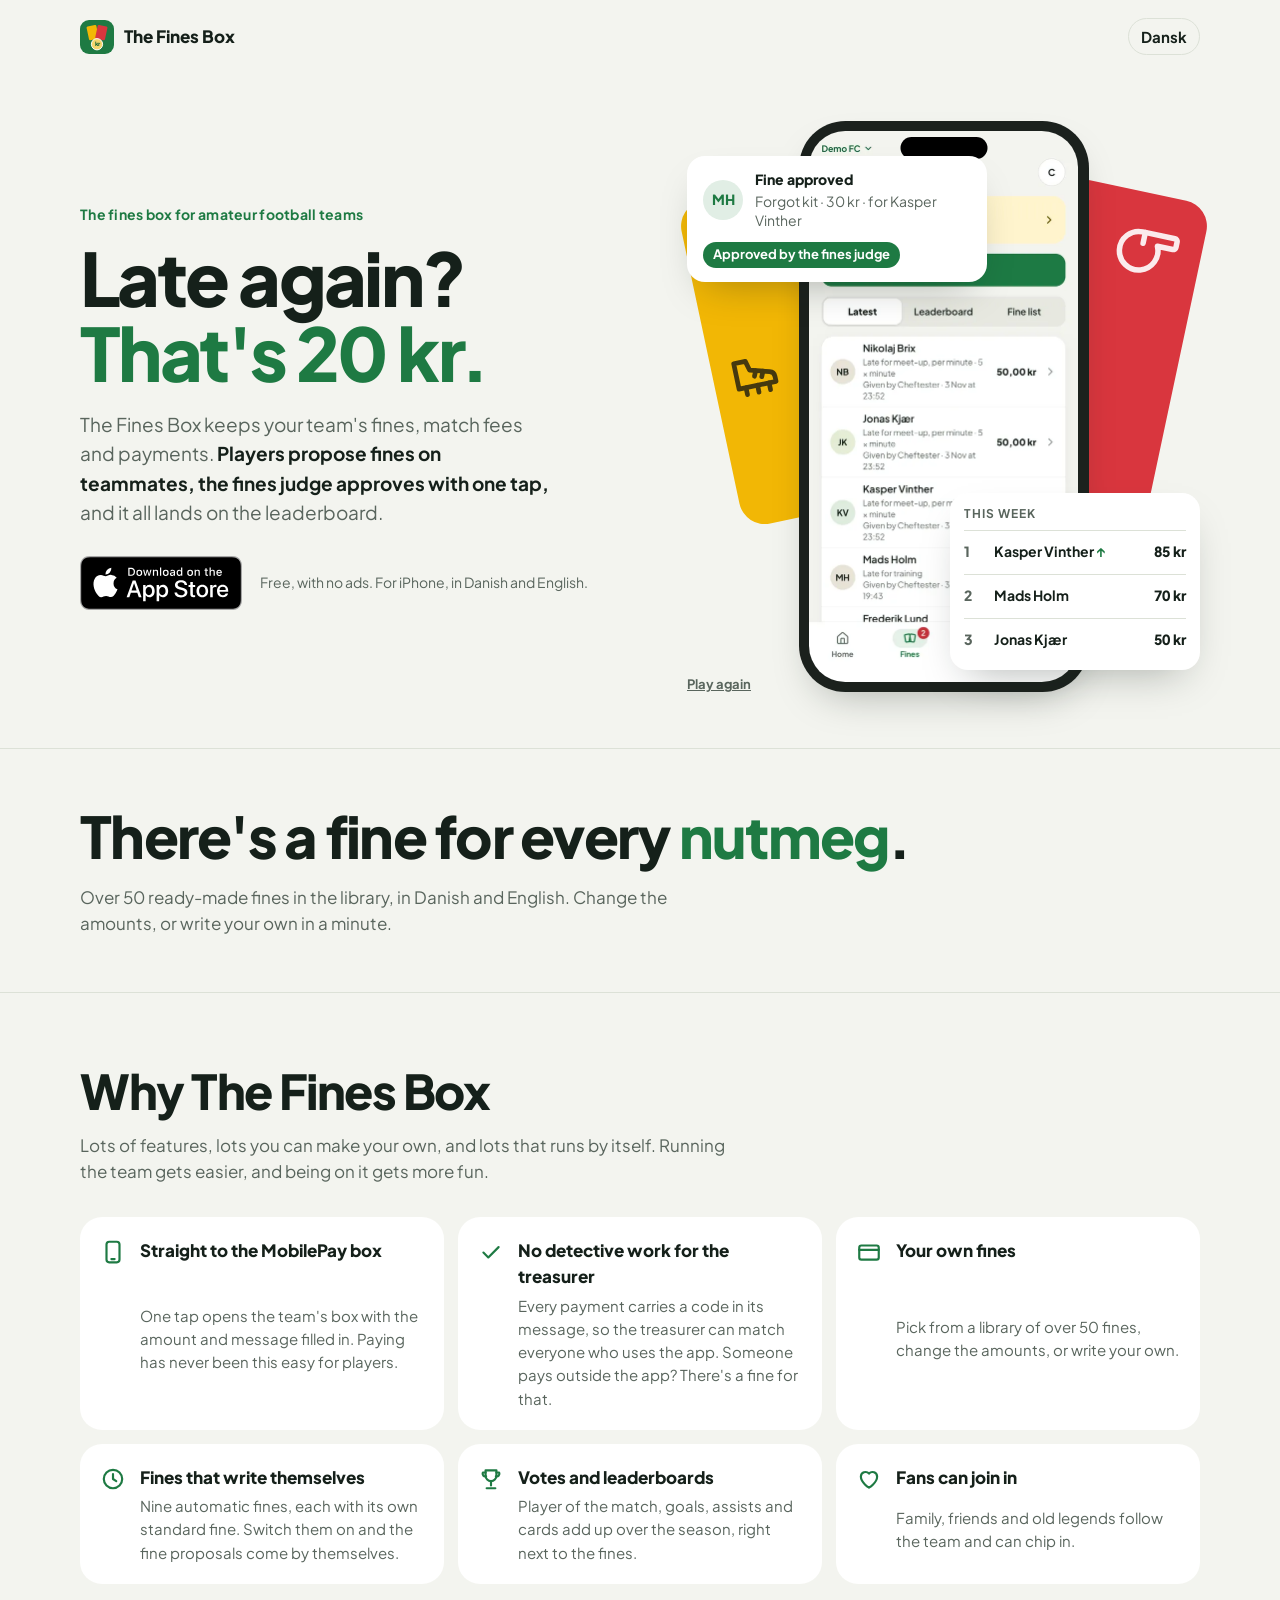
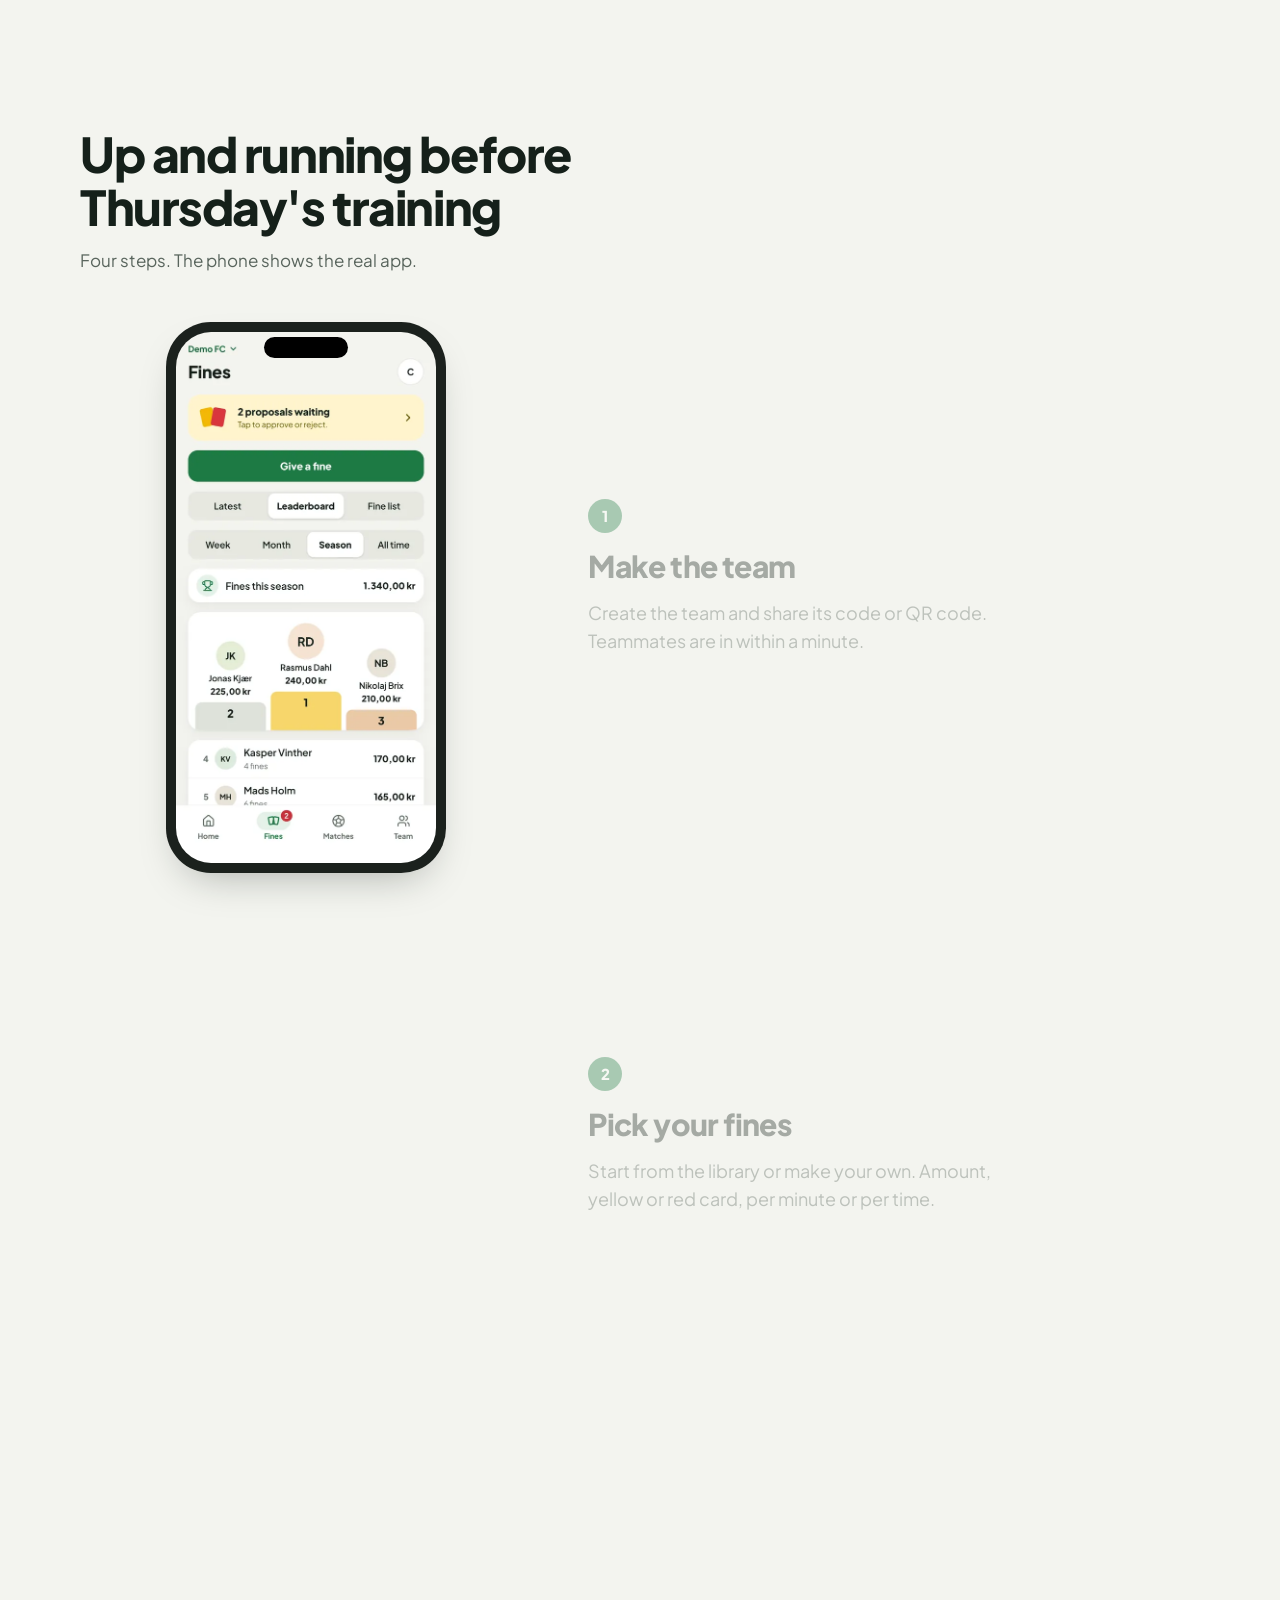
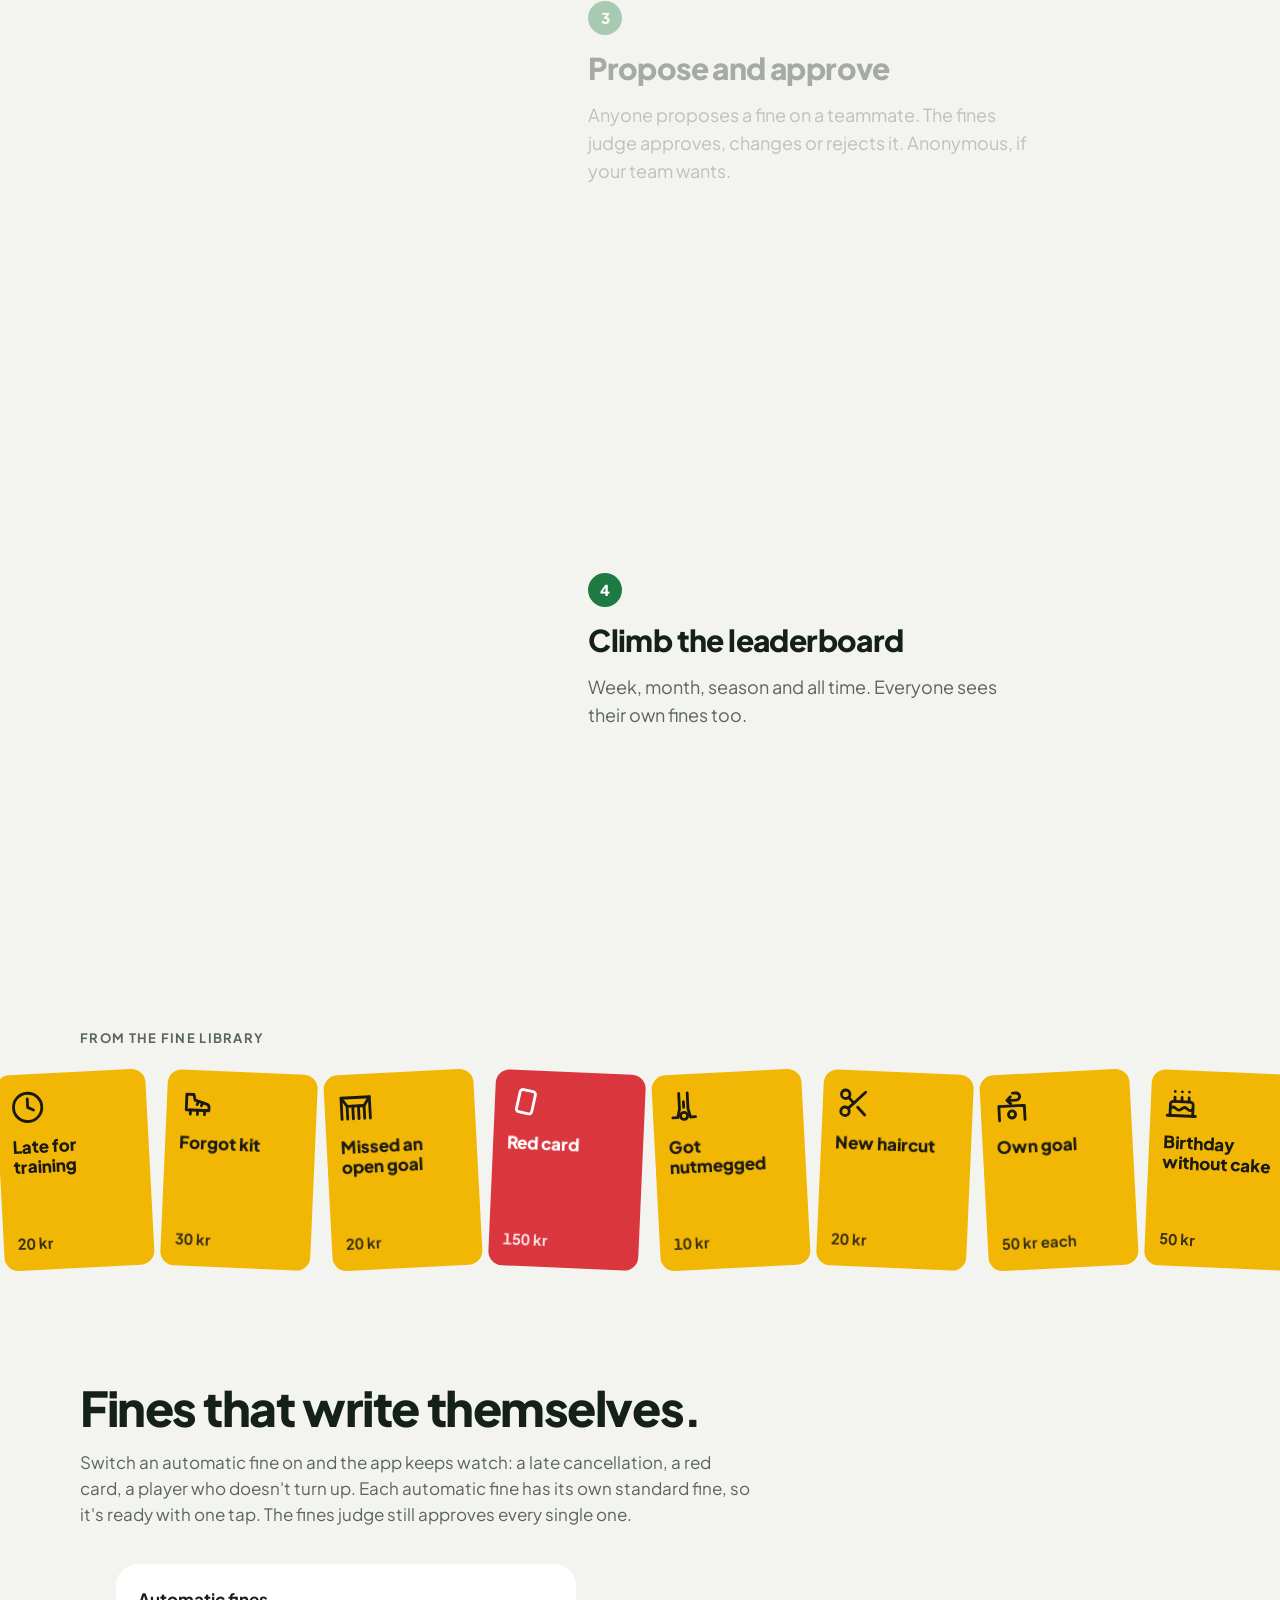
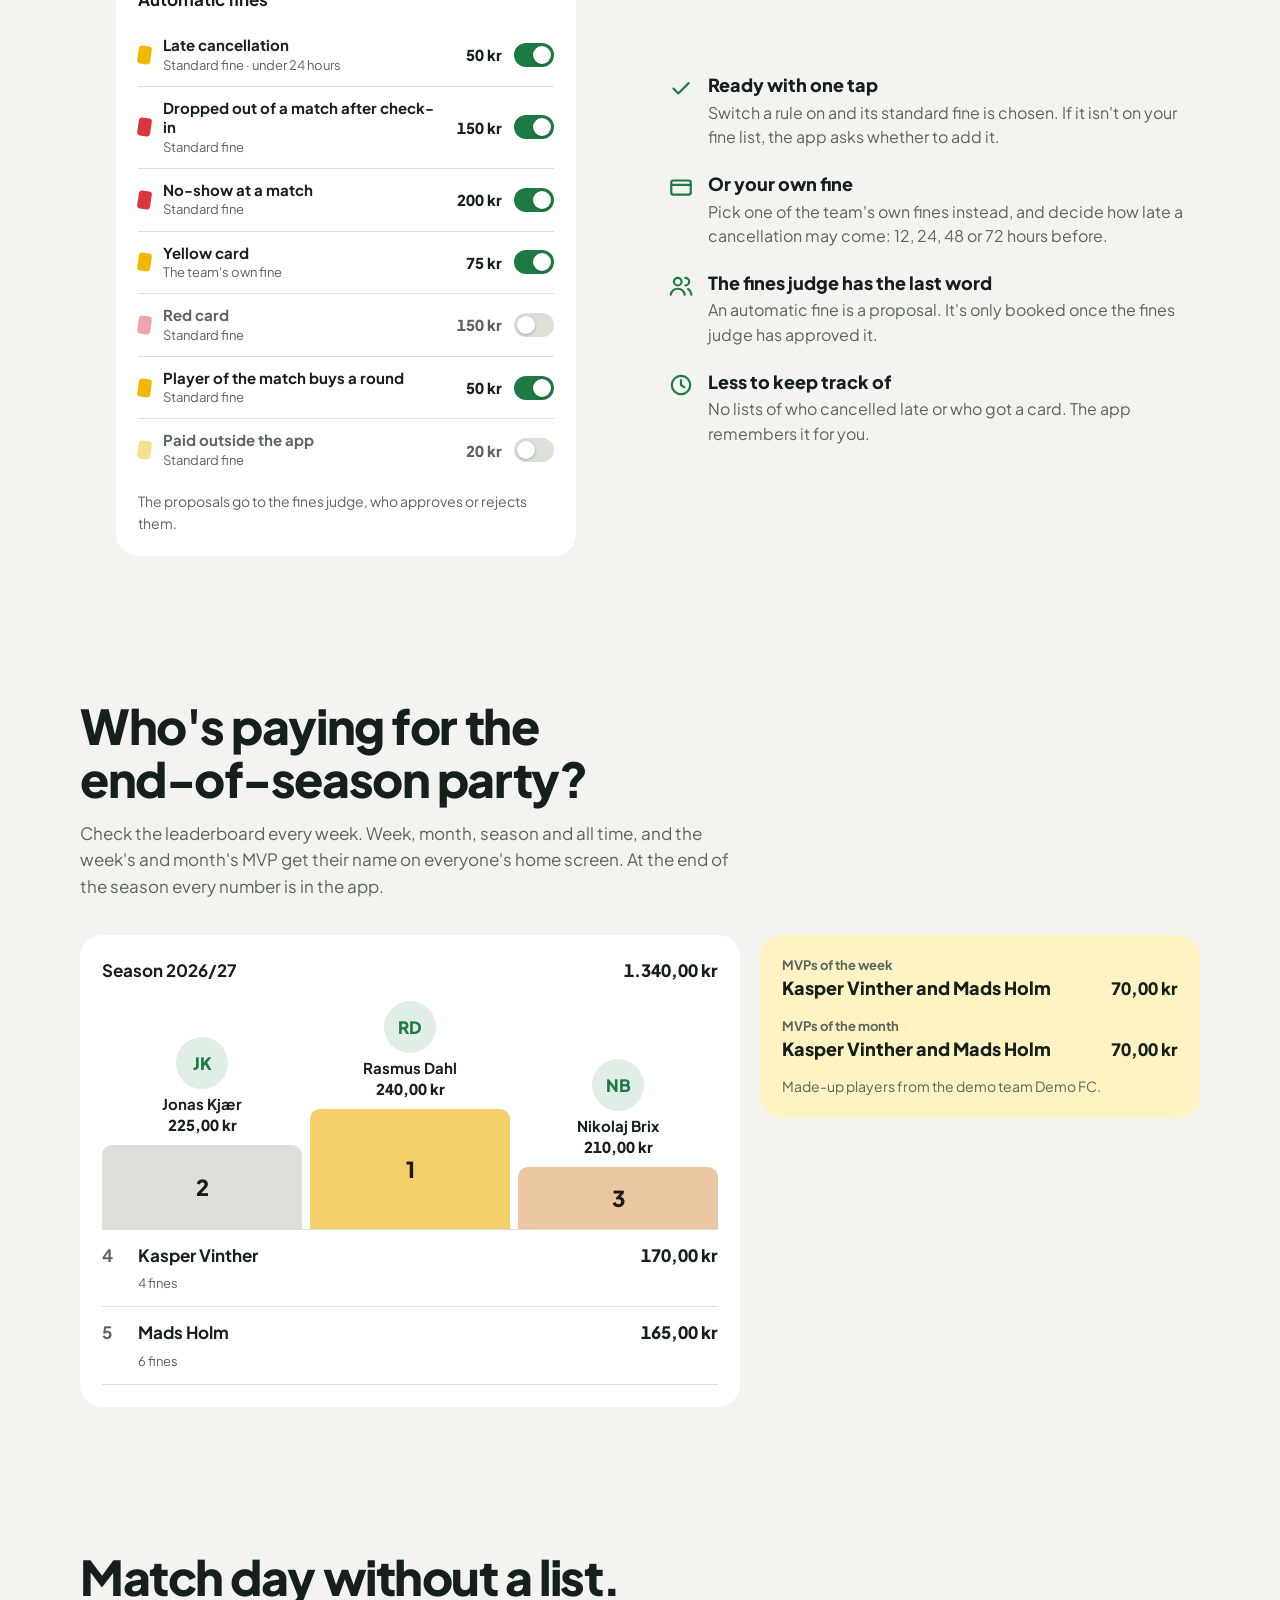
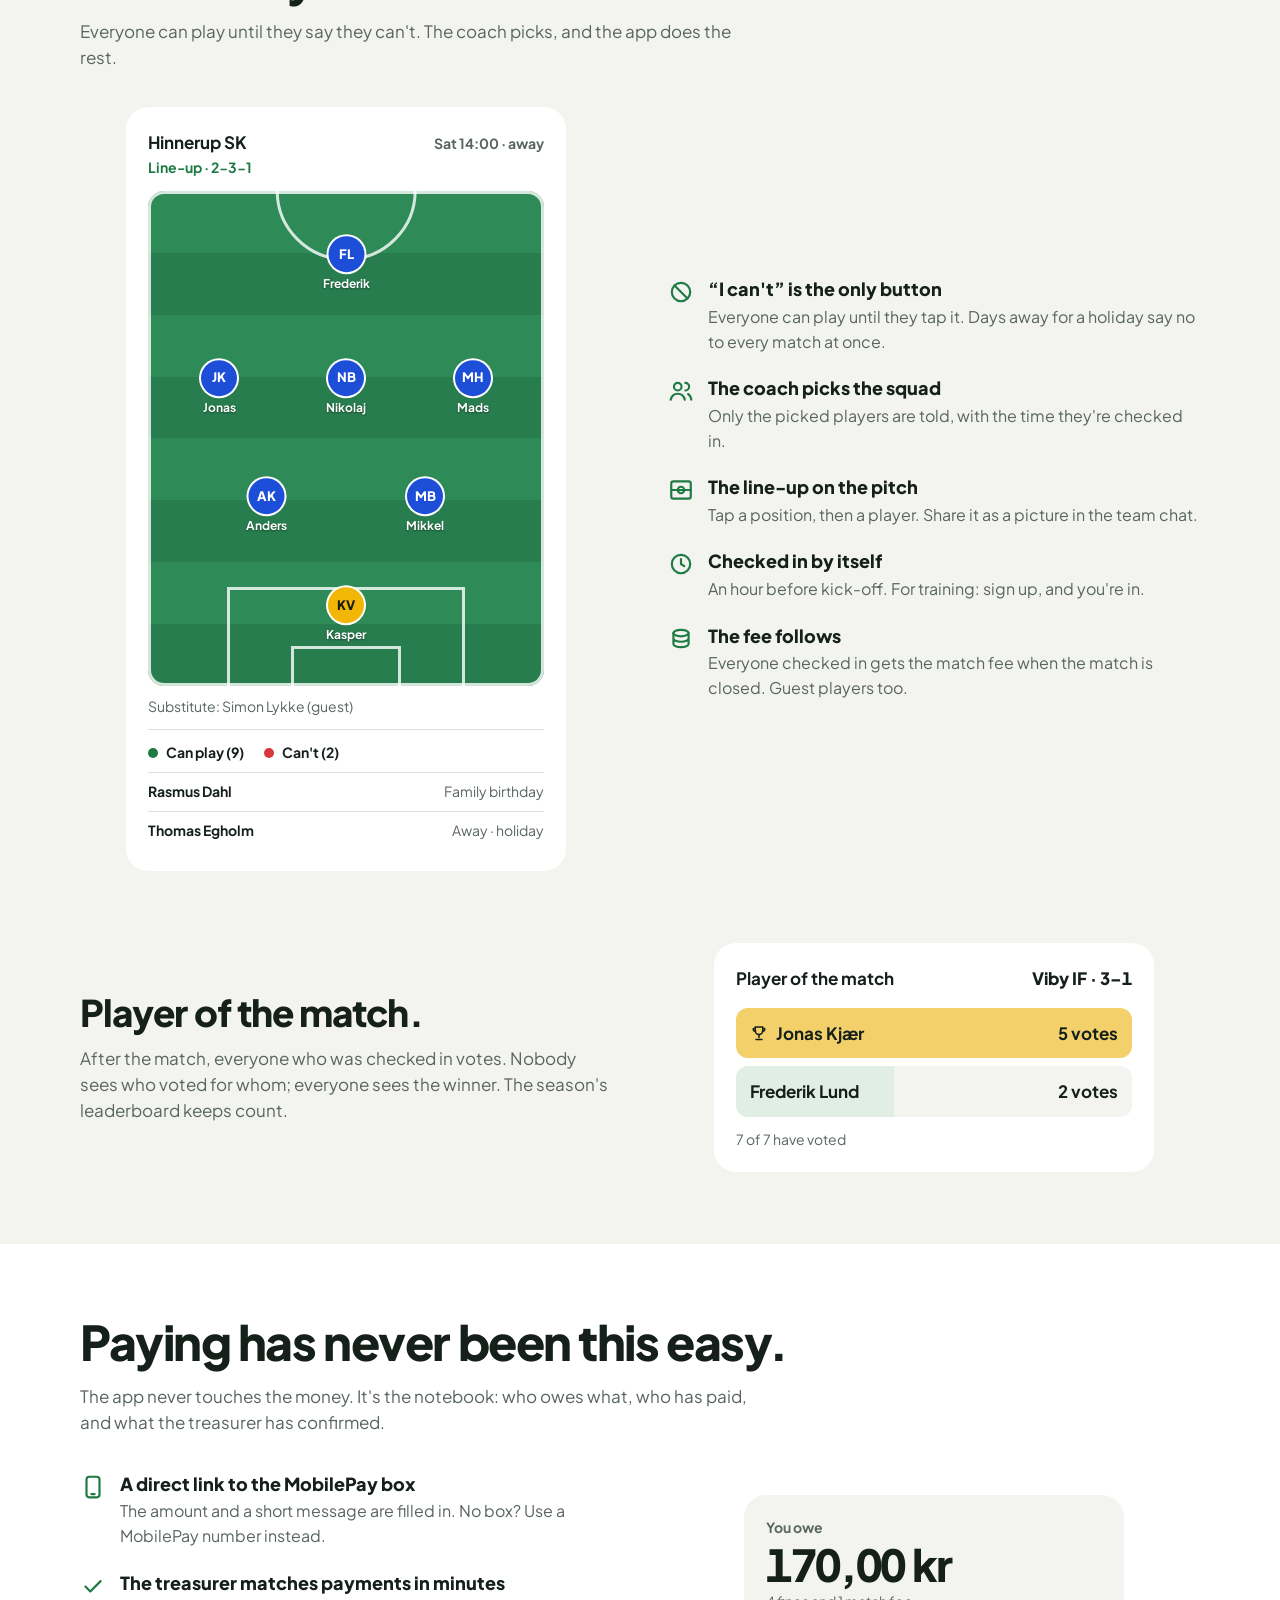
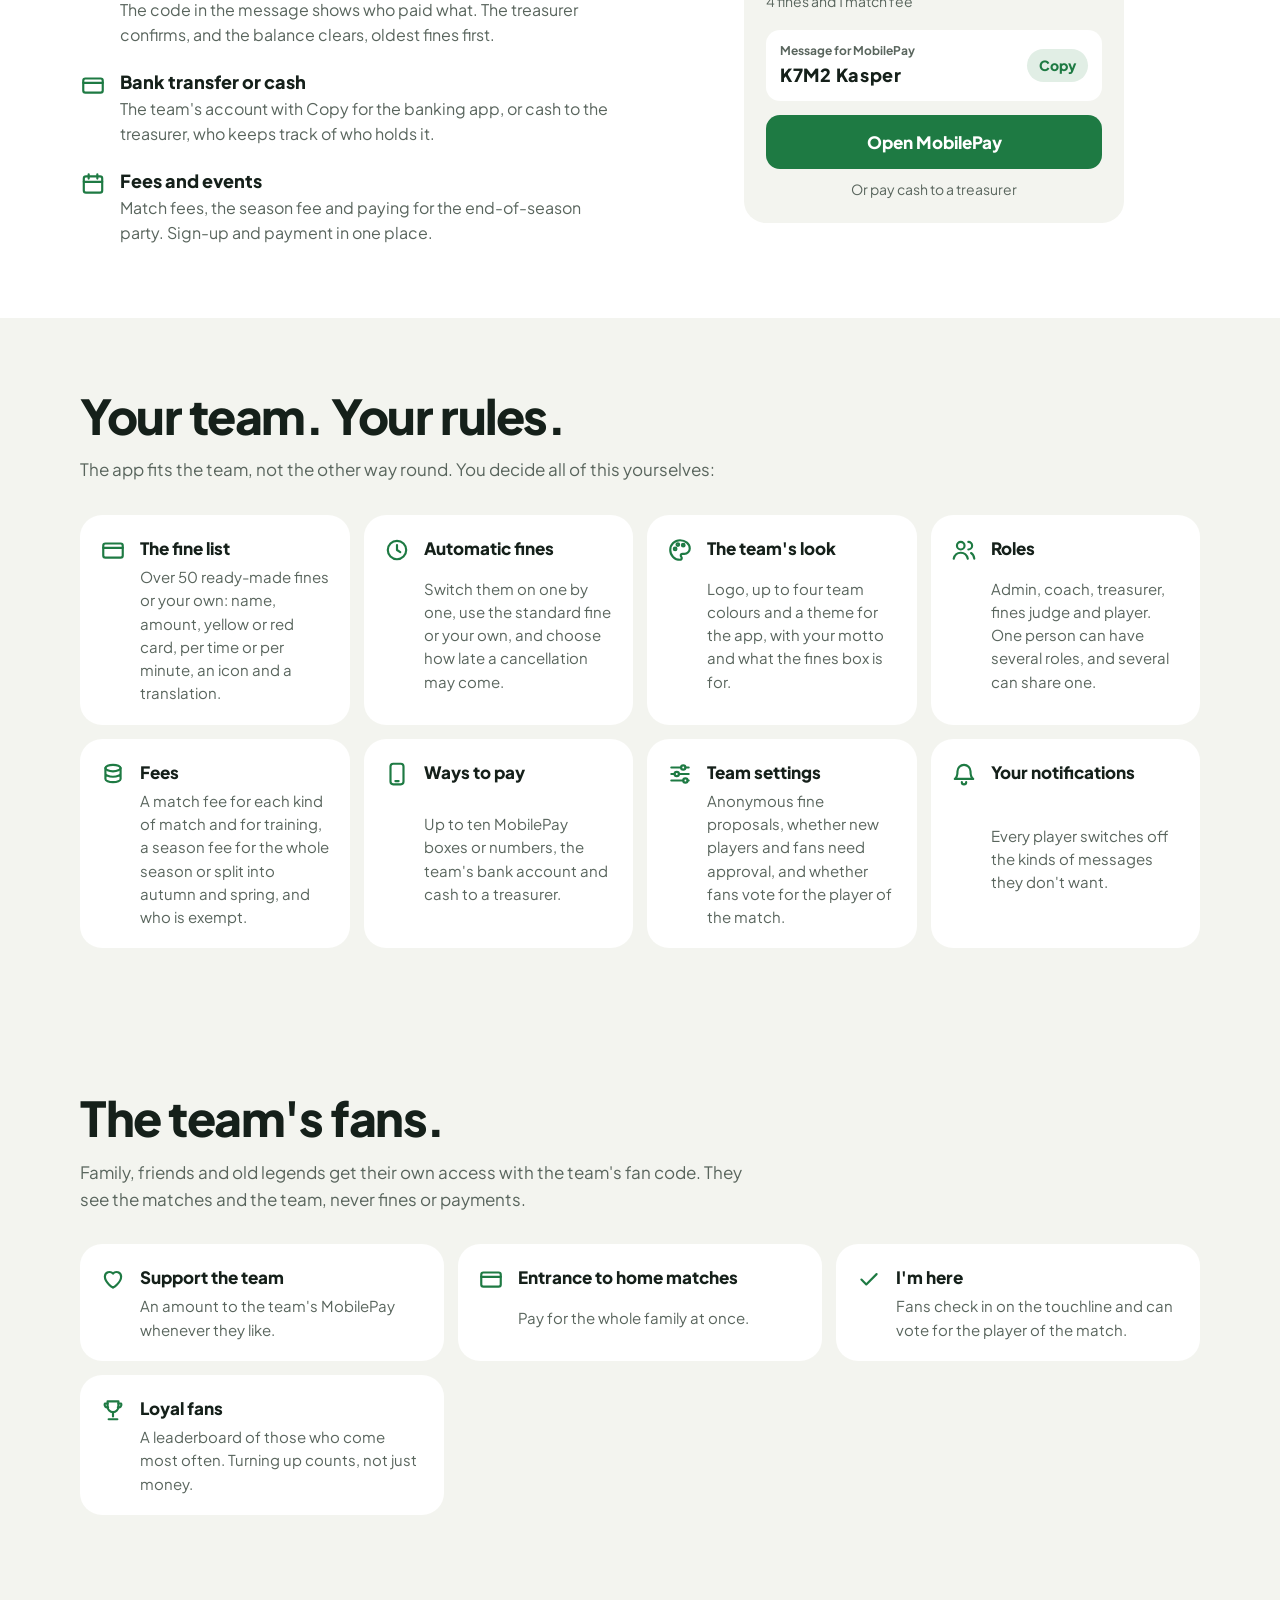
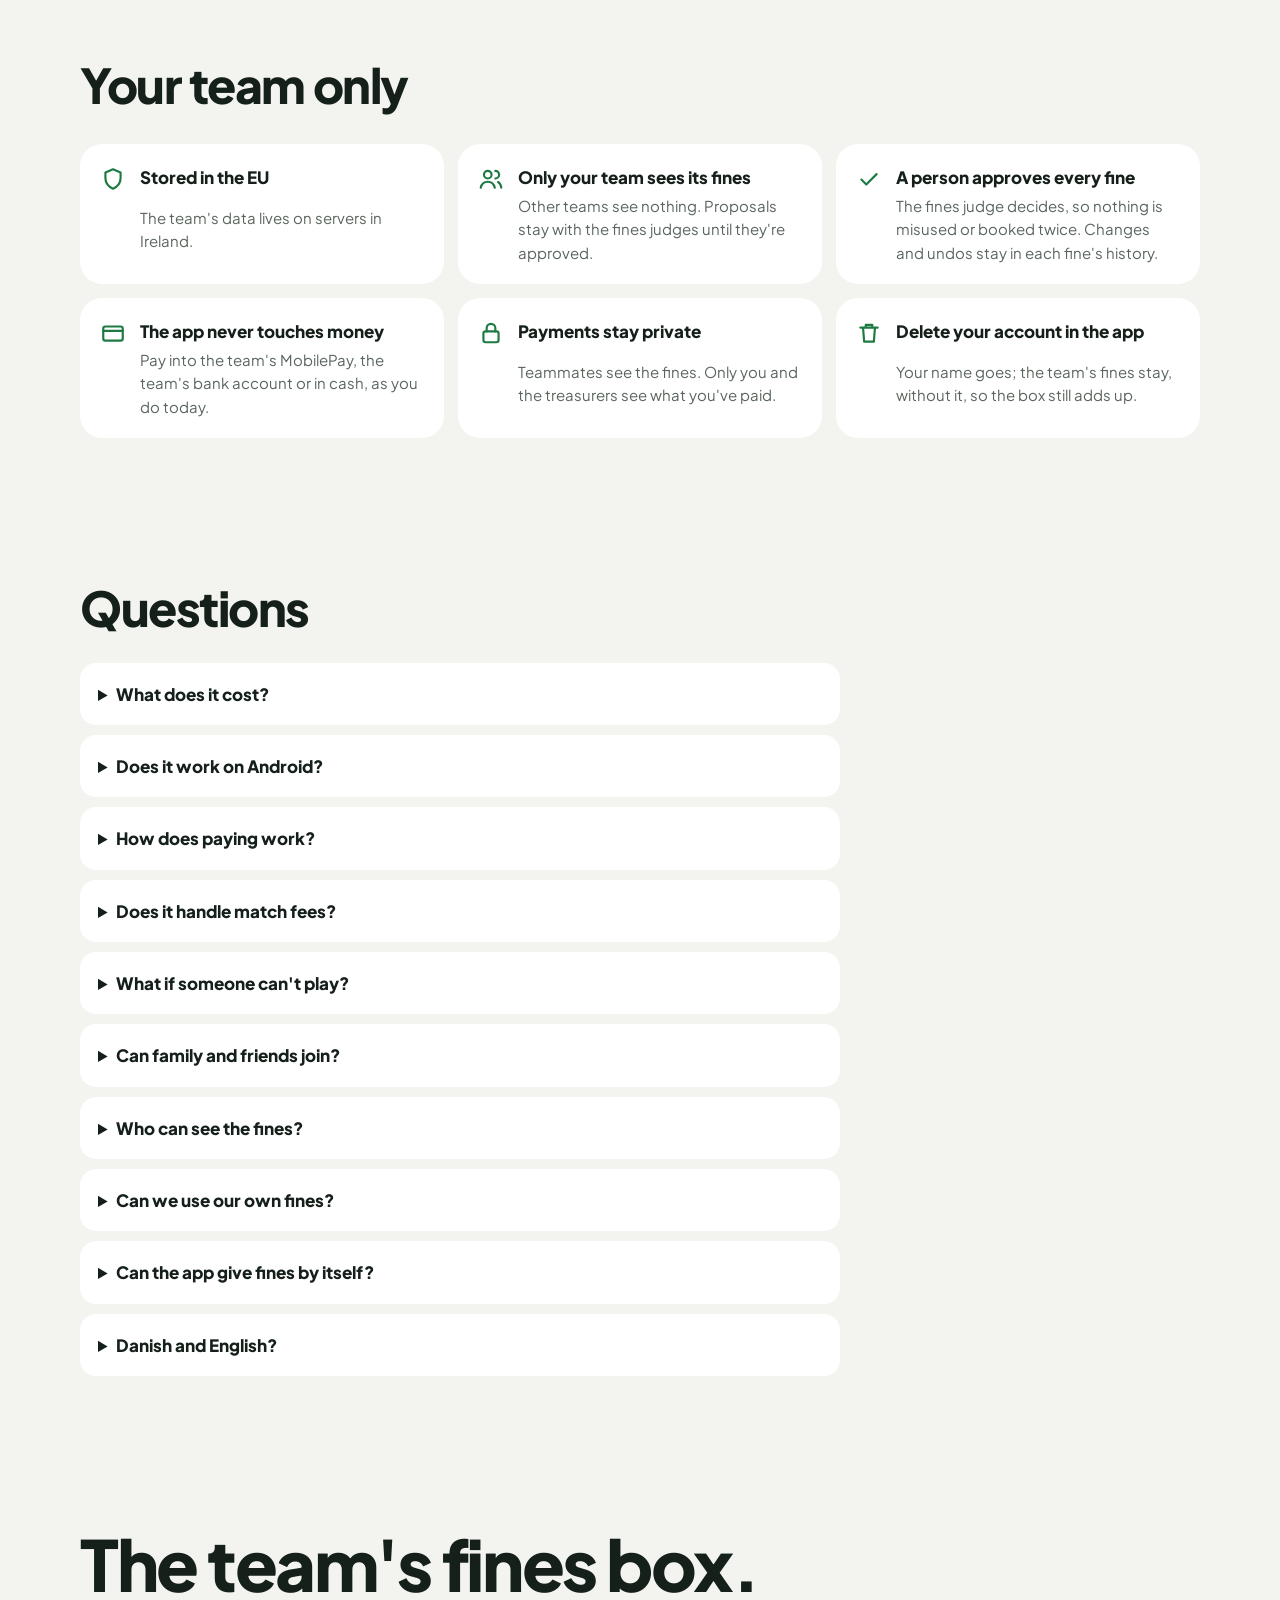
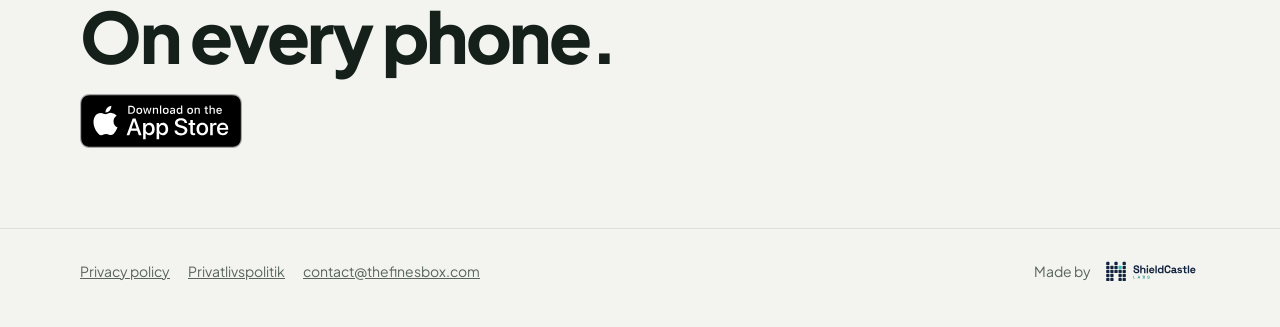
<file: index.html>
<!doctype html>
<html lang="en">
<head>
<meta charset="utf-8">
<meta name="viewport" content="width=device-width, initial-scale=1">
<title>The Fines Box · Fines and match fees for amateur football teams</title>
<meta name="description" content="Fines, match fees, squads and line-ups for amateur football teams. Players propose fines, the fines judge approves, and it all lands on the leaderboard. For iPhone, in Danish and English.">
<link rel="canonical" href="https://thefinesbox.com/">
<link rel="alternate" hreflang="en" href="https://thefinesbox.com/">
<link rel="alternate" hreflang="da" href="https://thefinesbox.com/da/">
<link rel="alternate" hreflang="x-default" href="https://thefinesbox.com/">
<meta property="og:type" content="website">
<meta property="og:url" content="https://thefinesbox.com/">
<meta property="og:title" content="The Fines Box: late again? That's 20 kr.">
<meta property="og:description" content="Fines, match fees, squads and line-ups for amateur football teams. Players propose fines, the fines judge approves, and it all lands on the leaderboard. For iPhone, in Danish and English.">
<meta property="og:image" content="https://thefinesbox.com/og-en.jpg">
<meta property="og:image:width" content="1200">
<meta property="og:image:height" content="630">
<meta property="og:image:alt" content="The Fines Box: a yellow and a red card next to the app's list of the latest fines.">
<meta property="og:locale" content="en_GB">
<meta property="og:site_name" content="The Fines Box">
<meta name="twitter:card" content="summary_large_image">
<meta name="theme-color" content="#F3F4EF">
<link rel="icon" href="/favicon.png">
<link rel="apple-touch-icon" href="/apple-touch-icon.png">
<link rel="preload" as="font" type="font/woff2" href="/fonts/plus-jakarta-sans-800.woff2" crossorigin>
<link rel="preload" as="font" type="font/woff2" href="/fonts/plus-jakarta-sans-400.woff2" crossorigin>
<link rel="stylesheet" href="/site.css">
<link rel="preload" as="image" href="/img/en-fines-latest.webp">
</head>
<body>

<header class="nav">
  <div class="wrap">
    <a class="brand" href="/"><svg viewBox="0 0 1024 1024" aria-hidden="true"><rect width="1024" height="1024" fill="#1E7A43"/><rect x="232" y="170" width="300" height="420" rx="36" fill="#F2B705" transform="rotate(-12 382 380)"/><rect x="492" y="170" width="300" height="420" rx="36" fill="#D9363E" transform="rotate(12 642 380)"/><circle cx="512" cy="730" r="170" fill="#F6D66B" stroke="#FFFFFF" stroke-width="28"/><text x="512" y="792" text-anchor="middle" font-family="Plus Jakarta Sans, sans-serif" font-weight="800" font-size="176" fill="#186636">kr</text></svg><span>The Fines Box</span></a>
    <a class="lang" href="/da/" hreflang="da" lang="da">Dansk</a>
  </div>
</header>

<main>
  <section class="hero">
    <div class="wrap">
      <div>
        <p class="eyebrow">The fines box for amateur football teams</p>
        <h1>Late again? <em>That's 20 kr.</em></h1>
        <p class="lede">The Fines Box keeps your team's fines, match fees and payments. <strong>Players propose fines on teammates, the fines judge approves with one tap,</strong> and it all lands on the leaderboard.</p>
        <div class="hero-actions">
          <a class="store" href="https://apps.apple.com/dk/app/id6829148710"><img src="/img/app-store-badge-en.svg" height="54" alt="Download on the App Store"></a>
          <span class="small">Free, with no ads. For iPhone, in Danish and English.</span>
        </div>
      </div>

      <div class="stage" role="group" aria-label="A proposed fine is approved and the week's leaderboard changes">
        <div class="deco-cards" aria-hidden="true"><span class="y"><svg viewBox="0 0 24 24" fill="none" stroke="currentColor" stroke-width="2" stroke-linecap="round" stroke-linejoin="round" aria-hidden="true"><path d="M4 6h5l1 4 8.2 2.4a2.5 2.5 0 0 1 1.8 2.4V17H4z"/><path d="M7 17v3"/><path d="M12 17v3"/><path d="M17 17v3"/><path d="m12.5 10.8-1 2.2"/><path d="m15.5 11.6-1 2.2"/></svg></span><span class="r"><svg viewBox="0 0 24 24" fill="none" stroke="currentColor" stroke-width="2" stroke-linecap="round" stroke-linejoin="round" aria-hidden="true"><path d="M10 6v4"/><path d="M21 6a1 1 0 0 1 1 1v2a1 1 0 0 1-1 1h-5.675A7 7 0 1 1 9 6z"/></svg></span></div>
        <figure class="phone"><img src="/img/en-fines-latest.webp" width="540" height="1103" alt="The app's Latest tab: the newest fines with who got them, the fine and the amount."></figure>
        <div class="notice" id="notice" aria-live="polite">
          <span class="av" aria-hidden="true">MH</span>
          <span class="t" id="notice-title">Mads Holm proposed a fine</span>
          <span class="d">Forgot kit · 30 kr · for Kasper Vinther</span>
          <span class="status" id="notice-status">Waiting for the fines judge</span>
        </div>
        <div class="mini">
          <p class="mini-title">This week</p>
          <ol id="mini">
            <li data-id="mh" style="--pos:0"><span class="rank">1</span><span class="who">Mads Holm</span><span class="amt">70 kr</span></li>
            <li data-id="jk" style="--pos:1"><span class="rank">2</span><span class="who">Jonas Kjær</span><span class="amt">50 kr</span></li>
            <li data-id="kv" style="--pos:2"><span class="rank">3</span><span class="who">Kasper Vinther</span><span class="amt">40 kr</span></li>
          </ol>
        </div>
        <button class="replay" type="button" id="replay">Play again</button>
      </div>
    </div>
  </section>

  <section class="rotator">
    <div class="wrap">
      <h2>There's a fine for every <span class="word" id="word">missed open goal</span>.</h2>
      <p>Over 50 ready-made fines in the library, in Danish and English. Change the amounts, or write your own in a minute.</p>
    </div>
  </section>

  <section class="section" aria-labelledby="why">
    <div class="wrap">
      <h2 id="why">Why The Fines Box</h2>
      <p class="intro">Lots of features, lots you can make your own, and lots that runs by itself. Running the team gets easier, and being on it gets more fun.</p>
      <div class="trust-grid">
        <div class="tile"><svg viewBox="0 0 24 24" fill="none" stroke="currentColor" stroke-width="2" stroke-linecap="round" stroke-linejoin="round" aria-hidden="true"><rect x="6" y="2.5" width="12" height="19" rx="2.5"/><path d="M10.5 18.5h3"/></svg><b>Straight to the MobilePay box</b><p>One tap opens the team's box with the amount and message filled in. Paying has never been this easy for players.</p></div>
        <div class="tile"><svg viewBox="0 0 24 24" fill="none" stroke="currentColor" stroke-width="2" stroke-linecap="round" stroke-linejoin="round" aria-hidden="true"><path d="M5 12.5l4.5 4.5L19 7.5"/></svg><b>No detective work for the treasurer</b><p>Every payment carries a code in its message, so the treasurer can match everyone who uses the app. Someone pays outside the app? There's a fine for that.</p></div>
        <div class="tile"><svg viewBox="0 0 24 24" fill="none" stroke="currentColor" stroke-width="2" stroke-linecap="round" stroke-linejoin="round" aria-hidden="true"><rect x="3" y="6" width="18" height="13" rx="2"/><path d="M3 10h18"/></svg><b>Your own fines</b><p>Pick from a library of over 50 fines, change the amounts, or write your own.</p></div>
        <div class="tile"><svg viewBox="0 0 24 24" fill="none" stroke="currentColor" stroke-width="2" stroke-linecap="round" stroke-linejoin="round" aria-hidden="true"><circle cx="12" cy="12" r="8.5"/><path d="M12 7.5V12l3 2"/></svg><b>Fines that write themselves</b><p>Nine automatic fines, each with its own standard fine. Switch them on and the fine proposals come by themselves.</p></div>
        <div class="tile"><svg viewBox="0 0 24 24" fill="none" stroke="currentColor" stroke-width="2" stroke-linecap="round" stroke-linejoin="round" aria-hidden="true"><path d="M7 4h10v5a5 5 0 0 1-10 0z"/><path d="M7 6H4.5a2.5 2.5 0 0 0 3 3.5M17 6h2.5a2.5 2.5 0 0 1-3 3.5M12 14v4M8 20.5h8"/></svg><b>Votes and leaderboards</b><p>Player of the match, goals, assists and cards add up over the season, right next to the fines.</p></div>
        <div class="tile"><svg viewBox="0 0 24 24" fill="none" stroke="currentColor" stroke-width="2" stroke-linecap="round" stroke-linejoin="round" aria-hidden="true"><path d="M12 20s-7.5-4.6-7.5-10.2A4.3 4.3 0 0 1 12 7a4.3 4.3 0 0 1 7.5 2.8C19.5 15.4 12 20 12 20z"/></svg><b>Fans can join in</b><p>Family, friends and old legends follow the team and can chip in.</p></div>
      </div>
    </div>
  </section>

  <section class="section how" aria-labelledby="how">
    <div class="wrap">
      <h2 id="how">Up and running before Thursday's training</h2>
      <p class="intro">Four steps. The phone shows the real app.</p>
      <div class="how-grid">
        <div class="how-phone" aria-hidden="true">
          <figure class="phone">
            <img src="/img/en-home.webp" width="540" height="1103" alt="" data-screen="0" class="active">
            <img src="/img/en-fines-fine-list.webp" width="540" height="1103" alt="" data-screen="1" loading="lazy">
            <img src="/img/en-give-fine-step1-players.webp" width="540" height="1103" alt="" data-screen="2" loading="lazy">
            <img src="/img/en-fines-leaderboard.webp" width="540" height="1103" alt="" data-screen="3" loading="lazy">
          </figure>
        </div>
        <ol class="steps-row">
          <li class="step active" data-step="0">
            <span class="n">1</span>
            <h3>Make the team</h3>
            <p>Create the team and share its code or QR code. Teammates are in within a minute.</p>
            <figure class="phone step-phone"><img src="/img/en-home.webp" width="540" height="1103" alt="Home: the team Demo FC, your roles, your fines this season and the week's fines kings." loading="lazy"></figure>
          </li>
          <li class="step" data-step="1">
            <span class="n">2</span>
            <h3>Pick your fines</h3>
            <p>Start from the library or make your own. Amount, yellow or red card, per minute or per time.</p>
            <figure class="phone step-phone"><img src="/img/en-fines-fine-list.webp" width="540" height="1103" alt="The team's fine list with amounts and yellow cards." loading="lazy"></figure>
          </li>
          <li class="step" data-step="2">
            <span class="n">3</span>
            <h3>Propose and approve</h3>
            <p>Anyone proposes a fine on a teammate. The fines judge approves, changes or rejects it. Anonymous, if your team wants.</p>
            <figure class="phone step-phone"><img src="/img/en-give-fine-step1-players.webp" width="540" height="1103" alt="Give a fine: three teammates chosen." loading="lazy"></figure>
          </li>
          <li class="step" data-step="3">
            <span class="n">4</span>
            <h3>Climb the leaderboard</h3>
            <p>Week, month, season and all time. Everyone sees their own fines too.</p>
            <figure class="phone step-phone"><img src="/img/en-fines-leaderboard.webp" width="540" height="1103" alt="The season's leaderboard with a podium." loading="lazy"></figure>
          </li>
        </ol>
      </div>
    </div>
  </section>

  <section class="band" aria-label="From the fine library">
    <div class="wrap"><p class="band-label">From the fine library</p></div>
    <div class="band-track">
      <div class="fcard"><svg viewBox="0 0 24 24" fill="none" stroke="currentColor" stroke-width="2" stroke-linecap="round" stroke-linejoin="round" aria-hidden="true"><circle cx="12" cy="12" r="10"/><path d="M12 6v6l4 2"/></svg><b>Late for training</b><span>20 kr</span></div><div class="fcard"><svg viewBox="0 0 24 24" fill="none" stroke="currentColor" stroke-width="2" stroke-linecap="round" stroke-linejoin="round" aria-hidden="true"><path d="M4 6h5l1 4 8.2 2.4a2.5 2.5 0 0 1 1.8 2.4V17H4z"/><path d="M7 17v3"/><path d="M12 17v3"/><path d="M17 17v3"/><path d="m12.5 10.8-1 2.2"/><path d="m15.5 11.6-1 2.2"/></svg><b>Forgot kit</b><span>30 kr</span></div><div class="fcard"><svg viewBox="0 0 24 24" fill="none" stroke="currentColor" stroke-width="2" stroke-linecap="round" stroke-linejoin="round" aria-hidden="true"><path d="M2 20V5h20v15"/><path d="M6 20v-9h12v9"/><path d="m2 5 4 6"/><path d="m22 5-4 6"/><path d="M10 11v9"/><path d="M14 11v9"/></svg><b>Missed an open goal</b><span>20 kr</span></div><div class="fcard red"><svg viewBox="0 0 24 24" fill="none" stroke="currentColor" stroke-width="2" stroke-linecap="round" stroke-linejoin="round" aria-hidden="true"><rect x="6.5" y="3" width="11" height="16" rx="2" transform="rotate(10 12 11)"/></svg><b>Red card</b><span>150 kr</span></div><div class="fcard"><svg viewBox="0 0 24 24" fill="none" stroke="currentColor" stroke-width="2" stroke-linecap="round" stroke-linejoin="round" aria-hidden="true"><path d="M9 2v11l-1.5 6H4"/><path d="M15 2v11l1.5 6H20"/><circle cx="12" cy="18" r="2.5"/><path d="M12 8v4"/></svg><b>Got nutmegged</b><span>10 kr</span></div><div class="fcard"><svg viewBox="0 0 24 24" fill="none" stroke="currentColor" stroke-width="2" stroke-linecap="round" stroke-linejoin="round" aria-hidden="true"><circle cx="6" cy="6" r="3"/><path d="M8.12 8.12 12 12"/><path d="M20 4 8.12 15.88"/><circle cx="6" cy="18" r="3"/><path d="M14.8 14.8 20 20"/></svg><b>New haircut</b><span>20 kr</span></div><div class="fcard"><svg viewBox="0 0 24 24" fill="none" stroke="currentColor" stroke-width="2" stroke-linecap="round" stroke-linejoin="round" aria-hidden="true"><path d="M3 21V11h18v10"/><circle cx="12" cy="17" r="2.5"/><path d="M9 7h6.5a2.5 2.5 0 0 0 0-5H13"/><path d="m11.5 4.5-2.5 2.5 2.5 2.5"/></svg><b>Own goal</b><span>50 kr each</span></div><div class="fcard"><svg viewBox="0 0 24 24" fill="none" stroke="currentColor" stroke-width="2" stroke-linecap="round" stroke-linejoin="round" aria-hidden="true"><path d="M20 21v-8a2 2 0 0 0-2-2H6a2 2 0 0 0-2 2v8"/><path d="M4 16s.5-1 2-1 2.5 2 4 2 2.5-2 4-2 2.5 2 4 2 2-1 2-1"/><path d="M2 21h20"/><path d="M7 8v3"/><path d="M12 8v3"/><path d="M17 8v3"/><path d="M7 4h.01"/><path d="M12 4h.01"/><path d="M17 4h.01"/></svg><b>Birthday without cake</b><span>50 kr</span></div><div class="fcard"><svg viewBox="0 0 24 24" fill="none" stroke="currentColor" stroke-width="2" stroke-linecap="round" stroke-linejoin="round" aria-hidden="true"><rect width="14" height="20" x="5" y="2" rx="2" ry="2"/><path d="M12 18h.01"/></svg><b>Phone rang during the team talk</b><span>25 kr</span></div><div class="fcard red"><svg viewBox="0 0 24 24" fill="none" stroke="currentColor" stroke-width="2" stroke-linecap="round" stroke-linejoin="round" aria-hidden="true"><path d="M16 21v-2a4 4 0 0 0-4-4H6a4 4 0 0 0-4 4v2"/><circle cx="9" cy="7" r="4"/><path d="m17 8 5 5"/><path d="m22 8-5 5"/></svg><b>No-show at a match</b><span>200 kr</span></div><div class="fcard"><svg viewBox="0 0 24 24" fill="none" stroke="currentColor" stroke-width="2" stroke-linecap="round" stroke-linejoin="round" aria-hidden="true"><rect width="14" height="20" x="5" y="2" rx="2" ry="2"/><path d="M12 18h.01"/></svg><b>Hasn't installed the app</b><span>20 kr</span></div><div class="fcard"><svg viewBox="0 0 24 24" fill="none" stroke="currentColor" stroke-width="2" stroke-linecap="round" stroke-linejoin="round" aria-hidden="true"><path d="M9 18.12 10 14H4.17a2 2 0 0 1-1.92-2.56l2.33-8A2 2 0 0 1 6.5 2H20a2 2 0 0 1 2 2v8a2 2 0 0 1-2 2h-2.76a2 2 0 0 0-1.79 1.11L12 22a3.13 3.13 0 0 1-3-3.88Z"/><path d="M17 14V2"/></svg><b>Complained about being subbed off</b><span>25 kr</span></div><div class="fcard"><svg viewBox="0 0 24 24" fill="none" stroke="currentColor" stroke-width="2" stroke-linecap="round" stroke-linejoin="round" aria-hidden="true"><path d="M10 2h4"/><path d="m12 14 3-3"/><circle cx="12" cy="14" r="8"/></svg><b>Late for meet-up</b><span>5 kr per minute</span></div><div class="fcard"><svg viewBox="0 0 24 24" fill="none" stroke="currentColor" stroke-width="2" stroke-linecap="round" stroke-linejoin="round" aria-hidden="true"><circle cx="12" cy="12" r="10"/><path d="m12 7 4.5 3.3-1.7 5.2H9.2l-1.7-5.2z"/><path d="M12 2v5"/><path d="m21.5 9.5-5 .8"/><path d="m18 20.5-3.2-5"/><path d="m6 20.5 3.2-5"/><path d="m2.5 9.5 5 .8"/></svg><b>Hit the coach with the ball</b><span>20 kr</span></div><div class="fcard"><svg viewBox="0 0 24 24" fill="none" stroke="currentColor" stroke-width="2" stroke-linecap="round" stroke-linejoin="round" aria-hidden="true"><path d="M12 18V5"/><path d="M15 13a4.17 4.17 0 0 1-3-4 4.17 4.17 0 0 1-3 4"/><path d="M17.707 6.294A3 3 0 1 0 12 5a3 3 0 1 0-5.707 1.294"/><path d="M17.996 5.125a4 4 0 0 1 2.526 5.77"/><path d="M18 18a4 4 0 0 0 2-7.465"/><path d="M19.967 17.482a4 4 0 1 1-7.967.517 4 4 0 1 1-7.967-.517"/><path d="M6 18a4 4 0 0 1-2-7.465"/><path d="M6.004 5.125a4 4 0 0 0-2.526 5.77"/></svg><b>Forgot a teammate's name</b><span>10 kr</span></div>
      <div class="fcard" aria-hidden="true"><svg viewBox="0 0 24 24" fill="none" stroke="currentColor" stroke-width="2" stroke-linecap="round" stroke-linejoin="round" aria-hidden="true"><circle cx="12" cy="12" r="10"/><path d="M12 6v6l4 2"/></svg><b>Late for training</b><span>20 kr</span></div><div class="fcard" aria-hidden="true"><svg viewBox="0 0 24 24" fill="none" stroke="currentColor" stroke-width="2" stroke-linecap="round" stroke-linejoin="round" aria-hidden="true"><path d="M4 6h5l1 4 8.2 2.4a2.5 2.5 0 0 1 1.8 2.4V17H4z"/><path d="M7 17v3"/><path d="M12 17v3"/><path d="M17 17v3"/><path d="m12.5 10.8-1 2.2"/><path d="m15.5 11.6-1 2.2"/></svg><b>Forgot kit</b><span>30 kr</span></div><div class="fcard" aria-hidden="true"><svg viewBox="0 0 24 24" fill="none" stroke="currentColor" stroke-width="2" stroke-linecap="round" stroke-linejoin="round" aria-hidden="true"><path d="M2 20V5h20v15"/><path d="M6 20v-9h12v9"/><path d="m2 5 4 6"/><path d="m22 5-4 6"/><path d="M10 11v9"/><path d="M14 11v9"/></svg><b>Missed an open goal</b><span>20 kr</span></div><div class="fcard red" aria-hidden="true"><svg viewBox="0 0 24 24" fill="none" stroke="currentColor" stroke-width="2" stroke-linecap="round" stroke-linejoin="round" aria-hidden="true"><rect x="6.5" y="3" width="11" height="16" rx="2" transform="rotate(10 12 11)"/></svg><b>Red card</b><span>150 kr</span></div><div class="fcard" aria-hidden="true"><svg viewBox="0 0 24 24" fill="none" stroke="currentColor" stroke-width="2" stroke-linecap="round" stroke-linejoin="round" aria-hidden="true"><path d="M9 2v11l-1.5 6H4"/><path d="M15 2v11l1.5 6H20"/><circle cx="12" cy="18" r="2.5"/><path d="M12 8v4"/></svg><b>Got nutmegged</b><span>10 kr</span></div><div class="fcard" aria-hidden="true"><svg viewBox="0 0 24 24" fill="none" stroke="currentColor" stroke-width="2" stroke-linecap="round" stroke-linejoin="round" aria-hidden="true"><circle cx="6" cy="6" r="3"/><path d="M8.12 8.12 12 12"/><path d="M20 4 8.12 15.88"/><circle cx="6" cy="18" r="3"/><path d="M14.8 14.8 20 20"/></svg><b>New haircut</b><span>20 kr</span></div><div class="fcard" aria-hidden="true"><svg viewBox="0 0 24 24" fill="none" stroke="currentColor" stroke-width="2" stroke-linecap="round" stroke-linejoin="round" aria-hidden="true"><path d="M3 21V11h18v10"/><circle cx="12" cy="17" r="2.5"/><path d="M9 7h6.5a2.5 2.5 0 0 0 0-5H13"/><path d="m11.5 4.5-2.5 2.5 2.5 2.5"/></svg><b>Own goal</b><span>50 kr each</span></div><div class="fcard" aria-hidden="true"><svg viewBox="0 0 24 24" fill="none" stroke="currentColor" stroke-width="2" stroke-linecap="round" stroke-linejoin="round" aria-hidden="true"><path d="M20 21v-8a2 2 0 0 0-2-2H6a2 2 0 0 0-2 2v8"/><path d="M4 16s.5-1 2-1 2.5 2 4 2 2.5-2 4-2 2.5 2 4 2 2-1 2-1"/><path d="M2 21h20"/><path d="M7 8v3"/><path d="M12 8v3"/><path d="M17 8v3"/><path d="M7 4h.01"/><path d="M12 4h.01"/><path d="M17 4h.01"/></svg><b>Birthday without cake</b><span>50 kr</span></div><div class="fcard" aria-hidden="true"><svg viewBox="0 0 24 24" fill="none" stroke="currentColor" stroke-width="2" stroke-linecap="round" stroke-linejoin="round" aria-hidden="true"><rect width="14" height="20" x="5" y="2" rx="2" ry="2"/><path d="M12 18h.01"/></svg><b>Phone rang during the team talk</b><span>25 kr</span></div><div class="fcard red" aria-hidden="true"><svg viewBox="0 0 24 24" fill="none" stroke="currentColor" stroke-width="2" stroke-linecap="round" stroke-linejoin="round" aria-hidden="true"><path d="M16 21v-2a4 4 0 0 0-4-4H6a4 4 0 0 0-4 4v2"/><circle cx="9" cy="7" r="4"/><path d="m17 8 5 5"/><path d="m22 8-5 5"/></svg><b>No-show at a match</b><span>200 kr</span></div><div class="fcard" aria-hidden="true"><svg viewBox="0 0 24 24" fill="none" stroke="currentColor" stroke-width="2" stroke-linecap="round" stroke-linejoin="round" aria-hidden="true"><rect width="14" height="20" x="5" y="2" rx="2" ry="2"/><path d="M12 18h.01"/></svg><b>Hasn't installed the app</b><span>20 kr</span></div><div class="fcard" aria-hidden="true"><svg viewBox="0 0 24 24" fill="none" stroke="currentColor" stroke-width="2" stroke-linecap="round" stroke-linejoin="round" aria-hidden="true"><path d="M9 18.12 10 14H4.17a2 2 0 0 1-1.92-2.56l2.33-8A2 2 0 0 1 6.5 2H20a2 2 0 0 1 2 2v8a2 2 0 0 1-2 2h-2.76a2 2 0 0 0-1.79 1.11L12 22a3.13 3.13 0 0 1-3-3.88Z"/><path d="M17 14V2"/></svg><b>Complained about being subbed off</b><span>25 kr</span></div><div class="fcard" aria-hidden="true"><svg viewBox="0 0 24 24" fill="none" stroke="currentColor" stroke-width="2" stroke-linecap="round" stroke-linejoin="round" aria-hidden="true"><path d="M10 2h4"/><path d="m12 14 3-3"/><circle cx="12" cy="14" r="8"/></svg><b>Late for meet-up</b><span>5 kr per minute</span></div><div class="fcard" aria-hidden="true"><svg viewBox="0 0 24 24" fill="none" stroke="currentColor" stroke-width="2" stroke-linecap="round" stroke-linejoin="round" aria-hidden="true"><circle cx="12" cy="12" r="10"/><path d="m12 7 4.5 3.3-1.7 5.2H9.2l-1.7-5.2z"/><path d="M12 2v5"/><path d="m21.5 9.5-5 .8"/><path d="m18 20.5-3.2-5"/><path d="m6 20.5 3.2-5"/><path d="m2.5 9.5 5 .8"/></svg><b>Hit the coach with the ball</b><span>20 kr</span></div><div class="fcard" aria-hidden="true"><svg viewBox="0 0 24 24" fill="none" stroke="currentColor" stroke-width="2" stroke-linecap="round" stroke-linejoin="round" aria-hidden="true"><path d="M12 18V5"/><path d="M15 13a4.17 4.17 0 0 1-3-4 4.17 4.17 0 0 1-3 4"/><path d="M17.707 6.294A3 3 0 1 0 12 5a3 3 0 1 0-5.707 1.294"/><path d="M17.996 5.125a4 4 0 0 1 2.526 5.77"/><path d="M18 18a4 4 0 0 0 2-7.465"/><path d="M19.967 17.482a4 4 0 1 1-7.967.517 4 4 0 1 1-7.967-.517"/><path d="M6 18a4 4 0 0 1-2-7.465"/><path d="M6.004 5.125a4 4 0 0 0-2.526 5.77"/></svg><b>Forgot a teammate's name</b><span>10 kr</span></div>
    </div>
  </section>

  <section class="section" id="automatic-fines" aria-labelledby="auto">
    <div class="wrap">
      <h2 id="auto">Fines that write themselves.</h2>
      <p class="intro">Switch an automatic fine on and the app keeps watch: a late cancellation, a red card, a player who doesn't turn up. Each automatic fine has its own standard fine, so it's ready with one tap. The fines judge still approves every single one.</p>
      <div class="feature-grid">
        <div class="panel autocard" role="img" aria-label="Automatic fines: seven rules, each with its fine and amount. Five are on, and Yellow card uses the team's own fine.">
          <div class="panel-head"><span>Automatic fines</span></div>
          <ul>
            <li><i class="c"></i><span class="rule"><b>Late cancellation</b><small>Standard fine · under 24 hours</small></span><span class="amt num">50 kr</span><span class="sw on"></span></li>
            <li><i class="c r"></i><span class="rule"><b>Dropped out of a match after check-in</b><small>Standard fine</small></span><span class="amt num">150 kr</span><span class="sw on"></span></li>
            <li><i class="c r"></i><span class="rule"><b>No-show at a match</b><small>Standard fine</small></span><span class="amt num">200 kr</span><span class="sw on"></span></li>
            <li><i class="c"></i><span class="rule"><b>Yellow card</b><small>The team's own fine</small></span><span class="amt num">75 kr</span><span class="sw on"></span></li>
            <li class="off"><i class="c r"></i><span class="rule"><b>Red card</b><small>Standard fine</small></span><span class="amt num">150 kr</span><span class="sw"></span></li>
            <li><i class="c"></i><span class="rule"><b>Player of the match buys a round</b><small>Standard fine</small></span><span class="amt num">50 kr</span><span class="sw on"></span></li>
            <li class="off"><i class="c"></i><span class="rule"><b>Paid outside the app</b><small>Standard fine</small></span><span class="amt num">20 kr</span><span class="sw"></span></li>
          </ul>
          <p class="small">The proposals go to the fines judge, who approves or rejects them.</p>
        </div>
        <ul class="feats">
          <li><svg viewBox="0 0 24 24" fill="none" stroke="currentColor" stroke-width="2" stroke-linecap="round" stroke-linejoin="round" aria-hidden="true"><path d="M5 12.5l4.5 4.5L19 7.5"/></svg><b>Ready with one tap</b><p>Switch a rule on and its standard fine is chosen. If it isn't on your fine list, the app asks whether to add it.</p></li>
          <li><svg viewBox="0 0 24 24" fill="none" stroke="currentColor" stroke-width="2" stroke-linecap="round" stroke-linejoin="round" aria-hidden="true"><rect x="3" y="6" width="18" height="13" rx="2"/><path d="M3 10h18"/></svg><b>Or your own fine</b><p>Pick one of the team's own fines instead, and decide how late a cancellation may come: 12, 24, 48 or 72 hours before.</p></li>
          <li><svg viewBox="0 0 24 24" fill="none" stroke="currentColor" stroke-width="2" stroke-linecap="round" stroke-linejoin="round" aria-hidden="true"><circle cx="9" cy="8" r="3.5"/><path d="M2.5 20c.8-3.5 3.3-5.5 6.5-5.5s5.7 2 6.5 5.5"/><path d="M16 4.5a3.5 3.5 0 0 1 0 7M18.5 14.8c1.6.9 2.6 2.6 3 5.2"/></svg><b>The fines judge has the last word</b><p>An automatic fine is a proposal. It's only booked once the fines judge has approved it.</p></li>
          <li><svg viewBox="0 0 24 24" fill="none" stroke="currentColor" stroke-width="2" stroke-linecap="round" stroke-linejoin="round" aria-hidden="true"><circle cx="12" cy="12" r="8.5"/><path d="M12 7.5V12l3 2"/></svg><b>Less to keep track of</b><p>No lists of who cancelled late or who got a card. The app remembers it for you.</p></li>
        </ul>
      </div>
    </div>
  </section>

  <section class="section" aria-labelledby="lb">
    <div class="wrap">
      <h2 id="lb">Who's paying for the end-of-season party?</h2>
      <p class="intro">Check the leaderboard every week. Week, month, season and all time, and the week's and month's MVP get their name on everyone's home screen. At the end of the season every number is in the app.</p>
      <div class="board-grid">
        <div class="panel">
          <div class="panel-head"><span>Season 2026/27</span><span class="num">1.340,00 kr</span></div>
          <div class="podium">
            <div class="pod p2"><div class="av" aria-hidden="true">JK</div><div class="name">Jonas Kjær</div><div class="amt">225,00 kr</div><div class="block" aria-hidden="true">2</div></div>
            <div class="pod p1"><div class="av" aria-hidden="true">RD</div><div class="name">Rasmus Dahl</div><div class="amt">240,00 kr</div><div class="block" aria-hidden="true">1</div></div>
            <div class="pod p3"><div class="av" aria-hidden="true">NB</div><div class="name">Nikolaj Brix</div><div class="amt">210,00 kr</div><div class="block" aria-hidden="true">3</div></div>
          </div>
          <ol class="rest">
            <li value="4"><span class="rank" aria-hidden="true">4</span><span class="who"><b>Kasper Vinther</b><span>4 fines</span></span><span class="amt">170,00 kr</span></li>
            <li value="5"><span class="rank" aria-hidden="true">5</span><span class="who"><b>Mads Holm</b><span>6 fines</span></span><span class="amt">165,00 kr</span></li>
          </ol>
        </div>
        <div class="kings">
          <div class="k"><span><small>MVPs of the week</small><b>Kasper Vinther and Mads Holm</b></span><span class="num">70,00 kr</span></div>
          <div class="k"><span><small>MVPs of the month</small><b>Kasper Vinther and Mads Holm</b></span><span class="num">70,00 kr</span></div>
          <p class="small">Made-up players from the demo team Demo FC.</p>
        </div>
      </div>
    </div>
  </section>

  <section class="section" id="match-day" aria-labelledby="md">
    <div class="wrap">
      <h2 id="md">Match day without a list.</h2>
      <p class="intro">Everyone can play until they say they can't. The coach picks, and the app does the rest.</p>
      <div class="feature-grid">
        <div class="panel matchcard" role="img" aria-label="A coming match against Hinnerup SK: the line-up 2-3-1 on the pitch, and two players who can't come.">
          <div class="panel-head"><span>Hinnerup SK</span><span class="when">Sat 14:00 · away</span></div>
          <p class="shape">Line-up · 2-3-1</p>
          <div class="pitch">
            <span class="box"></span><span class="spot"></span>
            <span class="pl" style="left:50%;top:86%"><i class="gk">KV</i>Kasper</span>
            <span class="pl" style="left:30%;top:64%"><i>AK</i>Anders</span>
            <span class="pl" style="left:70%;top:64%"><i>MB</i>Mikkel</span>
            <span class="pl" style="left:18%;top:40%"><i>JK</i>Jonas</span>
            <span class="pl" style="left:50%;top:40%"><i>NB</i>Nikolaj</span>
            <span class="pl" style="left:82%;top:40%"><i>MH</i>Mads</span>
            <span class="pl" style="left:50%;top:15%"><i>FL</i>Frederik</span>
          </div>
          <p class="bench">Substitute: Simon Lykke (guest)</p>
          <div class="avail">
            <p><span class="dot ok"></span>Can play (9)</p>
            <p><span class="dot no"></span>Can't (2)</p>
            <ul>
              <li><b>Rasmus Dahl</b><span>Family birthday</span></li>
              <li><b>Thomas Egholm</b><span>Away · holiday</span></li>
            </ul>
          </div>
        </div>
        <ul class="feats">
          <li><svg viewBox="0 0 24 24" fill="none" stroke="currentColor" stroke-width="2" stroke-linecap="round" stroke-linejoin="round" aria-hidden="true"><circle cx="12" cy="12" r="8.5"/><path d="M6 6l12 12"/></svg><b>“I can't” is the only button</b><p>Everyone can play until they tap it. Days away for a holiday say no to every match at once.</p></li>
          <li><svg viewBox="0 0 24 24" fill="none" stroke="currentColor" stroke-width="2" stroke-linecap="round" stroke-linejoin="round" aria-hidden="true"><circle cx="9" cy="8" r="3.5"/><path d="M2.5 20c.8-3.5 3.3-5.5 6.5-5.5s5.7 2 6.5 5.5"/><path d="M16 4.5a3.5 3.5 0 0 1 0 7M18.5 14.8c1.6.9 2.6 2.6 3 5.2"/></svg><b>The coach picks the squad</b><p>Only the picked players are told, with the time they're checked in.</p></li>
          <li><svg viewBox="0 0 24 24" fill="none" stroke="currentColor" stroke-width="2" stroke-linecap="round" stroke-linejoin="round" aria-hidden="true"><rect x="3" y="4" width="18" height="16" rx="2"/><path d="M3 12h18"/><circle cx="12" cy="12" r="3"/></svg><b>The line-up on the pitch</b><p>Tap a position, then a player. Share it as a picture in the team chat.</p></li>
          <li><svg viewBox="0 0 24 24" fill="none" stroke="currentColor" stroke-width="2" stroke-linecap="round" stroke-linejoin="round" aria-hidden="true"><circle cx="12" cy="12" r="8.5"/><path d="M12 7.5V12l3 2"/></svg><b>Checked in by itself</b><p>An hour before kick-off. For training: sign up, and you're in.</p></li>
          <li><svg viewBox="0 0 24 24" fill="none" stroke="currentColor" stroke-width="2" stroke-linecap="round" stroke-linejoin="round" aria-hidden="true"><ellipse cx="12" cy="6.5" rx="7" ry="3"/><path d="M5 6.5v5c0 1.7 3.1 3 7 3s7-1.3 7-3v-5M5 11.5v5c0 1.7 3.1 3 7 3s7-1.3 7-3v-5"/></svg><b>The fee follows</b><p>Everyone checked in gets the match fee when the match is closed. Guest players too.</p></li>
        </ul>
      </div>

      <div class="motm-grid">
        <div>
          <h3>Player of the match.</h3>
          <p>After the match, everyone who was checked in votes. Nobody sees who voted for whom; everyone sees the winner. The season's leaderboard keeps count.</p>
        </div>
        <div class="panel motm" role="img" aria-label="Player of the match against Viby IF: Jonas Kjær with 5 votes, Frederik Lund with 2.">
          <div class="panel-head"><span>Player of the match</span><span class="num">Viby IF · 3–1</span></div>
          <ul>
            <li class="win"><span class="who"><svg viewBox="0 0 24 24" fill="none" stroke="currentColor" stroke-width="2" stroke-linecap="round" stroke-linejoin="round" aria-hidden="true"><path d="M7 4h10v5a5 5 0 0 1-10 0z"/><path d="M7 6H4.5a2.5 2.5 0 0 0 3 3.5M17 6h2.5a2.5 2.5 0 0 1-3 3.5M12 14v4M8 20.5h8"/></svg>Jonas Kjær</span><span class="num">5 votes</span><span class="bar" style="--w:100%"></span></li>
            <li><span class="who">Frederik Lund</span><span class="num">2 votes</span><span class="bar" style="--w:40%"></span></li>
          </ul>
          <p class="small">7 of 7 have voted</p>
        </div>
      </div>
    </div>
  </section>

  <section class="section money" aria-labelledby="money">
    <div class="wrap">
      <h2 id="money">Paying has never been this easy.</h2>
      <p class="intro">The app never touches the money. It's the notebook: who owes what, who has paid, and what the treasurer has confirmed.</p>
      <div class="feature-grid flip">
        <div class="panel paycard" role="img" aria-label="The Pay screen: you owe 170,00 kr, the message for MobilePay, and the Open MobilePay button.">
          <p class="owe">You owe</p>
          <p class="amount num">170,00 kr</p>
          <p class="small">4 fines and 1 match fee</p>
          <div class="ref"><span><small>Message for MobilePay</small><b>K7M2 Kasper</b></span><span class="copy">Copy</span></div>
          <p class="paybtn">Open MobilePay</p>
          <p class="small alt">Or pay cash to a treasurer</p>
        </div>
        <ul class="feats">
          <li><svg viewBox="0 0 24 24" fill="none" stroke="currentColor" stroke-width="2" stroke-linecap="round" stroke-linejoin="round" aria-hidden="true"><rect x="6" y="2.5" width="12" height="19" rx="2.5"/><path d="M10.5 18.5h3"/></svg><b>A direct link to the MobilePay box</b><p>The amount and a short message are filled in. No box? Use a MobilePay number instead.</p></li>
          <li><svg viewBox="0 0 24 24" fill="none" stroke="currentColor" stroke-width="2" stroke-linecap="round" stroke-linejoin="round" aria-hidden="true"><path d="M5 12.5l4.5 4.5L19 7.5"/></svg><b>The treasurer matches payments in minutes</b><p>The code in the message shows who paid what. The treasurer confirms, and the balance clears, oldest fines first.</p></li>
          <li><svg viewBox="0 0 24 24" fill="none" stroke="currentColor" stroke-width="2" stroke-linecap="round" stroke-linejoin="round" aria-hidden="true"><rect x="3" y="6" width="18" height="13" rx="2"/><path d="M3 10h18"/></svg><b>Bank transfer or cash</b><p>The team's account with Copy for the banking app, or cash to the treasurer, who keeps track of who holds it.</p></li>
          <li><svg viewBox="0 0 24 24" fill="none" stroke="currentColor" stroke-width="2" stroke-linecap="round" stroke-linejoin="round" aria-hidden="true"><rect x="3.5" y="5" width="17" height="15" rx="2"/><path d="M3.5 10h17M8 3v4M16 3v4"/></svg><b>Fees and events</b><p>Match fees, the season fee and paying for the end-of-season party. Sign-up and payment in one place.</p></li>
        </ul>
      </div>
    </div>
  </section>

  <section class="section" id="your-rules" aria-labelledby="custom">
    <div class="wrap">
      <h2 id="custom">Your team. Your rules.</h2>
      <p class="intro">The app fits the team, not the other way round. You decide all of this yourselves:</p>
      <div class="trust-grid custom-grid">
        <div class="tile"><svg viewBox="0 0 24 24" fill="none" stroke="currentColor" stroke-width="2" stroke-linecap="round" stroke-linejoin="round" aria-hidden="true"><rect x="3" y="6" width="18" height="13" rx="2"/><path d="M3 10h18"/></svg><b>The fine list</b><p>Over 50 ready-made fines or your own: name, amount, yellow or red card, per time or per minute, an icon and a translation.</p></div>
        <div class="tile"><svg viewBox="0 0 24 24" fill="none" stroke="currentColor" stroke-width="2" stroke-linecap="round" stroke-linejoin="round" aria-hidden="true"><circle cx="12" cy="12" r="8.5"/><path d="M12 7.5V12l3 2"/></svg><b>Automatic fines</b><p>Switch them on one by one, use the standard fine or your own, and choose how late a cancellation may come.</p></div>
        <div class="tile"><svg viewBox="0 0 24 24" fill="none" stroke="currentColor" stroke-width="2" stroke-linecap="round" stroke-linejoin="round" aria-hidden="true"><path d="M12 3a9 9 0 0 0 0 18c1 0 1.6-.8 1.6-1.6 0-.5-.2-.9-.5-1.2-.3-.3-.4-.7-.4-1.1 0-.9.7-1.6 1.6-1.6H16a5 5 0 0 0 5-5c0-4.1-4-7.5-9-7.5z"/><circle cx="7.5" cy="11" r="1.2"/><circle cx="10" cy="7" r="1.2"/><circle cx="15" cy="7.5" r="1.2"/></svg><b>The team's look</b><p>Logo, up to four team colours and a theme for the app, with your motto and what the fines box is for.</p></div>
        <div class="tile"><svg viewBox="0 0 24 24" fill="none" stroke="currentColor" stroke-width="2" stroke-linecap="round" stroke-linejoin="round" aria-hidden="true"><circle cx="9" cy="8" r="3.5"/><path d="M2.5 20c.8-3.5 3.3-5.5 6.5-5.5s5.7 2 6.5 5.5"/><path d="M16 4.5a3.5 3.5 0 0 1 0 7M18.5 14.8c1.6.9 2.6 2.6 3 5.2"/></svg><b>Roles</b><p>Admin, coach, treasurer, fines judge and player. One person can have several roles, and several can share one.</p></div>
        <div class="tile"><svg viewBox="0 0 24 24" fill="none" stroke="currentColor" stroke-width="2" stroke-linecap="round" stroke-linejoin="round" aria-hidden="true"><ellipse cx="12" cy="6.5" rx="7" ry="3"/><path d="M5 6.5v5c0 1.7 3.1 3 7 3s7-1.3 7-3v-5M5 11.5v5c0 1.7 3.1 3 7 3s7-1.3 7-3v-5"/></svg><b>Fees</b><p>A match fee for each kind of match and for training, a season fee for the whole season or split into autumn and spring, and who is exempt.</p></div>
        <div class="tile"><svg viewBox="0 0 24 24" fill="none" stroke="currentColor" stroke-width="2" stroke-linecap="round" stroke-linejoin="round" aria-hidden="true"><rect x="6" y="2.5" width="12" height="19" rx="2.5"/><path d="M10.5 18.5h3"/></svg><b>Ways to pay</b><p>Up to ten MobilePay boxes or numbers, the team's bank account and cash to a treasurer.</p></div>
        <div class="tile"><svg viewBox="0 0 24 24" fill="none" stroke="currentColor" stroke-width="2" stroke-linecap="round" stroke-linejoin="round" aria-hidden="true"><path d="M4 6h9M17 6h3M4 12h3M11 12h9M4 18h11M19 18h1"/><circle cx="15" cy="6" r="2"/><circle cx="9" cy="12" r="2"/><circle cx="17" cy="18" r="2"/></svg><b>Team settings</b><p>Anonymous fine proposals, whether new players and fans need approval, and whether fans vote for the player of the match.</p></div>
        <div class="tile"><svg viewBox="0 0 24 24" fill="none" stroke="currentColor" stroke-width="2" stroke-linecap="round" stroke-linejoin="round" aria-hidden="true"><path d="M6 9.5a6 6 0 0 1 12 0c0 5.5 2.5 7 2.5 7h-17S6 15 6 9.5z"/><path d="M10 19.5a2 2 0 0 0 4 0"/></svg><b>Your notifications</b><p>Every player switches off the kinds of messages they don't want.</p></div>
      </div>
    </div>
  </section>

  <section class="section" aria-labelledby="fans">
    <div class="wrap">
      <h2 id="fans">The team's fans.</h2>
      <p class="intro">Family, friends and old legends get their own access with the team's fan code. They see the matches and the team, never fines or payments.</p>
      <div class="trust-grid">
        <div class="tile"><svg viewBox="0 0 24 24" fill="none" stroke="currentColor" stroke-width="2" stroke-linecap="round" stroke-linejoin="round" aria-hidden="true"><path d="M12 20s-7.5-4.6-7.5-10.2A4.3 4.3 0 0 1 12 7a4.3 4.3 0 0 1 7.5 2.8C19.5 15.4 12 20 12 20z"/></svg><b>Support the team</b><p>An amount to the team's MobilePay whenever they like.</p></div>
        <div class="tile"><svg viewBox="0 0 24 24" fill="none" stroke="currentColor" stroke-width="2" stroke-linecap="round" stroke-linejoin="round" aria-hidden="true"><rect x="3" y="6" width="18" height="13" rx="2"/><path d="M3 10h18"/></svg><b>Entrance to home matches</b><p>Pay for the whole family at once.</p></div>
        <div class="tile"><svg viewBox="0 0 24 24" fill="none" stroke="currentColor" stroke-width="2" stroke-linecap="round" stroke-linejoin="round" aria-hidden="true"><path d="M5 12.5l4.5 4.5L19 7.5"/></svg><b>I'm here</b><p>Fans check in on the touchline and can vote for the player of the match.</p></div>
        <div class="tile"><svg viewBox="0 0 24 24" fill="none" stroke="currentColor" stroke-width="2" stroke-linecap="round" stroke-linejoin="round" aria-hidden="true"><path d="M7 4h10v5a5 5 0 0 1-10 0z"/><path d="M7 6H4.5a2.5 2.5 0 0 0 3 3.5M17 6h2.5a2.5 2.5 0 0 1-3 3.5M12 14v4M8 20.5h8"/></svg><b>Loyal fans</b><p>A leaderboard of those who come most often. Turning up counts, not just money.</p></div>
      </div>
    </div>
  </section>

  <section class="section" aria-labelledby="trust">
    <div class="wrap">
      <h2 id="trust">Your team only</h2>
      <div class="trust-grid">
        <div class="tile"><svg viewBox="0 0 24 24" fill="none" stroke="currentColor" stroke-width="2" stroke-linecap="round" stroke-linejoin="round" aria-hidden="true"><path d="M12 3l7 3v5c0 4.5-3 8-7 10-4-2-7-5.5-7-10V6z"/></svg><b>Stored in the EU</b><p>The team's data lives on servers in Ireland.</p></div>
        <div class="tile"><svg viewBox="0 0 24 24" fill="none" stroke="currentColor" stroke-width="2" stroke-linecap="round" stroke-linejoin="round" aria-hidden="true"><circle cx="9" cy="8" r="3.5"/><path d="M2.5 20c.8-3.5 3.3-5.5 6.5-5.5s5.7 2 6.5 5.5"/><path d="M16 4.5a3.5 3.5 0 0 1 0 7M18.5 14.8c1.6.9 2.6 2.6 3 5.2"/></svg><b>Only your team sees its fines</b><p>Other teams see nothing. Proposals stay with the fines judges until they're approved.</p></div>
        <div class="tile"><svg viewBox="0 0 24 24" fill="none" stroke="currentColor" stroke-width="2" stroke-linecap="round" stroke-linejoin="round" aria-hidden="true"><path d="M5 12.5l4.5 4.5L19 7.5"/></svg><b>A person approves every fine</b><p>The fines judge decides, so nothing is misused or booked twice. Changes and undos stay in each fine's history.</p></div>
        <div class="tile"><svg viewBox="0 0 24 24" fill="none" stroke="currentColor" stroke-width="2" stroke-linecap="round" stroke-linejoin="round" aria-hidden="true"><rect x="3" y="6" width="18" height="13" rx="2"/><path d="M3 10h18"/></svg><b>The app never touches money</b><p>Pay into the team's MobilePay, the team's bank account or in cash, as you do today.</p></div>
        <div class="tile"><svg viewBox="0 0 24 24" fill="none" stroke="currentColor" stroke-width="2" stroke-linecap="round" stroke-linejoin="round" aria-hidden="true"><rect x="5" y="10.5" width="14" height="10" rx="2"/><path d="M8 10.5V7.5a4 4 0 0 1 8 0v3"/></svg><b>Payments stay private</b><p>Teammates see the fines. Only you and the treasurers see what you've paid.</p></div>
        <div class="tile"><svg viewBox="0 0 24 24" fill="none" stroke="currentColor" stroke-width="2" stroke-linecap="round" stroke-linejoin="round" aria-hidden="true"><path d="M4 7h16M9 7V4.5h6V7M6.5 7l1 13h9l1-13"/></svg><b>Delete your account in the app</b><p>Your name goes; the team's fines stay, without it, so the box still adds up.</p></div>
      </div>
    </div>
  </section>

  <section class="section" aria-labelledby="qs">
    <div class="wrap">
      <h2 id="qs">Questions</h2>
      <div class="faq">
        <details><summary>What does it cost?</summary><p>Nothing. The Fines Box is free, with no ads and no in-app purchases.</p></details>
        <details><summary>Does it work on Android?</summary><p>Not yet. The iPhone app is in the App Store now, and the Android app is on its way.</p></details>
        <details><summary>How does paying work?</summary><p>The app takes no money. Players pay into the team's MobilePay box or MobilePay number, by bank transfer or in cash, and the treasurer confirms it.</p></details>
        <details><summary>Does it handle match fees?</summary><p>Yes. Everyone checked in gets the match fee when the match is closed. A fee per training and a season fee too, with exemptions per player.</p></details>
        <details><summary>What if someone can't play?</summary><p>They tap “I can't”, or add the days they're away. The coach sees it when picking the squad, and a late cancellation can become a fine proposal if the team wants.</p></details>
        <details><summary>Can family and friends join?</summary><p>Yes, as fans with the team's fan code. They see matches and line-ups, can support the team and pay entrance, but never see fines or payments.</p></details>
        <details><summary>Who can see the fines?</summary><p>Only your team. Approved fines are for everyone on the team; a proposal is seen only by the fines judges and whoever proposed it. Payments are private.</p></details>
        <details><summary>Can we use our own fines?</summary><p>Yes. Take what you like from the library of over 50 fines, change the amounts, and write your own.</p></details>
        <details><summary>Can the app give fines by itself?</summary><p>It can propose them. Switch on automatic fines for e.g. late cancellations, cards or no-shows. Each has its own standard fine, or you choose your own. The proposal goes to the fines judge, and nothing is booked until someone has approved it.</p></details>
        <details><summary>Danish and English?</summary><p>Both. Each player picks a language, and the library's fines show in it.</p></details>
      </div>
    </div>
  </section>

  <section class="cta">
    <div class="wrap">
      <h2>The team's fines box. On every phone.</h2>
      <a class="store" href="https://apps.apple.com/dk/app/id6829148710"><img src="/img/app-store-badge-en.svg" height="54" alt="Download on the App Store"></a>
    </div>
  </section>
</main>

<footer>
  <div class="wrap">
    <nav aria-label="Footer">
      <a href="/privacy.html">Privacy policy</a>
      <a href="/privatliv.html" lang="da">Privatlivspolitik</a>
      <a href="mailto:contact@thefinesbox.com">contact@thefinesbox.com</a>
    </nav>
    <span class="maker">Made by
      <img src="/shieldcastle-labs.svg" width="99" height="30" alt="ShieldCastle Labs">
    </span>
  </div>
</footer>

<script type="application/json" id="site-texts">{"story":{"initials":"MH","proposedTitle":"Mads Holm proposed a fine","detail":"Forgot kit · 30 kr · for Kasper Vinther","waiting":"Waiting for the fines judge","approvedTitle":"Fine approved","approved":"Approved by the fines judge","board":"This week","replay":"Play again","kr":"kr"},"words":["missed open goal","nutmeg","new haircut","own goal","cakeless birthday","late arrival","forgotten pair of boots"]}</script>
<script src="/site.js" defer></script>
</body>
</html>
</file>
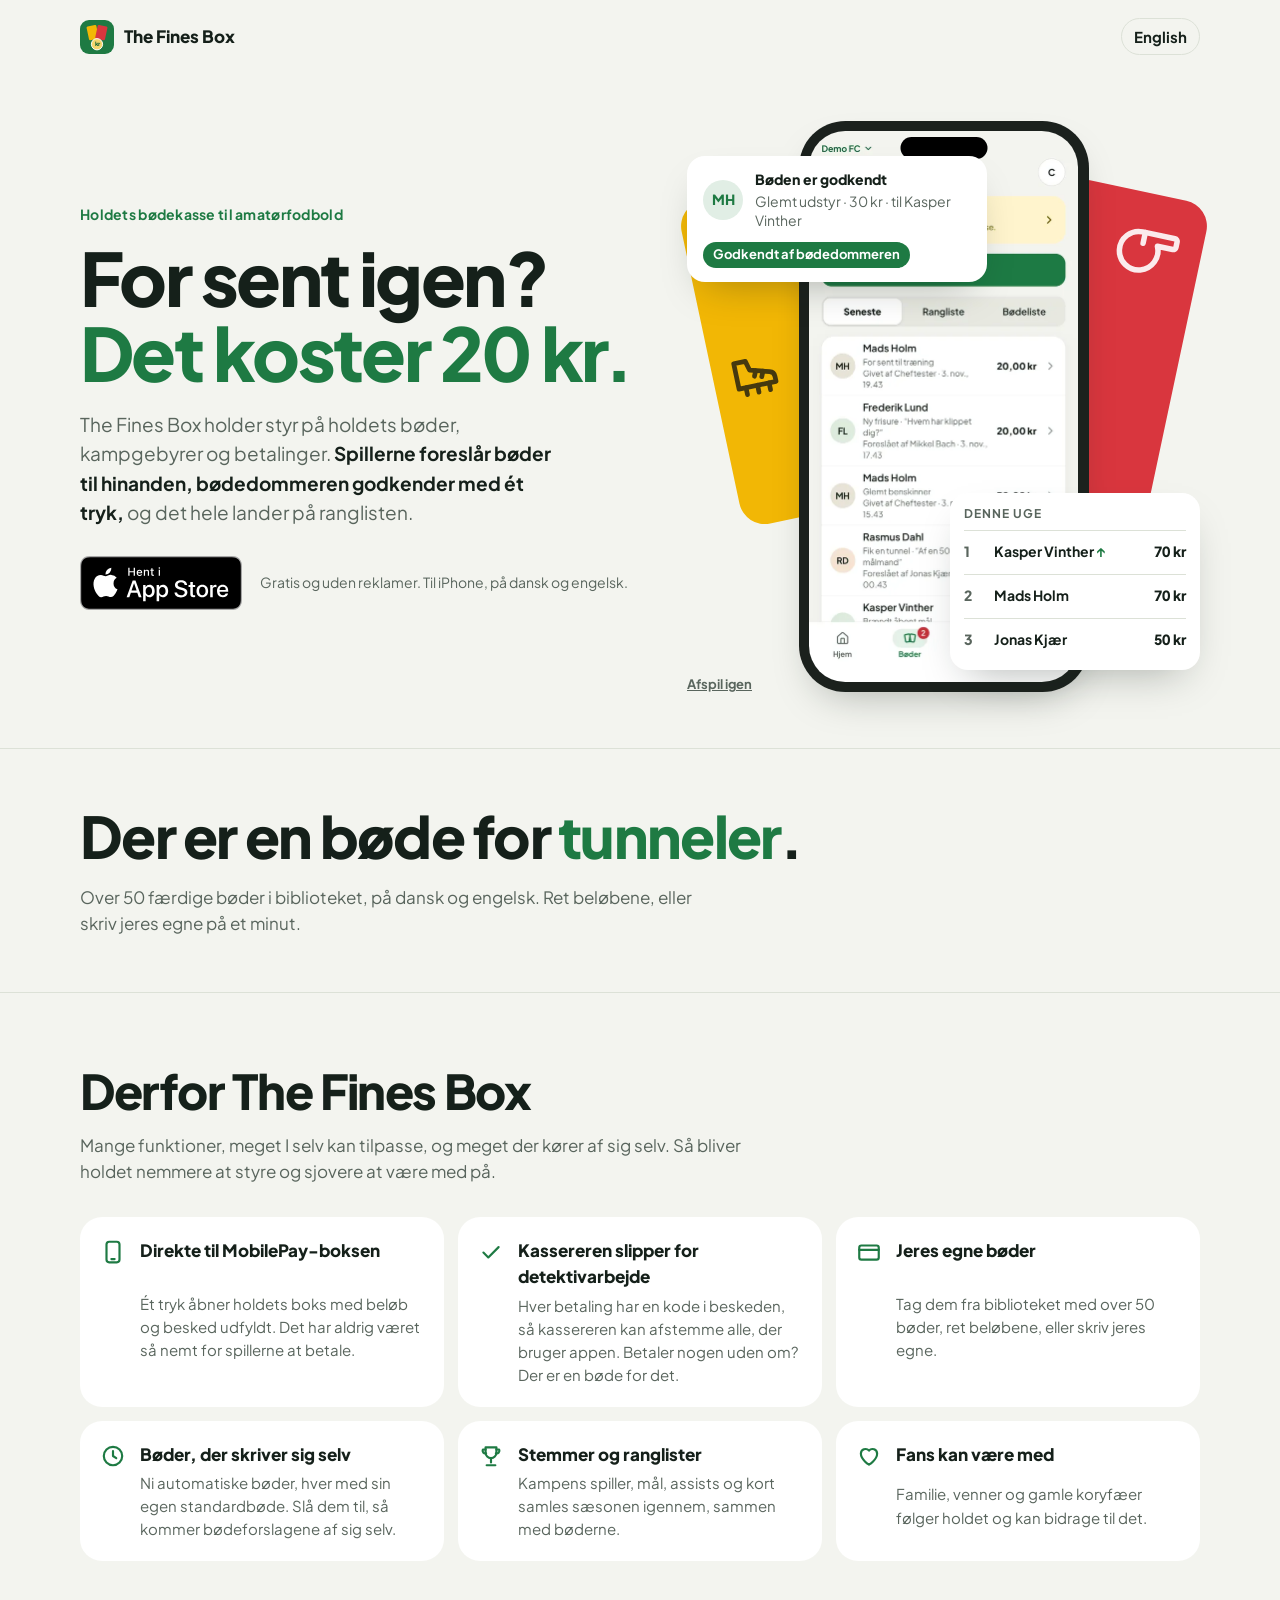
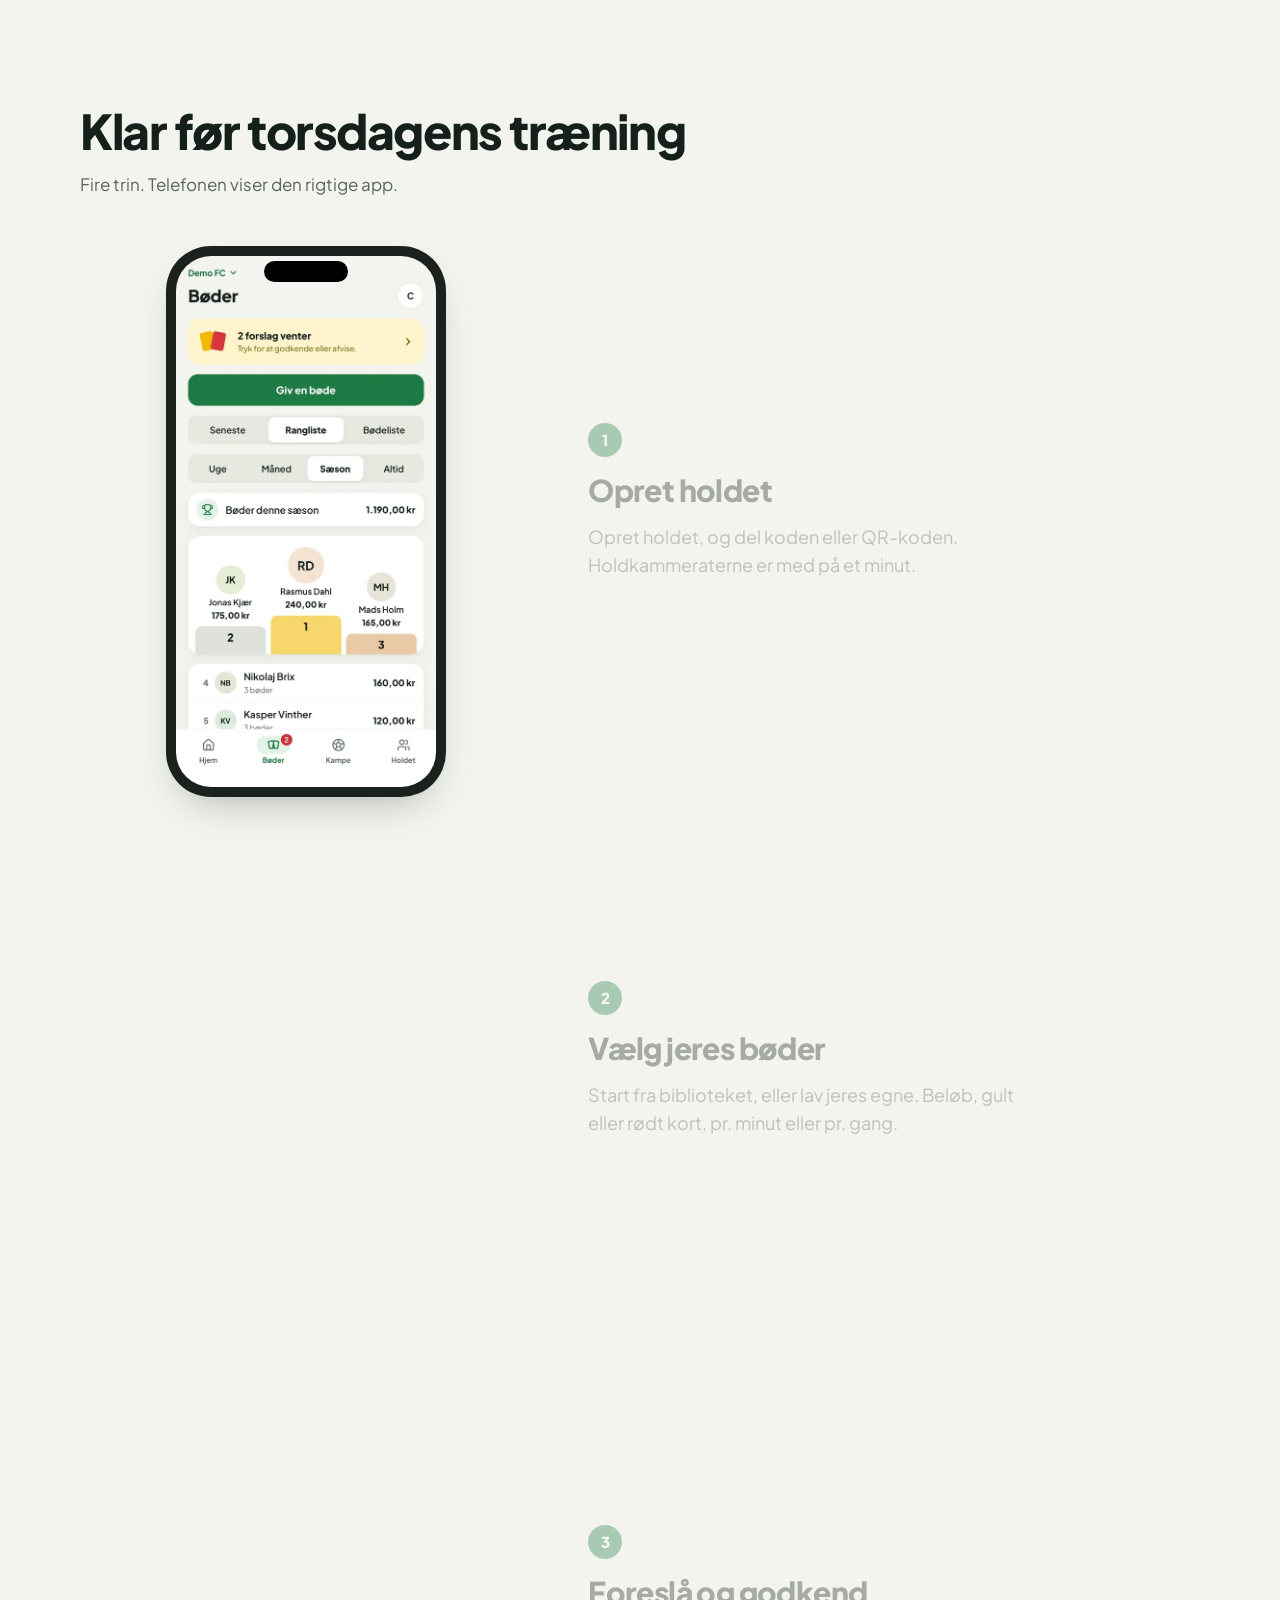
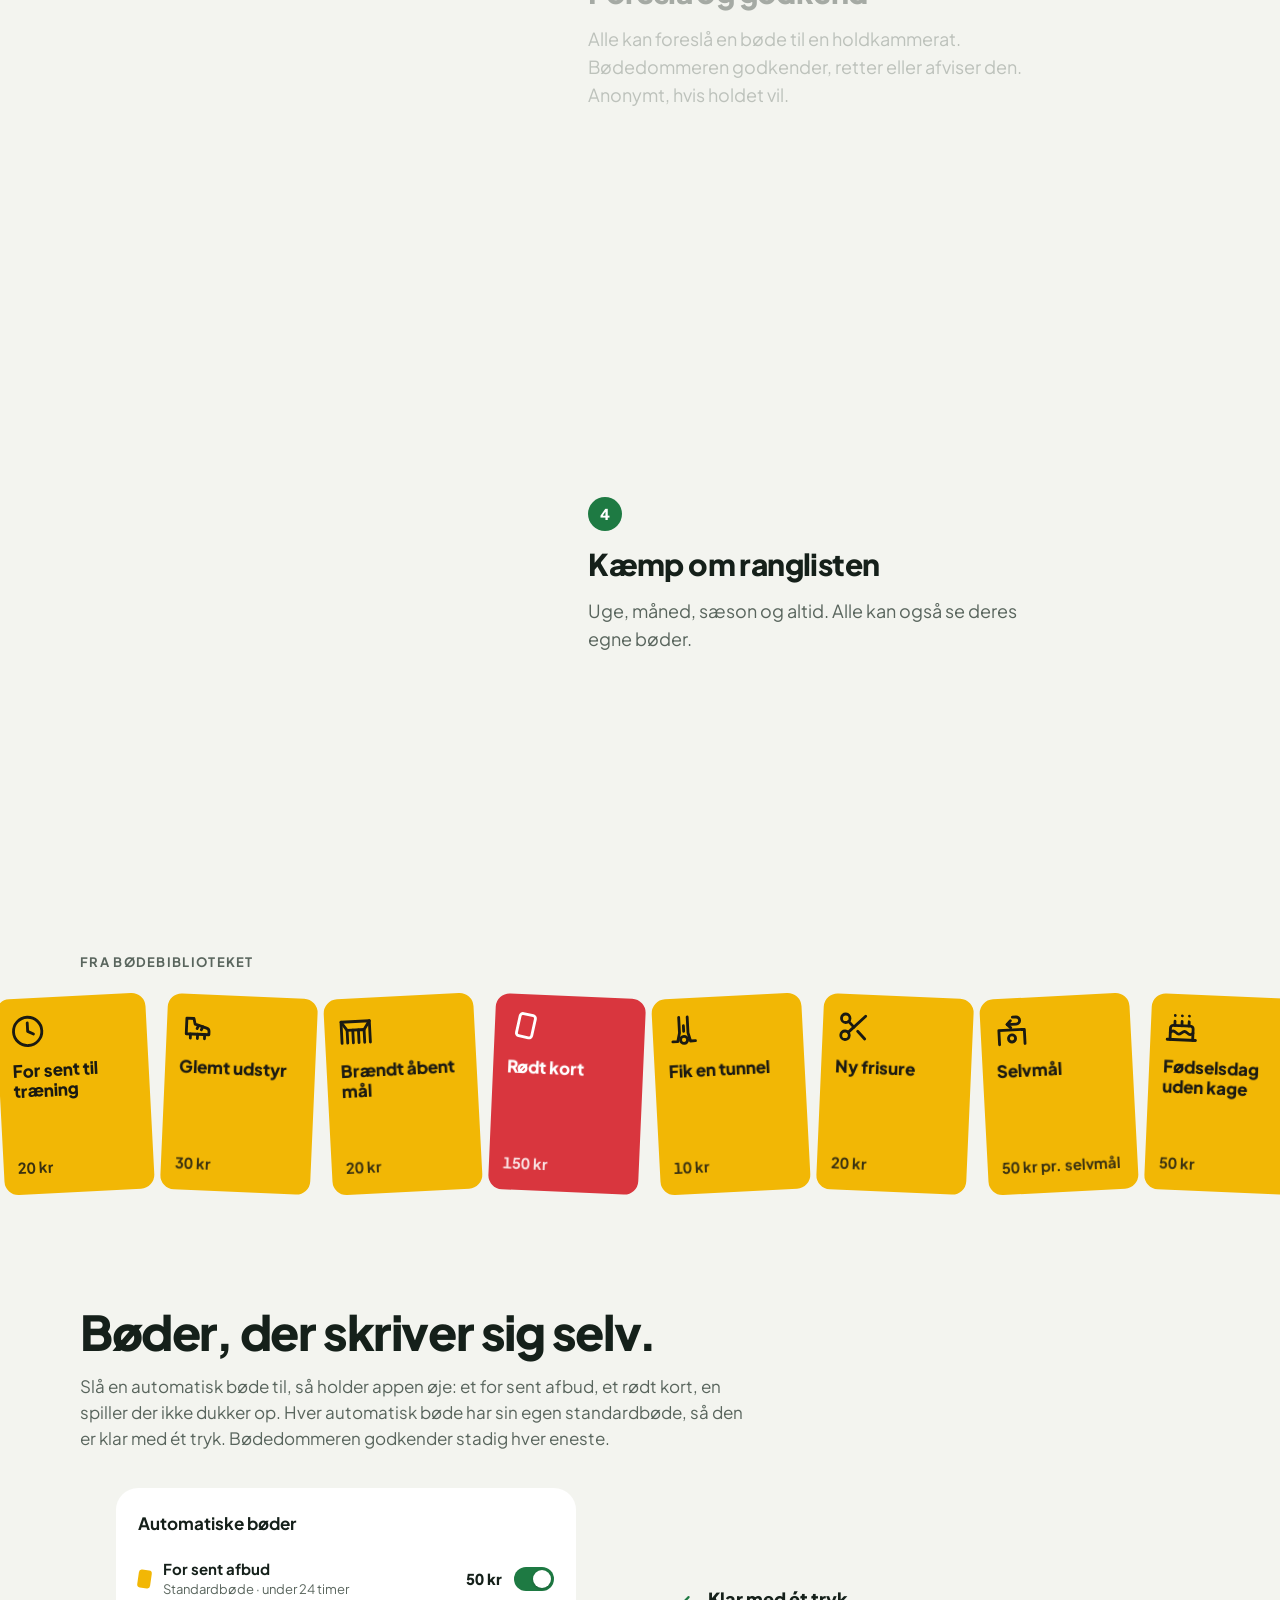
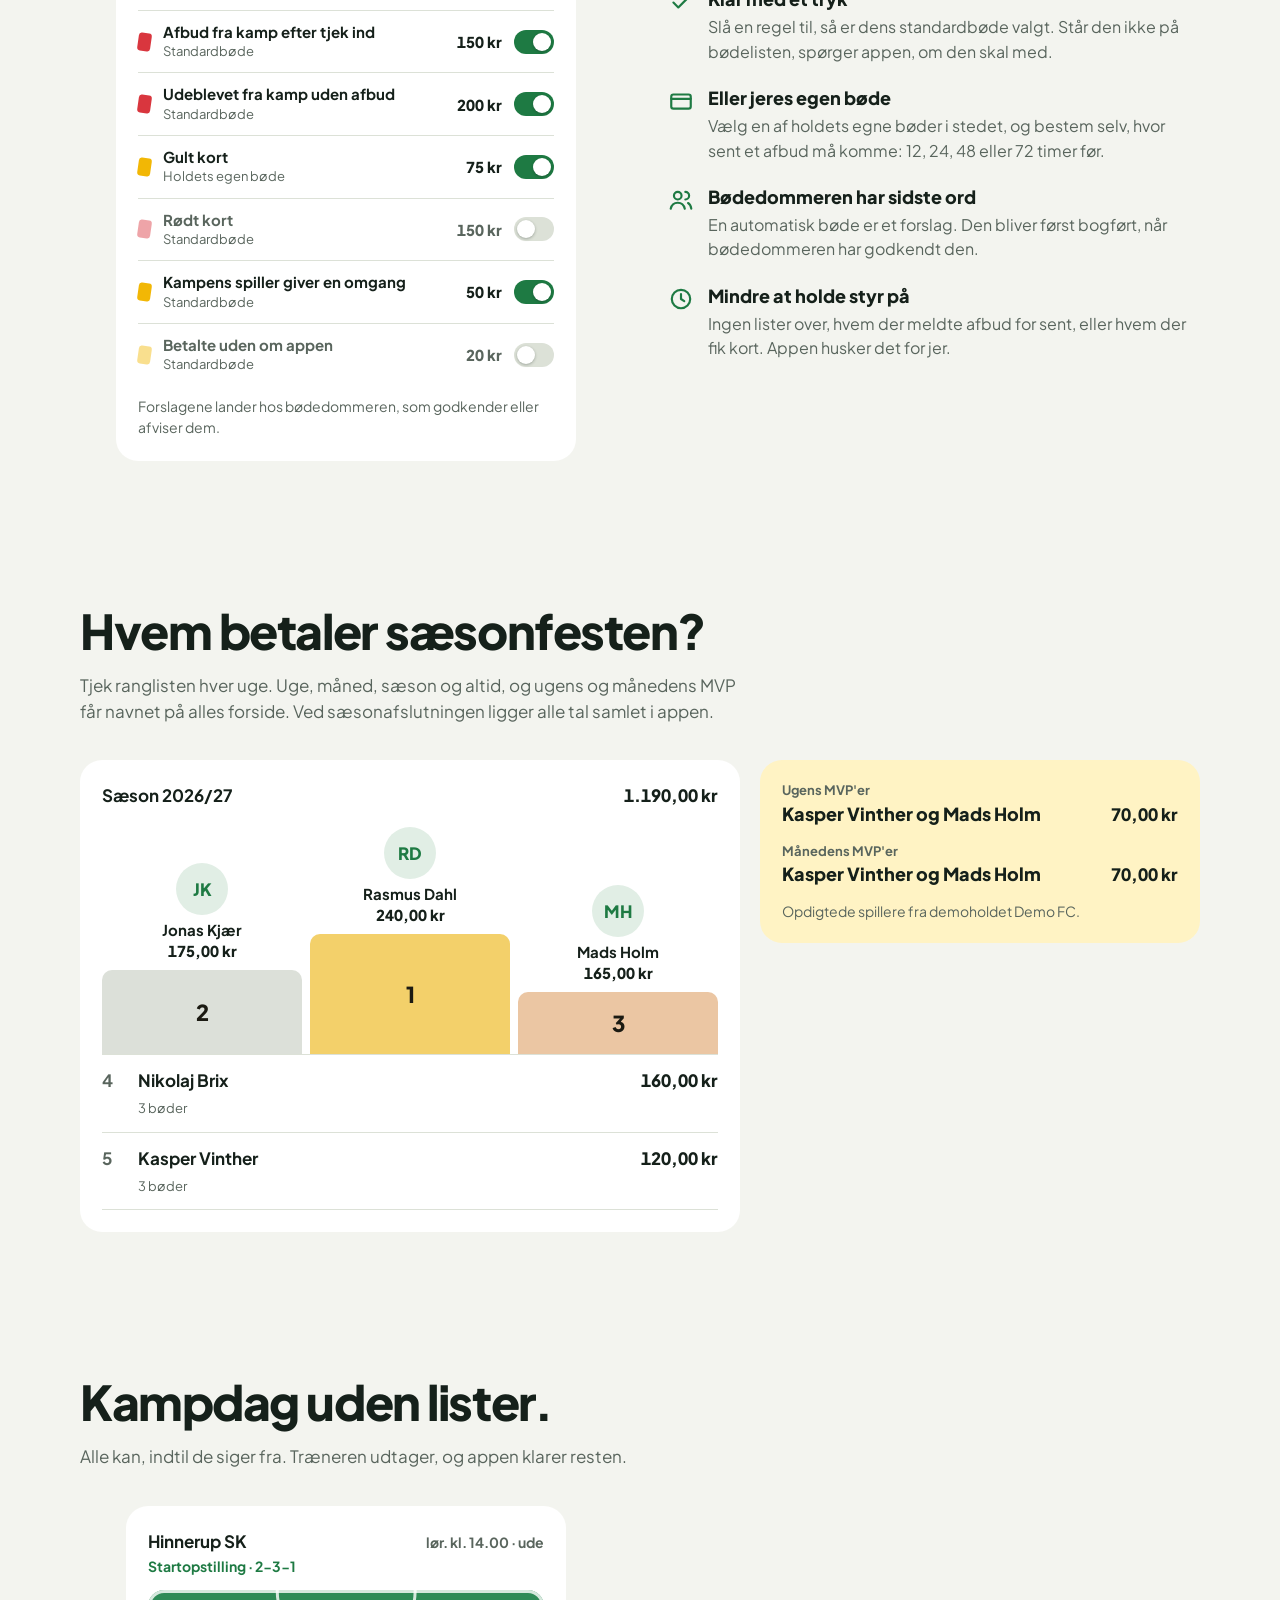
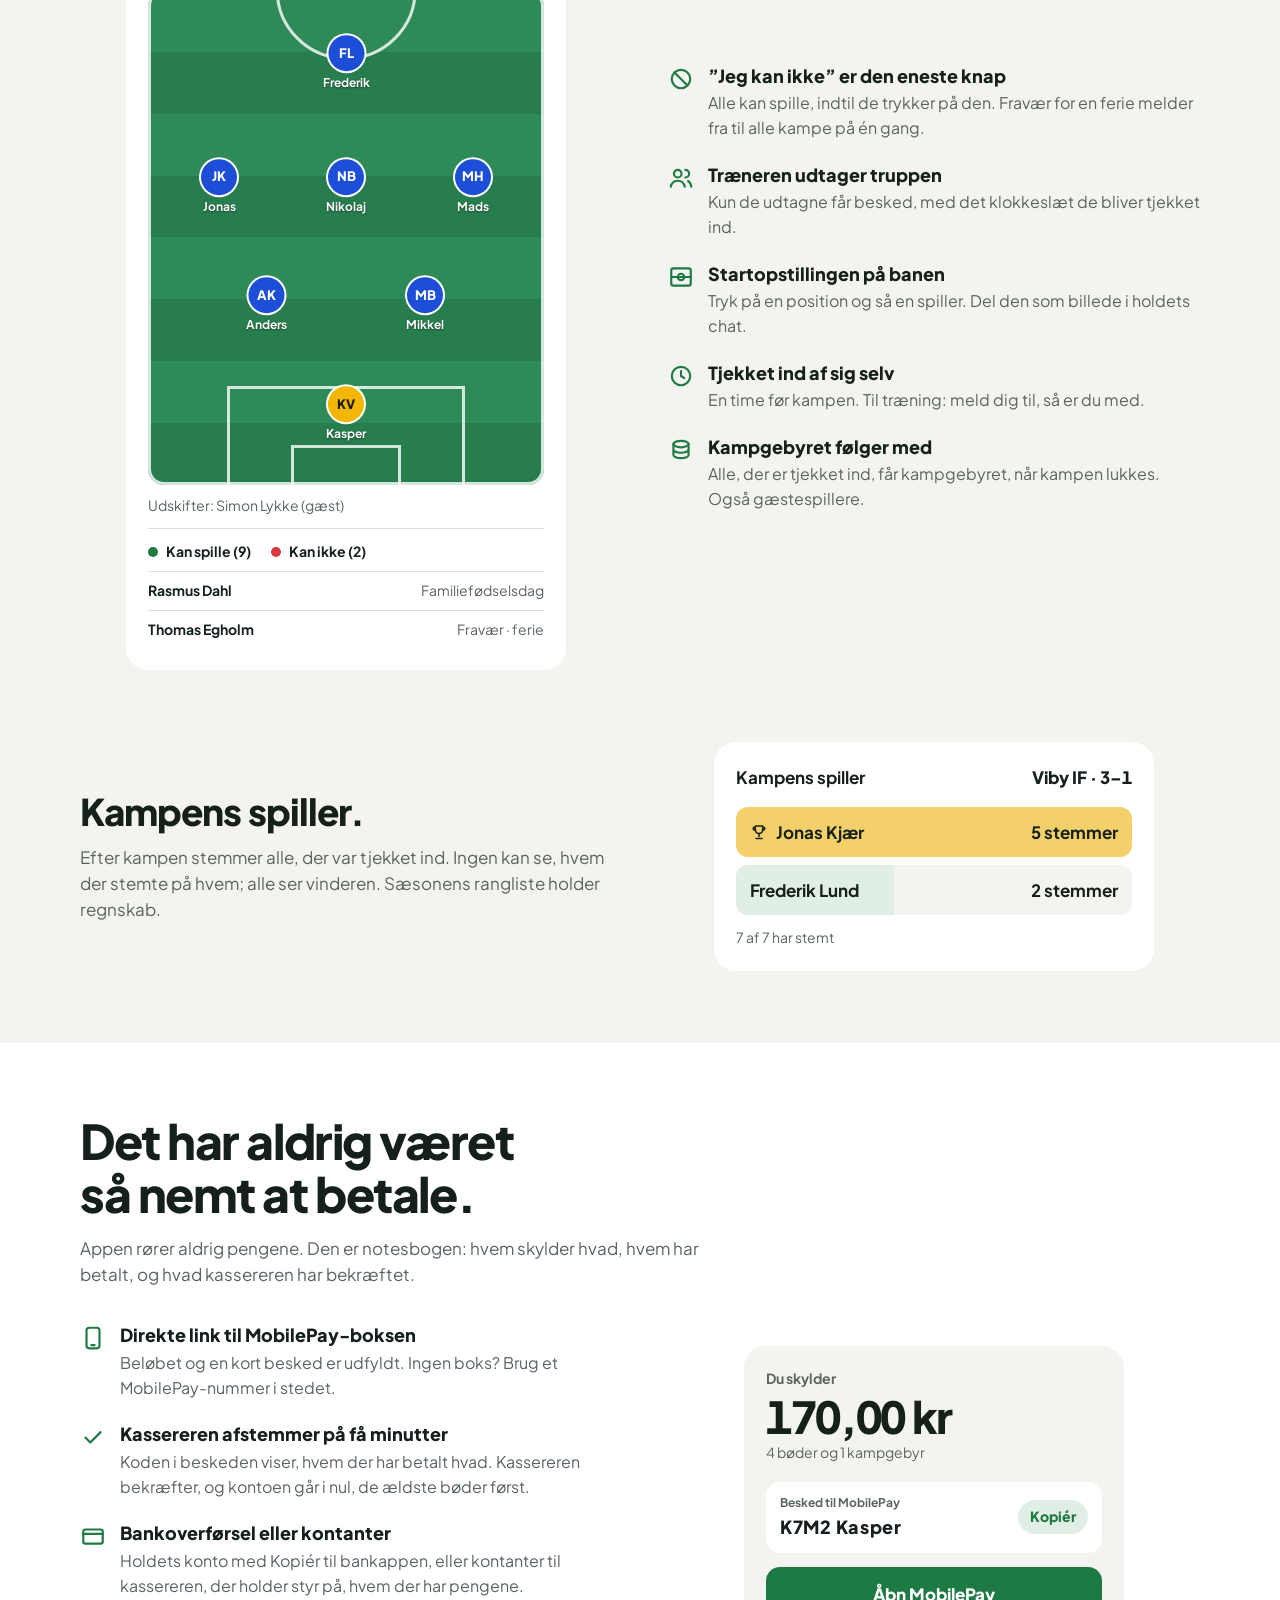
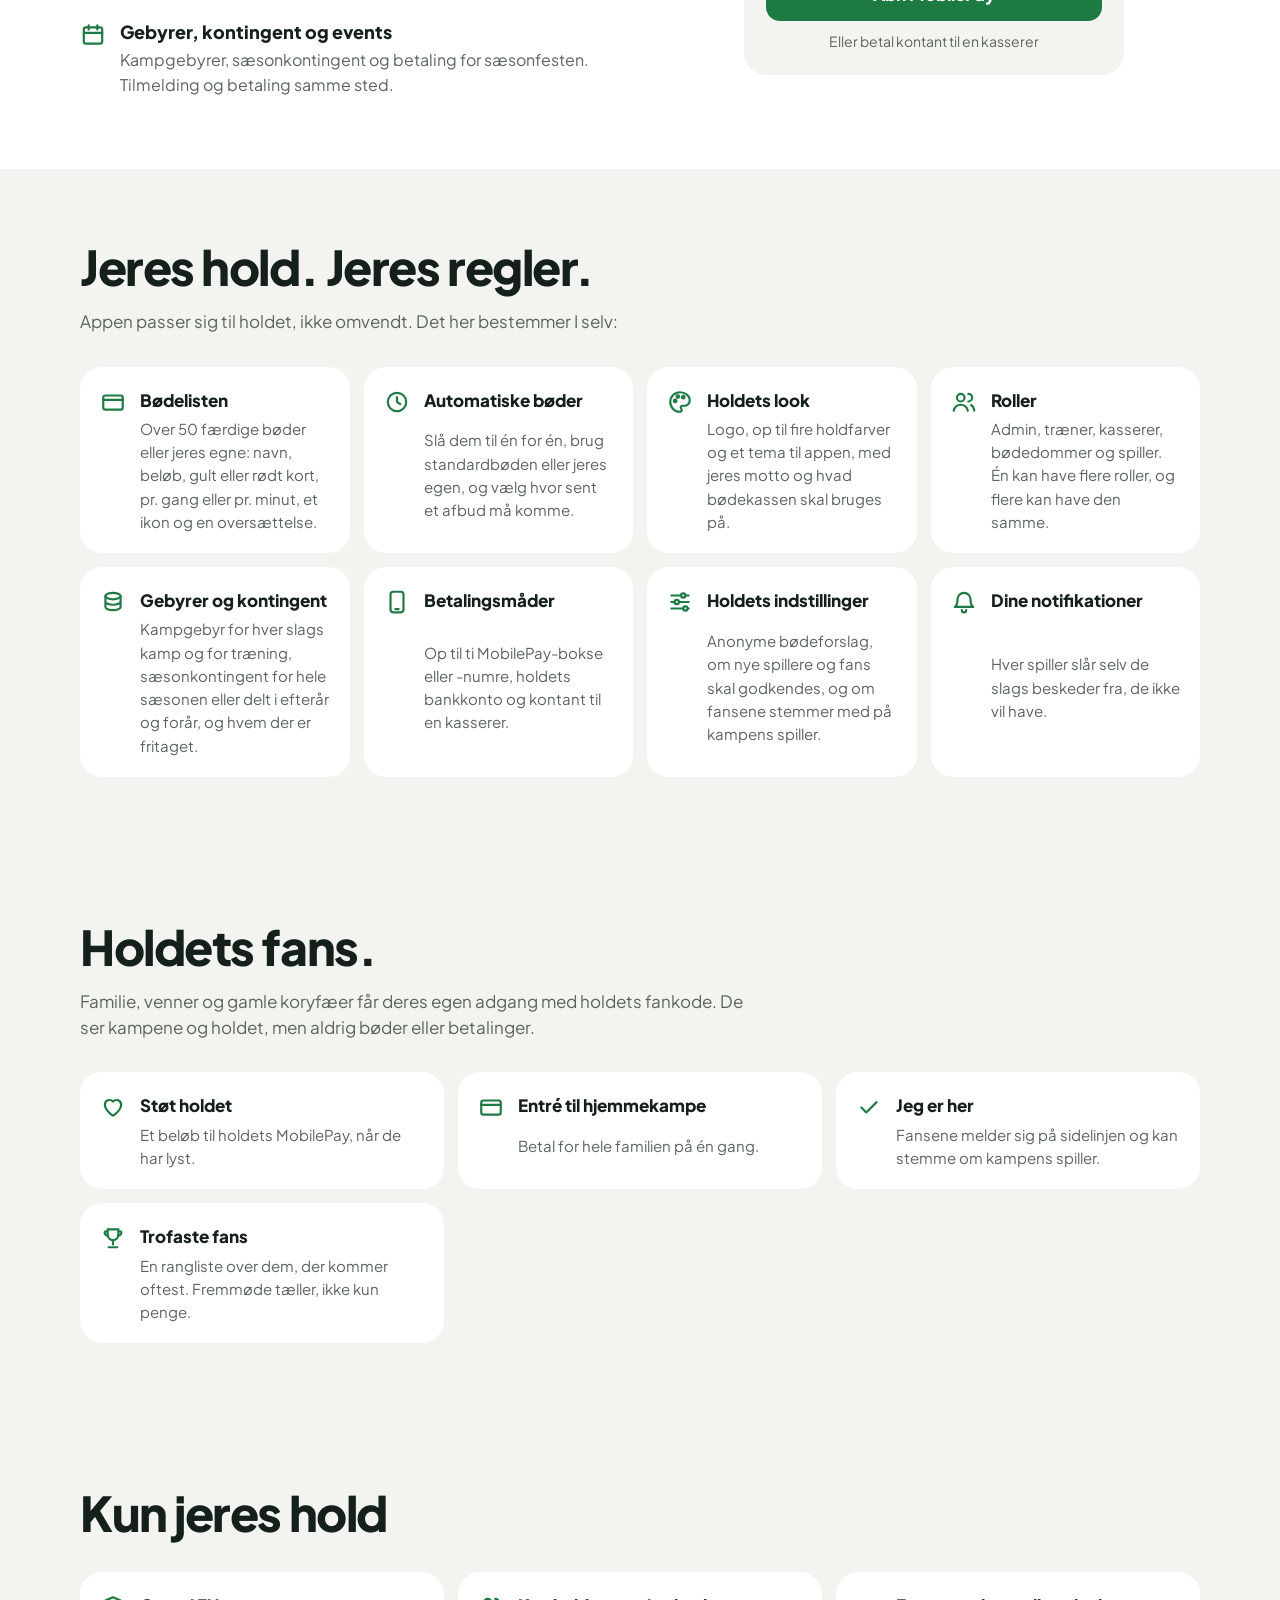
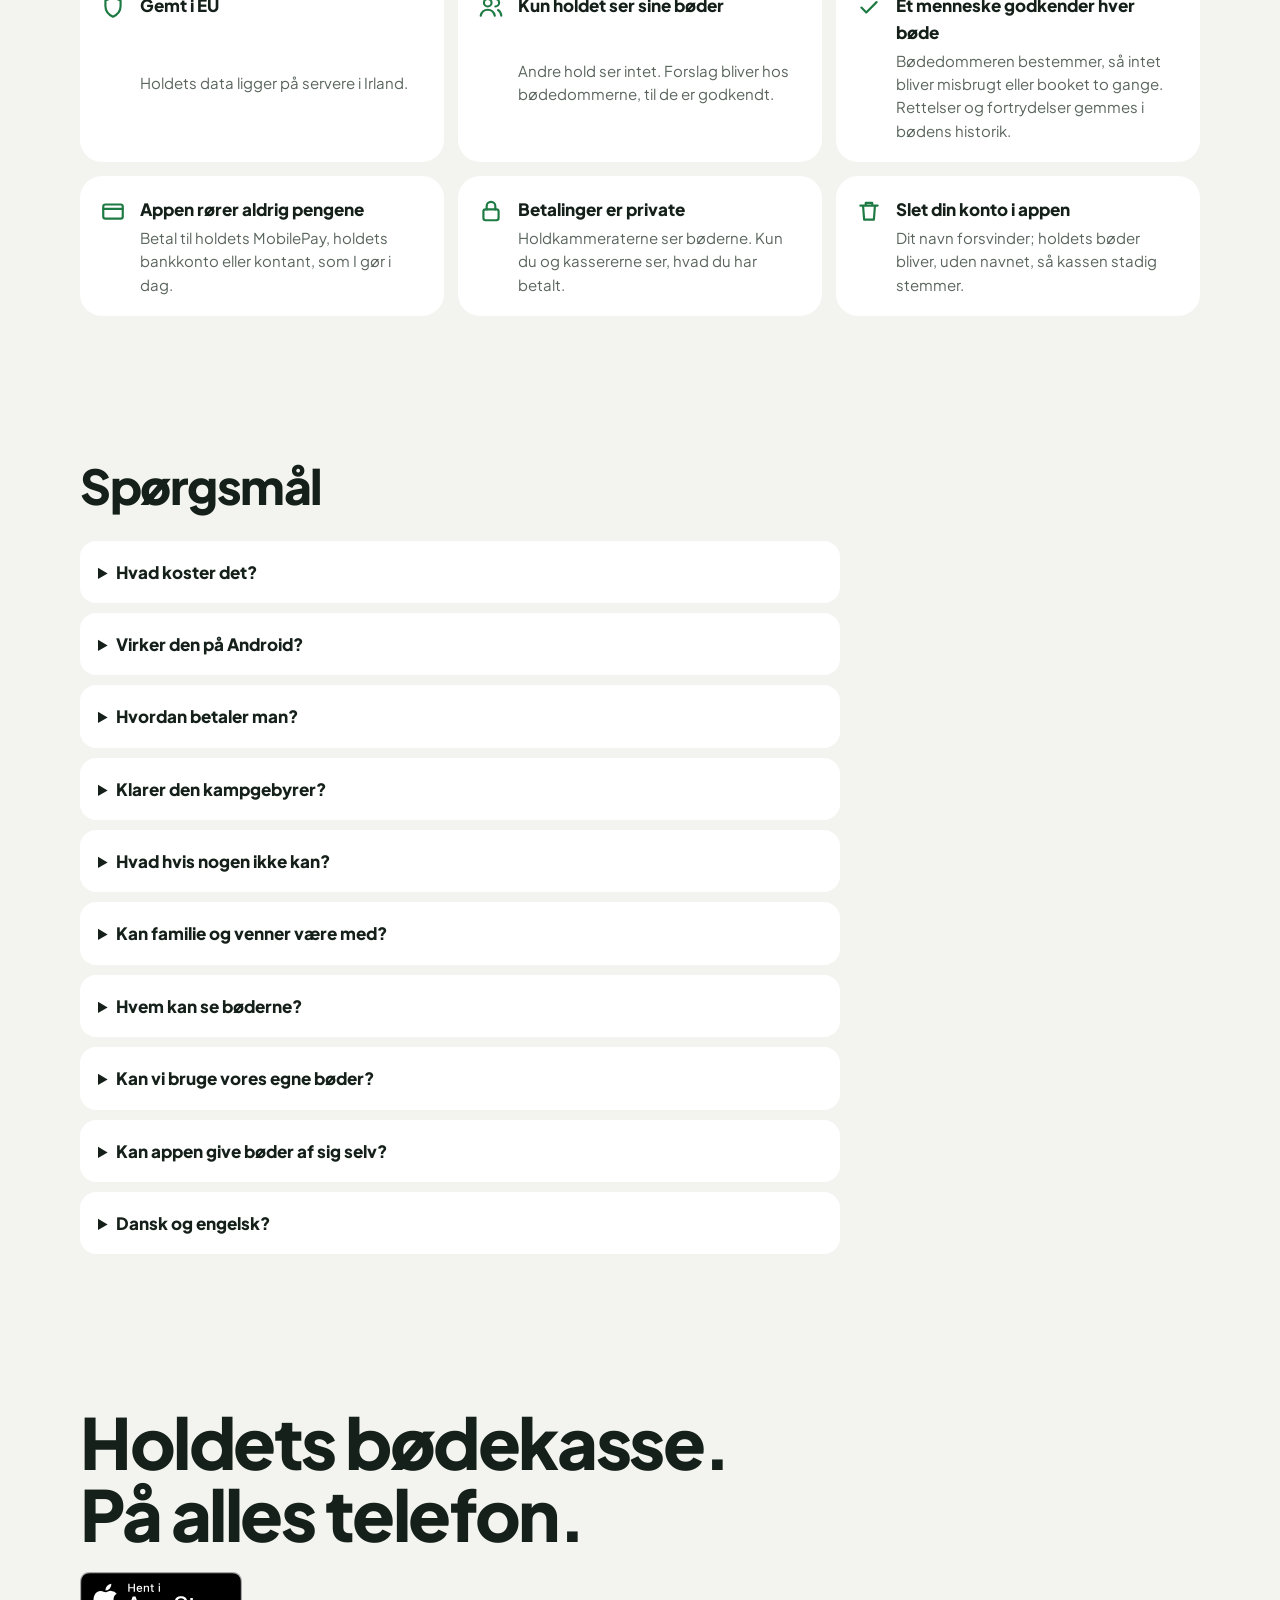
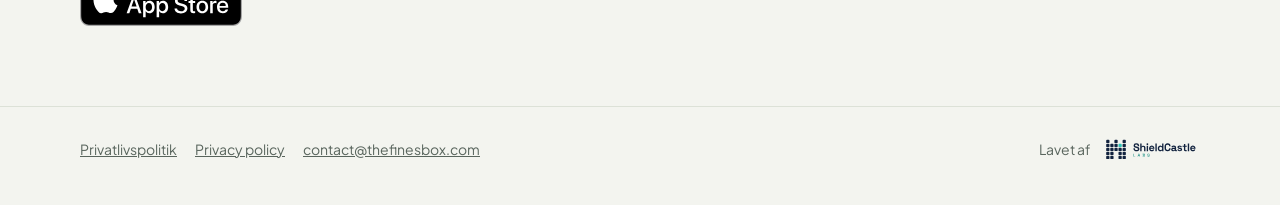
<file: da/index.html>
<!doctype html>
<html lang="da">
<head>
<meta charset="utf-8">
<meta name="viewport" content="width=device-width, initial-scale=1">
<title>The Fines Box · Bøder og kampgebyrer til amatørfodboldhold</title>
<meta name="description" content="Bøder, kampgebyrer, trup og startopstilling til amatørfodboldhold. Spillerne foreslår bøder, bødedommeren godkender, og det hele lander på ranglisten. Til iPhone, på dansk og engelsk.">
<link rel="canonical" href="https://thefinesbox.com/da/">
<link rel="alternate" hreflang="en" href="https://thefinesbox.com/">
<link rel="alternate" hreflang="da" href="https://thefinesbox.com/da/">
<link rel="alternate" hreflang="x-default" href="https://thefinesbox.com/">
<meta property="og:type" content="website">
<meta property="og:url" content="https://thefinesbox.com/da/">
<meta property="og:title" content="The Fines Box: for sent igen? Det koster 20 kr.">
<meta property="og:description" content="Bøder, kampgebyrer, trup og startopstilling til amatørfodboldhold. Spillerne foreslår bøder, bødedommeren godkender, og det hele lander på ranglisten. Til iPhone, på dansk og engelsk.">
<meta property="og:image" content="https://thefinesbox.com/og-da.jpg">
<meta property="og:image:width" content="1200">
<meta property="og:image:height" content="630">
<meta property="og:image:alt" content="The Fines Box: et gult og et rødt kort ved siden af appens liste over de seneste bøder.">
<meta property="og:locale" content="da_DK">
<meta property="og:site_name" content="The Fines Box">
<meta name="twitter:card" content="summary_large_image">
<meta name="theme-color" content="#F3F4EF">
<link rel="icon" href="/favicon.png">
<link rel="apple-touch-icon" href="/apple-touch-icon.png">
<link rel="preload" as="font" type="font/woff2" href="/fonts/plus-jakarta-sans-800.woff2" crossorigin>
<link rel="preload" as="font" type="font/woff2" href="/fonts/plus-jakarta-sans-400.woff2" crossorigin>
<link rel="stylesheet" href="/site.css">
<link rel="preload" as="image" href="/img/da-boeder-seneste.webp">
</head>
<body>

<header class="nav">
  <div class="wrap">
    <a class="brand" href="/da/"><svg viewBox="0 0 1024 1024" aria-hidden="true"><rect width="1024" height="1024" fill="#1E7A43"/><rect x="232" y="170" width="300" height="420" rx="36" fill="#F2B705" transform="rotate(-12 382 380)"/><rect x="492" y="170" width="300" height="420" rx="36" fill="#D9363E" transform="rotate(12 642 380)"/><circle cx="512" cy="730" r="170" fill="#F6D66B" stroke="#FFFFFF" stroke-width="28"/><text x="512" y="792" text-anchor="middle" font-family="Plus Jakarta Sans, sans-serif" font-weight="800" font-size="176" fill="#186636">kr</text></svg><span>The Fines Box</span></a>
    <a class="lang" href="/" hreflang="en" lang="en">English</a>
  </div>
</header>

<main>
  <section class="hero">
    <div class="wrap">
      <div>
        <p class="eyebrow">Holdets bødekasse til amatørfodbold</p>
        <h1>For sent igen? <em>Det koster 20 kr.</em></h1>
        <p class="lede">The Fines Box holder styr på holdets bøder, kampgebyrer og betalinger. <strong>Spillerne foreslår bøder til hinanden, bødedommeren godkender med ét tryk,</strong> og det hele lander på ranglisten.</p>
        <div class="hero-actions">
          <a class="store" href="https://apps.apple.com/dk/app/id6829148710"><img src="/img/app-store-badge-da.svg" height="54" alt="Hent i App Store"></a>
          <span class="small">Gratis og uden reklamer. Til iPhone, på dansk og engelsk.</span>
        </div>
      </div>

      <div class="stage" role="group" aria-label="En foreslået bøde bliver godkendt, og ugens rangliste skifter">
        <div class="deco-cards" aria-hidden="true"><span class="y"><svg viewBox="0 0 24 24" fill="none" stroke="currentColor" stroke-width="2" stroke-linecap="round" stroke-linejoin="round" aria-hidden="true"><path d="M4 6h5l1 4 8.2 2.4a2.5 2.5 0 0 1 1.8 2.4V17H4z"/><path d="M7 17v3"/><path d="M12 17v3"/><path d="M17 17v3"/><path d="m12.5 10.8-1 2.2"/><path d="m15.5 11.6-1 2.2"/></svg></span><span class="r"><svg viewBox="0 0 24 24" fill="none" stroke="currentColor" stroke-width="2" stroke-linecap="round" stroke-linejoin="round" aria-hidden="true"><path d="M10 6v4"/><path d="M21 6a1 1 0 0 1 1 1v2a1 1 0 0 1-1 1h-5.675A7 7 0 1 1 9 6z"/></svg></span></div>
        <figure class="phone"><img src="/img/da-boeder-seneste.webp" width="540" height="1103" alt="Appens Seneste: de nyeste bøder med hvem der fik dem, bøden og beløbet."></figure>
        <div class="notice" id="notice" aria-live="polite">
          <span class="av" aria-hidden="true">MH</span>
          <span class="t" id="notice-title">Mads Holm har foreslået en bøde</span>
          <span class="d">Glemt udstyr · 30 kr · til Kasper Vinther</span>
          <span class="status" id="notice-status">Venter på bødedommeren</span>
        </div>
        <div class="mini">
          <p class="mini-title">Denne uge</p>
          <ol id="mini">
            <li data-id="mh" style="--pos:0"><span class="rank">1</span><span class="who">Mads Holm</span><span class="amt">70 kr</span></li>
            <li data-id="jk" style="--pos:1"><span class="rank">2</span><span class="who">Jonas Kjær</span><span class="amt">50 kr</span></li>
            <li data-id="kv" style="--pos:2"><span class="rank">3</span><span class="who">Kasper Vinther</span><span class="amt">40 kr</span></li>
          </ol>
        </div>
        <button class="replay" type="button" id="replay">Afspil igen</button>
      </div>
    </div>
  </section>

  <section class="rotator">
    <div class="wrap">
      <h2>Der er en bøde for <span class="word" id="word">brændte åbne mål</span>.</h2>
      <p>Over 50 færdige bøder i biblioteket, på dansk og engelsk. Ret beløbene, eller skriv jeres egne på et minut.</p>
    </div>
  </section>

  <section class="section" aria-labelledby="why">
    <div class="wrap">
      <h2 id="why">Derfor The Fines Box</h2>
      <p class="intro">Mange funktioner, meget I selv kan tilpasse, og meget der kører af sig selv. Så bliver holdet nemmere at styre og sjovere at være med på.</p>
      <div class="trust-grid">
        <div class="tile"><svg viewBox="0 0 24 24" fill="none" stroke="currentColor" stroke-width="2" stroke-linecap="round" stroke-linejoin="round" aria-hidden="true"><rect x="6" y="2.5" width="12" height="19" rx="2.5"/><path d="M10.5 18.5h3"/></svg><b>Direkte til MobilePay-boksen</b><p>Ét tryk åbner holdets boks med beløb og besked udfyldt. Det har aldrig været så nemt for spillerne at betale.</p></div>
        <div class="tile"><svg viewBox="0 0 24 24" fill="none" stroke="currentColor" stroke-width="2" stroke-linecap="round" stroke-linejoin="round" aria-hidden="true"><path d="M5 12.5l4.5 4.5L19 7.5"/></svg><b>Kassereren slipper for detektivarbejde</b><p>Hver betaling har en kode i beskeden, så kassereren kan afstemme alle, der bruger appen. Betaler nogen uden om? Der er en bøde for det.</p></div>
        <div class="tile"><svg viewBox="0 0 24 24" fill="none" stroke="currentColor" stroke-width="2" stroke-linecap="round" stroke-linejoin="round" aria-hidden="true"><rect x="3" y="6" width="18" height="13" rx="2"/><path d="M3 10h18"/></svg><b>Jeres egne bøder</b><p>Tag dem fra biblioteket med over 50 bøder, ret beløbene, eller skriv jeres egne.</p></div>
        <div class="tile"><svg viewBox="0 0 24 24" fill="none" stroke="currentColor" stroke-width="2" stroke-linecap="round" stroke-linejoin="round" aria-hidden="true"><circle cx="12" cy="12" r="8.5"/><path d="M12 7.5V12l3 2"/></svg><b>Bøder, der skriver sig selv</b><p>Ni automatiske bøder, hver med sin egen standardbøde. Slå dem til, så kommer bødeforslagene af sig selv.</p></div>
        <div class="tile"><svg viewBox="0 0 24 24" fill="none" stroke="currentColor" stroke-width="2" stroke-linecap="round" stroke-linejoin="round" aria-hidden="true"><path d="M7 4h10v5a5 5 0 0 1-10 0z"/><path d="M7 6H4.5a2.5 2.5 0 0 0 3 3.5M17 6h2.5a2.5 2.5 0 0 1-3 3.5M12 14v4M8 20.5h8"/></svg><b>Stemmer og ranglister</b><p>Kampens spiller, mål, assists og kort samles sæsonen igennem, sammen med bøderne.</p></div>
        <div class="tile"><svg viewBox="0 0 24 24" fill="none" stroke="currentColor" stroke-width="2" stroke-linecap="round" stroke-linejoin="round" aria-hidden="true"><path d="M12 20s-7.5-4.6-7.5-10.2A4.3 4.3 0 0 1 12 7a4.3 4.3 0 0 1 7.5 2.8C19.5 15.4 12 20 12 20z"/></svg><b>Fans kan være med</b><p>Familie, venner og gamle koryfæer følger holdet og kan bidrage til det.</p></div>
      </div>
    </div>
  </section>

  <section class="section how" aria-labelledby="how">
    <div class="wrap">
      <h2 id="how">Klar før torsdagens træning</h2>
      <p class="intro">Fire trin. Telefonen viser den rigtige app.</p>
      <div class="how-grid">
        <div class="how-phone" aria-hidden="true">
          <figure class="phone">
            <img src="/img/da-home.webp" width="540" height="1103" alt="" data-screen="0" class="active">
            <img src="/img/da-boeder-boedeliste.webp" width="540" height="1103" alt="" data-screen="1" loading="lazy">
            <img src="/img/da-giv-boede-step1-spillere.webp" width="540" height="1103" alt="" data-screen="2" loading="lazy">
            <img src="/img/da-boeder-rangliste.webp" width="540" height="1103" alt="" data-screen="3" loading="lazy">
          </figure>
        </div>
        <ol class="steps-row">
          <li class="step active" data-step="0">
            <span class="n">1</span>
            <h3>Opret holdet</h3>
            <p>Opret holdet, og del koden eller QR-koden. Holdkammeraterne er med på et minut.</p>
            <figure class="phone step-phone"><img src="/img/da-home.webp" width="540" height="1103" alt="Hjem: holdet Demo FC, dine roller, dine bøder denne sæson og ugens bødekonger." loading="lazy"></figure>
          </li>
          <li class="step" data-step="1">
            <span class="n">2</span>
            <h3>Vælg jeres bøder</h3>
            <p>Start fra biblioteket, eller lav jeres egne. Beløb, gult eller rødt kort, pr. minut eller pr. gang.</p>
            <figure class="phone step-phone"><img src="/img/da-boeder-boedeliste.webp" width="540" height="1103" alt="Holdets bødeliste med beløb og gule kort." loading="lazy"></figure>
          </li>
          <li class="step" data-step="2">
            <span class="n">3</span>
            <h3>Foreslå og godkend</h3>
            <p>Alle kan foreslå en bøde til en holdkammerat. Bødedommeren godkender, retter eller afviser den. Anonymt, hvis holdet vil.</p>
            <figure class="phone step-phone"><img src="/img/da-giv-boede-step1-spillere.webp" width="540" height="1103" alt="Giv en bøde: tre holdkammerater valgt." loading="lazy"></figure>
          </li>
          <li class="step" data-step="3">
            <span class="n">4</span>
            <h3>Kæmp om ranglisten</h3>
            <p>Uge, måned, sæson og altid. Alle kan også se deres egne bøder.</p>
            <figure class="phone step-phone"><img src="/img/da-boeder-rangliste.webp" width="540" height="1103" alt="Sæsonens rangliste med podium." loading="lazy"></figure>
          </li>
        </ol>
      </div>
    </div>
  </section>

  <section class="band" aria-label="Fra bødebiblioteket">
    <div class="wrap"><p class="band-label">Fra bødebiblioteket</p></div>
    <div class="band-track">
      <div class="fcard"><svg viewBox="0 0 24 24" fill="none" stroke="currentColor" stroke-width="2" stroke-linecap="round" stroke-linejoin="round" aria-hidden="true"><circle cx="12" cy="12" r="10"/><path d="M12 6v6l4 2"/></svg><b>For sent til træning</b><span>20 kr</span></div><div class="fcard"><svg viewBox="0 0 24 24" fill="none" stroke="currentColor" stroke-width="2" stroke-linecap="round" stroke-linejoin="round" aria-hidden="true"><path d="M4 6h5l1 4 8.2 2.4a2.5 2.5 0 0 1 1.8 2.4V17H4z"/><path d="M7 17v3"/><path d="M12 17v3"/><path d="M17 17v3"/><path d="m12.5 10.8-1 2.2"/><path d="m15.5 11.6-1 2.2"/></svg><b>Glemt udstyr</b><span>30 kr</span></div><div class="fcard"><svg viewBox="0 0 24 24" fill="none" stroke="currentColor" stroke-width="2" stroke-linecap="round" stroke-linejoin="round" aria-hidden="true"><path d="M2 20V5h20v15"/><path d="M6 20v-9h12v9"/><path d="m2 5 4 6"/><path d="m22 5-4 6"/><path d="M10 11v9"/><path d="M14 11v9"/></svg><b>Brændt åbent mål</b><span>20 kr</span></div><div class="fcard red"><svg viewBox="0 0 24 24" fill="none" stroke="currentColor" stroke-width="2" stroke-linecap="round" stroke-linejoin="round" aria-hidden="true"><rect x="6.5" y="3" width="11" height="16" rx="2" transform="rotate(10 12 11)"/></svg><b>Rødt kort</b><span>150 kr</span></div><div class="fcard"><svg viewBox="0 0 24 24" fill="none" stroke="currentColor" stroke-width="2" stroke-linecap="round" stroke-linejoin="round" aria-hidden="true"><path d="M9 2v11l-1.5 6H4"/><path d="M15 2v11l1.5 6H20"/><circle cx="12" cy="18" r="2.5"/><path d="M12 8v4"/></svg><b>Fik en tunnel</b><span>10 kr</span></div><div class="fcard"><svg viewBox="0 0 24 24" fill="none" stroke="currentColor" stroke-width="2" stroke-linecap="round" stroke-linejoin="round" aria-hidden="true"><circle cx="6" cy="6" r="3"/><path d="M8.12 8.12 12 12"/><path d="M20 4 8.12 15.88"/><circle cx="6" cy="18" r="3"/><path d="M14.8 14.8 20 20"/></svg><b>Ny frisure</b><span>20 kr</span></div><div class="fcard"><svg viewBox="0 0 24 24" fill="none" stroke="currentColor" stroke-width="2" stroke-linecap="round" stroke-linejoin="round" aria-hidden="true"><path d="M3 21V11h18v10"/><circle cx="12" cy="17" r="2.5"/><path d="M9 7h6.5a2.5 2.5 0 0 0 0-5H13"/><path d="m11.5 4.5-2.5 2.5 2.5 2.5"/></svg><b>Selvmål</b><span>50 kr pr. selvmål</span></div><div class="fcard"><svg viewBox="0 0 24 24" fill="none" stroke="currentColor" stroke-width="2" stroke-linecap="round" stroke-linejoin="round" aria-hidden="true"><path d="M20 21v-8a2 2 0 0 0-2-2H6a2 2 0 0 0-2 2v8"/><path d="M4 16s.5-1 2-1 2.5 2 4 2 2.5-2 4-2 2.5 2 4 2 2-1 2-1"/><path d="M2 21h20"/><path d="M7 8v3"/><path d="M12 8v3"/><path d="M17 8v3"/><path d="M7 4h.01"/><path d="M12 4h.01"/><path d="M17 4h.01"/></svg><b>Fødselsdag uden kage</b><span>50 kr</span></div><div class="fcard"><svg viewBox="0 0 24 24" fill="none" stroke="currentColor" stroke-width="2" stroke-linecap="round" stroke-linejoin="round" aria-hidden="true"><rect width="14" height="20" x="5" y="2" rx="2" ry="2"/><path d="M12 18h.01"/></svg><b>Mobilen ringede under taktikmødet</b><span>25 kr</span></div><div class="fcard red"><svg viewBox="0 0 24 24" fill="none" stroke="currentColor" stroke-width="2" stroke-linecap="round" stroke-linejoin="round" aria-hidden="true"><path d="M16 21v-2a4 4 0 0 0-4-4H6a4 4 0 0 0-4 4v2"/><circle cx="9" cy="7" r="4"/><path d="m17 8 5 5"/><path d="m22 8-5 5"/></svg><b>Udeblevet fra kamp uden afbud</b><span>200 kr</span></div><div class="fcard"><svg viewBox="0 0 24 24" fill="none" stroke="currentColor" stroke-width="2" stroke-linecap="round" stroke-linejoin="round" aria-hidden="true"><rect width="14" height="20" x="5" y="2" rx="2" ry="2"/><path d="M12 18h.01"/></svg><b>Har ikke installeret appen</b><span>20 kr</span></div><div class="fcard"><svg viewBox="0 0 24 24" fill="none" stroke="currentColor" stroke-width="2" stroke-linecap="round" stroke-linejoin="round" aria-hidden="true"><path d="M9 18.12 10 14H4.17a2 2 0 0 1-1.92-2.56l2.33-8A2 2 0 0 1 6.5 2H20a2 2 0 0 1 2 2v8a2 2 0 0 1-2 2h-2.76a2 2 0 0 0-1.79 1.11L12 22a3.13 3.13 0 0 1-3-3.88Z"/><path d="M17 14V2"/></svg><b>Brok over at blive skiftet ud</b><span>25 kr</span></div><div class="fcard"><svg viewBox="0 0 24 24" fill="none" stroke="currentColor" stroke-width="2" stroke-linecap="round" stroke-linejoin="round" aria-hidden="true"><path d="M10 2h4"/><path d="m12 14 3-3"/><circle cx="12" cy="14" r="8"/></svg><b>For sent til mødetid</b><span>5 kr pr. minut</span></div><div class="fcard"><svg viewBox="0 0 24 24" fill="none" stroke="currentColor" stroke-width="2" stroke-linecap="round" stroke-linejoin="round" aria-hidden="true"><circle cx="12" cy="12" r="10"/><path d="m12 7 4.5 3.3-1.7 5.2H9.2l-1.7-5.2z"/><path d="M12 2v5"/><path d="m21.5 9.5-5 .8"/><path d="m18 20.5-3.2-5"/><path d="m6 20.5 3.2-5"/><path d="m2.5 9.5 5 .8"/></svg><b>Ramte træneren med bolden</b><span>20 kr</span></div><div class="fcard"><svg viewBox="0 0 24 24" fill="none" stroke="currentColor" stroke-width="2" stroke-linecap="round" stroke-linejoin="round" aria-hidden="true"><path d="M12 18V5"/><path d="M15 13a4.17 4.17 0 0 1-3-4 4.17 4.17 0 0 1-3 4"/><path d="M17.707 6.294A3 3 0 1 0 12 5a3 3 0 1 0-5.707 1.294"/><path d="M17.996 5.125a4 4 0 0 1 2.526 5.77"/><path d="M18 18a4 4 0 0 0 2-7.465"/><path d="M19.967 17.482a4 4 0 1 1-7.967.517 4 4 0 1 1-7.967-.517"/><path d="M6 18a4 4 0 0 1-2-7.465"/><path d="M6.004 5.125a4 4 0 0 0-2.526 5.77"/></svg><b>Glemte en holdkammerats navn</b><span>10 kr</span></div>
      <div class="fcard" aria-hidden="true"><svg viewBox="0 0 24 24" fill="none" stroke="currentColor" stroke-width="2" stroke-linecap="round" stroke-linejoin="round" aria-hidden="true"><circle cx="12" cy="12" r="10"/><path d="M12 6v6l4 2"/></svg><b>For sent til træning</b><span>20 kr</span></div><div class="fcard" aria-hidden="true"><svg viewBox="0 0 24 24" fill="none" stroke="currentColor" stroke-width="2" stroke-linecap="round" stroke-linejoin="round" aria-hidden="true"><path d="M4 6h5l1 4 8.2 2.4a2.5 2.5 0 0 1 1.8 2.4V17H4z"/><path d="M7 17v3"/><path d="M12 17v3"/><path d="M17 17v3"/><path d="m12.5 10.8-1 2.2"/><path d="m15.5 11.6-1 2.2"/></svg><b>Glemt udstyr</b><span>30 kr</span></div><div class="fcard" aria-hidden="true"><svg viewBox="0 0 24 24" fill="none" stroke="currentColor" stroke-width="2" stroke-linecap="round" stroke-linejoin="round" aria-hidden="true"><path d="M2 20V5h20v15"/><path d="M6 20v-9h12v9"/><path d="m2 5 4 6"/><path d="m22 5-4 6"/><path d="M10 11v9"/><path d="M14 11v9"/></svg><b>Brændt åbent mål</b><span>20 kr</span></div><div class="fcard red" aria-hidden="true"><svg viewBox="0 0 24 24" fill="none" stroke="currentColor" stroke-width="2" stroke-linecap="round" stroke-linejoin="round" aria-hidden="true"><rect x="6.5" y="3" width="11" height="16" rx="2" transform="rotate(10 12 11)"/></svg><b>Rødt kort</b><span>150 kr</span></div><div class="fcard" aria-hidden="true"><svg viewBox="0 0 24 24" fill="none" stroke="currentColor" stroke-width="2" stroke-linecap="round" stroke-linejoin="round" aria-hidden="true"><path d="M9 2v11l-1.5 6H4"/><path d="M15 2v11l1.5 6H20"/><circle cx="12" cy="18" r="2.5"/><path d="M12 8v4"/></svg><b>Fik en tunnel</b><span>10 kr</span></div><div class="fcard" aria-hidden="true"><svg viewBox="0 0 24 24" fill="none" stroke="currentColor" stroke-width="2" stroke-linecap="round" stroke-linejoin="round" aria-hidden="true"><circle cx="6" cy="6" r="3"/><path d="M8.12 8.12 12 12"/><path d="M20 4 8.12 15.88"/><circle cx="6" cy="18" r="3"/><path d="M14.8 14.8 20 20"/></svg><b>Ny frisure</b><span>20 kr</span></div><div class="fcard" aria-hidden="true"><svg viewBox="0 0 24 24" fill="none" stroke="currentColor" stroke-width="2" stroke-linecap="round" stroke-linejoin="round" aria-hidden="true"><path d="M3 21V11h18v10"/><circle cx="12" cy="17" r="2.5"/><path d="M9 7h6.5a2.5 2.5 0 0 0 0-5H13"/><path d="m11.5 4.5-2.5 2.5 2.5 2.5"/></svg><b>Selvmål</b><span>50 kr pr. selvmål</span></div><div class="fcard" aria-hidden="true"><svg viewBox="0 0 24 24" fill="none" stroke="currentColor" stroke-width="2" stroke-linecap="round" stroke-linejoin="round" aria-hidden="true"><path d="M20 21v-8a2 2 0 0 0-2-2H6a2 2 0 0 0-2 2v8"/><path d="M4 16s.5-1 2-1 2.5 2 4 2 2.5-2 4-2 2.5 2 4 2 2-1 2-1"/><path d="M2 21h20"/><path d="M7 8v3"/><path d="M12 8v3"/><path d="M17 8v3"/><path d="M7 4h.01"/><path d="M12 4h.01"/><path d="M17 4h.01"/></svg><b>Fødselsdag uden kage</b><span>50 kr</span></div><div class="fcard" aria-hidden="true"><svg viewBox="0 0 24 24" fill="none" stroke="currentColor" stroke-width="2" stroke-linecap="round" stroke-linejoin="round" aria-hidden="true"><rect width="14" height="20" x="5" y="2" rx="2" ry="2"/><path d="M12 18h.01"/></svg><b>Mobilen ringede under taktikmødet</b><span>25 kr</span></div><div class="fcard red" aria-hidden="true"><svg viewBox="0 0 24 24" fill="none" stroke="currentColor" stroke-width="2" stroke-linecap="round" stroke-linejoin="round" aria-hidden="true"><path d="M16 21v-2a4 4 0 0 0-4-4H6a4 4 0 0 0-4 4v2"/><circle cx="9" cy="7" r="4"/><path d="m17 8 5 5"/><path d="m22 8-5 5"/></svg><b>Udeblevet fra kamp uden afbud</b><span>200 kr</span></div><div class="fcard" aria-hidden="true"><svg viewBox="0 0 24 24" fill="none" stroke="currentColor" stroke-width="2" stroke-linecap="round" stroke-linejoin="round" aria-hidden="true"><rect width="14" height="20" x="5" y="2" rx="2" ry="2"/><path d="M12 18h.01"/></svg><b>Har ikke installeret appen</b><span>20 kr</span></div><div class="fcard" aria-hidden="true"><svg viewBox="0 0 24 24" fill="none" stroke="currentColor" stroke-width="2" stroke-linecap="round" stroke-linejoin="round" aria-hidden="true"><path d="M9 18.12 10 14H4.17a2 2 0 0 1-1.92-2.56l2.33-8A2 2 0 0 1 6.5 2H20a2 2 0 0 1 2 2v8a2 2 0 0 1-2 2h-2.76a2 2 0 0 0-1.79 1.11L12 22a3.13 3.13 0 0 1-3-3.88Z"/><path d="M17 14V2"/></svg><b>Brok over at blive skiftet ud</b><span>25 kr</span></div><div class="fcard" aria-hidden="true"><svg viewBox="0 0 24 24" fill="none" stroke="currentColor" stroke-width="2" stroke-linecap="round" stroke-linejoin="round" aria-hidden="true"><path d="M10 2h4"/><path d="m12 14 3-3"/><circle cx="12" cy="14" r="8"/></svg><b>For sent til mødetid</b><span>5 kr pr. minut</span></div><div class="fcard" aria-hidden="true"><svg viewBox="0 0 24 24" fill="none" stroke="currentColor" stroke-width="2" stroke-linecap="round" stroke-linejoin="round" aria-hidden="true"><circle cx="12" cy="12" r="10"/><path d="m12 7 4.5 3.3-1.7 5.2H9.2l-1.7-5.2z"/><path d="M12 2v5"/><path d="m21.5 9.5-5 .8"/><path d="m18 20.5-3.2-5"/><path d="m6 20.5 3.2-5"/><path d="m2.5 9.5 5 .8"/></svg><b>Ramte træneren med bolden</b><span>20 kr</span></div><div class="fcard" aria-hidden="true"><svg viewBox="0 0 24 24" fill="none" stroke="currentColor" stroke-width="2" stroke-linecap="round" stroke-linejoin="round" aria-hidden="true"><path d="M12 18V5"/><path d="M15 13a4.17 4.17 0 0 1-3-4 4.17 4.17 0 0 1-3 4"/><path d="M17.707 6.294A3 3 0 1 0 12 5a3 3 0 1 0-5.707 1.294"/><path d="M17.996 5.125a4 4 0 0 1 2.526 5.77"/><path d="M18 18a4 4 0 0 0 2-7.465"/><path d="M19.967 17.482a4 4 0 1 1-7.967.517 4 4 0 1 1-7.967-.517"/><path d="M6 18a4 4 0 0 1-2-7.465"/><path d="M6.004 5.125a4 4 0 0 0-2.526 5.77"/></svg><b>Glemte en holdkammerats navn</b><span>10 kr</span></div>
    </div>
  </section>

  <section class="section" id="automatic-fines" aria-labelledby="auto">
    <div class="wrap">
      <h2 id="auto">Bøder, der skriver sig selv.</h2>
      <p class="intro">Slå en automatisk bøde til, så holder appen øje: et for sent afbud, et rødt kort, en spiller der ikke dukker op. Hver automatisk bøde har sin egen standardbøde, så den er klar med ét tryk. Bødedommeren godkender stadig hver eneste.</p>
      <div class="feature-grid">
        <div class="panel autocard" role="img" aria-label="Automatiske bøder: syv regler med hver sin bøde og beløb. Fem er slået til, og Gult kort bruger holdets egen bøde.">
          <div class="panel-head"><span>Automatiske bøder</span></div>
          <ul>
            <li><i class="c"></i><span class="rule"><b>For sent afbud</b><small>Standardbøde · under 24 timer</small></span><span class="amt num">50 kr</span><span class="sw on"></span></li>
            <li><i class="c r"></i><span class="rule"><b>Afbud fra kamp efter tjek ind</b><small>Standardbøde</small></span><span class="amt num">150 kr</span><span class="sw on"></span></li>
            <li><i class="c r"></i><span class="rule"><b>Udeblevet fra kamp uden afbud</b><small>Standardbøde</small></span><span class="amt num">200 kr</span><span class="sw on"></span></li>
            <li><i class="c"></i><span class="rule"><b>Gult kort</b><small>Holdets egen bøde</small></span><span class="amt num">75 kr</span><span class="sw on"></span></li>
            <li class="off"><i class="c r"></i><span class="rule"><b>Rødt kort</b><small>Standardbøde</small></span><span class="amt num">150 kr</span><span class="sw"></span></li>
            <li><i class="c"></i><span class="rule"><b>Kampens spiller giver en omgang</b><small>Standardbøde</small></span><span class="amt num">50 kr</span><span class="sw on"></span></li>
            <li class="off"><i class="c"></i><span class="rule"><b>Betalte uden om appen</b><small>Standardbøde</small></span><span class="amt num">20 kr</span><span class="sw"></span></li>
          </ul>
          <p class="small">Forslagene lander hos bødedommeren, som godkender eller afviser dem.</p>
        </div>
        <ul class="feats">
          <li><svg viewBox="0 0 24 24" fill="none" stroke="currentColor" stroke-width="2" stroke-linecap="round" stroke-linejoin="round" aria-hidden="true"><path d="M5 12.5l4.5 4.5L19 7.5"/></svg><b>Klar med ét tryk</b><p>Slå en regel til, så er dens standardbøde valgt. Står den ikke på bødelisten, spørger appen, om den skal med.</p></li>
          <li><svg viewBox="0 0 24 24" fill="none" stroke="currentColor" stroke-width="2" stroke-linecap="round" stroke-linejoin="round" aria-hidden="true"><rect x="3" y="6" width="18" height="13" rx="2"/><path d="M3 10h18"/></svg><b>Eller jeres egen bøde</b><p>Vælg en af holdets egne bøder i stedet, og bestem selv, hvor sent et afbud må komme: 12, 24, 48 eller 72 timer før.</p></li>
          <li><svg viewBox="0 0 24 24" fill="none" stroke="currentColor" stroke-width="2" stroke-linecap="round" stroke-linejoin="round" aria-hidden="true"><circle cx="9" cy="8" r="3.5"/><path d="M2.5 20c.8-3.5 3.3-5.5 6.5-5.5s5.7 2 6.5 5.5"/><path d="M16 4.5a3.5 3.5 0 0 1 0 7M18.5 14.8c1.6.9 2.6 2.6 3 5.2"/></svg><b>Bødedommeren har sidste ord</b><p>En automatisk bøde er et forslag. Den bliver først bogført, når bødedommeren har godkendt den.</p></li>
          <li><svg viewBox="0 0 24 24" fill="none" stroke="currentColor" stroke-width="2" stroke-linecap="round" stroke-linejoin="round" aria-hidden="true"><circle cx="12" cy="12" r="8.5"/><path d="M12 7.5V12l3 2"/></svg><b>Mindre at holde styr på</b><p>Ingen lister over, hvem der meldte afbud for sent, eller hvem der fik kort. Appen husker det for jer.</p></li>
        </ul>
      </div>
    </div>
  </section>

  <section class="section" aria-labelledby="lb">
    <div class="wrap">
      <h2 id="lb">Hvem betaler sæsonfesten?</h2>
      <p class="intro">Tjek ranglisten hver uge. Uge, måned, sæson og altid, og ugens og månedens MVP får navnet på alles forside. Ved sæsonafslutningen ligger alle tal samlet i appen.</p>
      <div class="board-grid">
        <div class="panel">
          <div class="panel-head"><span>Sæson 2026/27</span><span class="num">1.190,00 kr</span></div>
          <div class="podium">
            <div class="pod p2"><div class="av" aria-hidden="true">JK</div><div class="name">Jonas Kjær</div><div class="amt">175,00 kr</div><div class="block" aria-hidden="true">2</div></div>
            <div class="pod p1"><div class="av" aria-hidden="true">RD</div><div class="name">Rasmus Dahl</div><div class="amt">240,00 kr</div><div class="block" aria-hidden="true">1</div></div>
            <div class="pod p3"><div class="av" aria-hidden="true">MH</div><div class="name">Mads Holm</div><div class="amt">165,00 kr</div><div class="block" aria-hidden="true">3</div></div>
          </div>
          <ol class="rest">
            <li value="4"><span class="rank" aria-hidden="true">4</span><span class="who"><b>Nikolaj Brix</b><span>3 bøder</span></span><span class="amt">160,00 kr</span></li>
            <li value="5"><span class="rank" aria-hidden="true">5</span><span class="who"><b>Kasper Vinther</b><span>3 bøder</span></span><span class="amt">120,00 kr</span></li>
          </ol>
        </div>
        <div class="kings">
          <div class="k"><span><small>Ugens MVP'er</small><b>Kasper Vinther og Mads Holm</b></span><span class="num">70,00 kr</span></div>
          <div class="k"><span><small>Månedens MVP'er</small><b>Kasper Vinther og Mads Holm</b></span><span class="num">70,00 kr</span></div>
          <p class="small">Opdigtede spillere fra demoholdet Demo FC.</p>
        </div>
      </div>
    </div>
  </section>

  <section class="section" id="match-day" aria-labelledby="md">
    <div class="wrap">
      <h2 id="md">Kampdag uden lister.</h2>
      <p class="intro">Alle kan, indtil de siger fra. Træneren udtager, og appen klarer resten.</p>
      <div class="feature-grid">
        <div class="panel matchcard" role="img" aria-label="En kommende kamp mod Hinnerup SK: startopstillingen 2-3-1 på banen og to spillere, der ikke kan.">
          <div class="panel-head"><span>Hinnerup SK</span><span class="when">lør. kl. 14.00 · ude</span></div>
          <p class="shape">Startopstilling · 2-3-1</p>
          <div class="pitch">
            <span class="box"></span><span class="spot"></span>
            <span class="pl" style="left:50%;top:86%"><i class="gk">KV</i>Kasper</span>
            <span class="pl" style="left:30%;top:64%"><i>AK</i>Anders</span>
            <span class="pl" style="left:70%;top:64%"><i>MB</i>Mikkel</span>
            <span class="pl" style="left:18%;top:40%"><i>JK</i>Jonas</span>
            <span class="pl" style="left:50%;top:40%"><i>NB</i>Nikolaj</span>
            <span class="pl" style="left:82%;top:40%"><i>MH</i>Mads</span>
            <span class="pl" style="left:50%;top:15%"><i>FL</i>Frederik</span>
          </div>
          <p class="bench">Udskifter: Simon Lykke (gæst)</p>
          <div class="avail">
            <p><span class="dot ok"></span>Kan spille (9)</p>
            <p><span class="dot no"></span>Kan ikke (2)</p>
            <ul>
              <li><b>Rasmus Dahl</b><span>Familiefødselsdag</span></li>
              <li><b>Thomas Egholm</b><span>Fravær · ferie</span></li>
            </ul>
          </div>
        </div>
        <ul class="feats">
          <li><svg viewBox="0 0 24 24" fill="none" stroke="currentColor" stroke-width="2" stroke-linecap="round" stroke-linejoin="round" aria-hidden="true"><circle cx="12" cy="12" r="8.5"/><path d="M6 6l12 12"/></svg><b>”Jeg kan ikke” er den eneste knap</b><p>Alle kan spille, indtil de trykker på den. Fravær for en ferie melder fra til alle kampe på én gang.</p></li>
          <li><svg viewBox="0 0 24 24" fill="none" stroke="currentColor" stroke-width="2" stroke-linecap="round" stroke-linejoin="round" aria-hidden="true"><circle cx="9" cy="8" r="3.5"/><path d="M2.5 20c.8-3.5 3.3-5.5 6.5-5.5s5.7 2 6.5 5.5"/><path d="M16 4.5a3.5 3.5 0 0 1 0 7M18.5 14.8c1.6.9 2.6 2.6 3 5.2"/></svg><b>Træneren udtager truppen</b><p>Kun de udtagne får besked, med det klokkeslæt de bliver tjekket ind.</p></li>
          <li><svg viewBox="0 0 24 24" fill="none" stroke="currentColor" stroke-width="2" stroke-linecap="round" stroke-linejoin="round" aria-hidden="true"><rect x="3" y="4" width="18" height="16" rx="2"/><path d="M3 12h18"/><circle cx="12" cy="12" r="3"/></svg><b>Startopstillingen på banen</b><p>Tryk på en position og så en spiller. Del den som billede i holdets chat.</p></li>
          <li><svg viewBox="0 0 24 24" fill="none" stroke="currentColor" stroke-width="2" stroke-linecap="round" stroke-linejoin="round" aria-hidden="true"><circle cx="12" cy="12" r="8.5"/><path d="M12 7.5V12l3 2"/></svg><b>Tjekket ind af sig selv</b><p>En time før kampen. Til træning: meld dig til, så er du med.</p></li>
          <li><svg viewBox="0 0 24 24" fill="none" stroke="currentColor" stroke-width="2" stroke-linecap="round" stroke-linejoin="round" aria-hidden="true"><ellipse cx="12" cy="6.5" rx="7" ry="3"/><path d="M5 6.5v5c0 1.7 3.1 3 7 3s7-1.3 7-3v-5M5 11.5v5c0 1.7 3.1 3 7 3s7-1.3 7-3v-5"/></svg><b>Kampgebyret følger med</b><p>Alle, der er tjekket ind, får kampgebyret, når kampen lukkes. Også gæstespillere.</p></li>
        </ul>
      </div>

      <div class="motm-grid">
        <div>
          <h3>Kampens spiller.</h3>
          <p>Efter kampen stemmer alle, der var tjekket ind. Ingen kan se, hvem der stemte på hvem; alle ser vinderen. Sæsonens rangliste holder regnskab.</p>
        </div>
        <div class="panel motm" role="img" aria-label="Kampens spiller mod Viby IF: Jonas Kjær med 5 stemmer, Frederik Lund med 2.">
          <div class="panel-head"><span>Kampens spiller</span><span class="num">Viby IF · 3–1</span></div>
          <ul>
            <li class="win"><span class="who"><svg viewBox="0 0 24 24" fill="none" stroke="currentColor" stroke-width="2" stroke-linecap="round" stroke-linejoin="round" aria-hidden="true"><path d="M7 4h10v5a5 5 0 0 1-10 0z"/><path d="M7 6H4.5a2.5 2.5 0 0 0 3 3.5M17 6h2.5a2.5 2.5 0 0 1-3 3.5M12 14v4M8 20.5h8"/></svg>Jonas Kjær</span><span class="num">5 stemmer</span><span class="bar" style="--w:100%"></span></li>
            <li><span class="who">Frederik Lund</span><span class="num">2 stemmer</span><span class="bar" style="--w:40%"></span></li>
          </ul>
          <p class="small">7 af 7 har stemt</p>
        </div>
      </div>
    </div>
  </section>

  <section class="section money" aria-labelledby="money">
    <div class="wrap">
      <h2 id="money">Det har aldrig været så nemt at betale.</h2>
      <p class="intro">Appen rører aldrig pengene. Den er notesbogen: hvem skylder hvad, hvem har betalt, og hvad kassereren har bekræftet.</p>
      <div class="feature-grid flip">
        <div class="panel paycard" role="img" aria-label="Betal-skærmen: du skylder 170,00 kr, beskeden til MobilePay og knappen Åbn MobilePay.">
          <p class="owe">Du skylder</p>
          <p class="amount num">170,00 kr</p>
          <p class="small">4 bøder og 1 kampgebyr</p>
          <div class="ref"><span><small>Besked til MobilePay</small><b>K7M2 Kasper</b></span><span class="copy">Kopiér</span></div>
          <p class="paybtn">Åbn MobilePay</p>
          <p class="small alt">Eller betal kontant til en kasserer</p>
        </div>
        <ul class="feats">
          <li><svg viewBox="0 0 24 24" fill="none" stroke="currentColor" stroke-width="2" stroke-linecap="round" stroke-linejoin="round" aria-hidden="true"><rect x="6" y="2.5" width="12" height="19" rx="2.5"/><path d="M10.5 18.5h3"/></svg><b>Direkte link til MobilePay-boksen</b><p>Beløbet og en kort besked er udfyldt. Ingen boks? Brug et MobilePay-nummer i stedet.</p></li>
          <li><svg viewBox="0 0 24 24" fill="none" stroke="currentColor" stroke-width="2" stroke-linecap="round" stroke-linejoin="round" aria-hidden="true"><path d="M5 12.5l4.5 4.5L19 7.5"/></svg><b>Kassereren afstemmer på få minutter</b><p>Koden i beskeden viser, hvem der har betalt hvad. Kassereren bekræfter, og kontoen går i nul, de ældste bøder først.</p></li>
          <li><svg viewBox="0 0 24 24" fill="none" stroke="currentColor" stroke-width="2" stroke-linecap="round" stroke-linejoin="round" aria-hidden="true"><rect x="3" y="6" width="18" height="13" rx="2"/><path d="M3 10h18"/></svg><b>Bankoverførsel eller kontanter</b><p>Holdets konto med Kopiér til bankappen, eller kontanter til kassereren, der holder styr på, hvem der har pengene.</p></li>
          <li><svg viewBox="0 0 24 24" fill="none" stroke="currentColor" stroke-width="2" stroke-linecap="round" stroke-linejoin="round" aria-hidden="true"><rect x="3.5" y="5" width="17" height="15" rx="2"/><path d="M3.5 10h17M8 3v4M16 3v4"/></svg><b>Gebyrer, kontingent og events</b><p>Kampgebyrer, sæsonkontingent og betaling for sæsonfesten. Tilmelding og betaling samme sted.</p></li>
        </ul>
      </div>
    </div>
  </section>

  <section class="section" id="your-rules" aria-labelledby="custom">
    <div class="wrap">
      <h2 id="custom">Jeres hold. Jeres regler.</h2>
      <p class="intro">Appen passer sig til holdet, ikke omvendt. Det her bestemmer I selv:</p>
      <div class="trust-grid custom-grid">
        <div class="tile"><svg viewBox="0 0 24 24" fill="none" stroke="currentColor" stroke-width="2" stroke-linecap="round" stroke-linejoin="round" aria-hidden="true"><rect x="3" y="6" width="18" height="13" rx="2"/><path d="M3 10h18"/></svg><b>Bødelisten</b><p>Over 50 færdige bøder eller jeres egne: navn, beløb, gult eller rødt kort, pr. gang eller pr. minut, et ikon og en oversættelse.</p></div>
        <div class="tile"><svg viewBox="0 0 24 24" fill="none" stroke="currentColor" stroke-width="2" stroke-linecap="round" stroke-linejoin="round" aria-hidden="true"><circle cx="12" cy="12" r="8.5"/><path d="M12 7.5V12l3 2"/></svg><b>Automatiske bøder</b><p>Slå dem til én for én, brug standardbøden eller jeres egen, og vælg hvor sent et afbud må komme.</p></div>
        <div class="tile"><svg viewBox="0 0 24 24" fill="none" stroke="currentColor" stroke-width="2" stroke-linecap="round" stroke-linejoin="round" aria-hidden="true"><path d="M12 3a9 9 0 0 0 0 18c1 0 1.6-.8 1.6-1.6 0-.5-.2-.9-.5-1.2-.3-.3-.4-.7-.4-1.1 0-.9.7-1.6 1.6-1.6H16a5 5 0 0 0 5-5c0-4.1-4-7.5-9-7.5z"/><circle cx="7.5" cy="11" r="1.2"/><circle cx="10" cy="7" r="1.2"/><circle cx="15" cy="7.5" r="1.2"/></svg><b>Holdets look</b><p>Logo, op til fire holdfarver og et tema til appen, med jeres motto og hvad bødekassen skal bruges på.</p></div>
        <div class="tile"><svg viewBox="0 0 24 24" fill="none" stroke="currentColor" stroke-width="2" stroke-linecap="round" stroke-linejoin="round" aria-hidden="true"><circle cx="9" cy="8" r="3.5"/><path d="M2.5 20c.8-3.5 3.3-5.5 6.5-5.5s5.7 2 6.5 5.5"/><path d="M16 4.5a3.5 3.5 0 0 1 0 7M18.5 14.8c1.6.9 2.6 2.6 3 5.2"/></svg><b>Roller</b><p>Admin, træner, kasserer, bødedommer og spiller. Én kan have flere roller, og flere kan have den samme.</p></div>
        <div class="tile"><svg viewBox="0 0 24 24" fill="none" stroke="currentColor" stroke-width="2" stroke-linecap="round" stroke-linejoin="round" aria-hidden="true"><ellipse cx="12" cy="6.5" rx="7" ry="3"/><path d="M5 6.5v5c0 1.7 3.1 3 7 3s7-1.3 7-3v-5M5 11.5v5c0 1.7 3.1 3 7 3s7-1.3 7-3v-5"/></svg><b>Gebyrer og kontingent</b><p>Kampgebyr for hver slags kamp og for træning, sæsonkontingent for hele sæsonen eller delt i efterår og forår, og hvem der er fritaget.</p></div>
        <div class="tile"><svg viewBox="0 0 24 24" fill="none" stroke="currentColor" stroke-width="2" stroke-linecap="round" stroke-linejoin="round" aria-hidden="true"><rect x="6" y="2.5" width="12" height="19" rx="2.5"/><path d="M10.5 18.5h3"/></svg><b>Betalingsmåder</b><p>Op til ti MobilePay-bokse eller -numre, holdets bankkonto og kontant til en kasserer.</p></div>
        <div class="tile"><svg viewBox="0 0 24 24" fill="none" stroke="currentColor" stroke-width="2" stroke-linecap="round" stroke-linejoin="round" aria-hidden="true"><path d="M4 6h9M17 6h3M4 12h3M11 12h9M4 18h11M19 18h1"/><circle cx="15" cy="6" r="2"/><circle cx="9" cy="12" r="2"/><circle cx="17" cy="18" r="2"/></svg><b>Holdets indstillinger</b><p>Anonyme bødeforslag, om nye spillere og fans skal godkendes, og om fansene stemmer med på kampens spiller.</p></div>
        <div class="tile"><svg viewBox="0 0 24 24" fill="none" stroke="currentColor" stroke-width="2" stroke-linecap="round" stroke-linejoin="round" aria-hidden="true"><path d="M6 9.5a6 6 0 0 1 12 0c0 5.5 2.5 7 2.5 7h-17S6 15 6 9.5z"/><path d="M10 19.5a2 2 0 0 0 4 0"/></svg><b>Dine notifikationer</b><p>Hver spiller slår selv de slags beskeder fra, de ikke vil have.</p></div>
      </div>
    </div>
  </section>

  <section class="section" aria-labelledby="fans">
    <div class="wrap">
      <h2 id="fans">Holdets fans.</h2>
      <p class="intro">Familie, venner og gamle koryfæer får deres egen adgang med holdets fankode. De ser kampene og holdet, men aldrig bøder eller betalinger.</p>
      <div class="trust-grid">
        <div class="tile"><svg viewBox="0 0 24 24" fill="none" stroke="currentColor" stroke-width="2" stroke-linecap="round" stroke-linejoin="round" aria-hidden="true"><path d="M12 20s-7.5-4.6-7.5-10.2A4.3 4.3 0 0 1 12 7a4.3 4.3 0 0 1 7.5 2.8C19.5 15.4 12 20 12 20z"/></svg><b>Støt holdet</b><p>Et beløb til holdets MobilePay, når de har lyst.</p></div>
        <div class="tile"><svg viewBox="0 0 24 24" fill="none" stroke="currentColor" stroke-width="2" stroke-linecap="round" stroke-linejoin="round" aria-hidden="true"><rect x="3" y="6" width="18" height="13" rx="2"/><path d="M3 10h18"/></svg><b>Entré til hjemmekampe</b><p>Betal for hele familien på én gang.</p></div>
        <div class="tile"><svg viewBox="0 0 24 24" fill="none" stroke="currentColor" stroke-width="2" stroke-linecap="round" stroke-linejoin="round" aria-hidden="true"><path d="M5 12.5l4.5 4.5L19 7.5"/></svg><b>Jeg er her</b><p>Fansene melder sig på sidelinjen og kan stemme om kampens spiller.</p></div>
        <div class="tile"><svg viewBox="0 0 24 24" fill="none" stroke="currentColor" stroke-width="2" stroke-linecap="round" stroke-linejoin="round" aria-hidden="true"><path d="M7 4h10v5a5 5 0 0 1-10 0z"/><path d="M7 6H4.5a2.5 2.5 0 0 0 3 3.5M17 6h2.5a2.5 2.5 0 0 1-3 3.5M12 14v4M8 20.5h8"/></svg><b>Trofaste fans</b><p>En rangliste over dem, der kommer oftest. Fremmøde tæller, ikke kun penge.</p></div>
      </div>
    </div>
  </section>

  <section class="section" aria-labelledby="trust">
    <div class="wrap">
      <h2 id="trust">Kun jeres hold</h2>
      <div class="trust-grid">
        <div class="tile"><svg viewBox="0 0 24 24" fill="none" stroke="currentColor" stroke-width="2" stroke-linecap="round" stroke-linejoin="round" aria-hidden="true"><path d="M12 3l7 3v5c0 4.5-3 8-7 10-4-2-7-5.5-7-10V6z"/></svg><b>Gemt i EU</b><p>Holdets data ligger på servere i Irland.</p></div>
        <div class="tile"><svg viewBox="0 0 24 24" fill="none" stroke="currentColor" stroke-width="2" stroke-linecap="round" stroke-linejoin="round" aria-hidden="true"><circle cx="9" cy="8" r="3.5"/><path d="M2.5 20c.8-3.5 3.3-5.5 6.5-5.5s5.7 2 6.5 5.5"/><path d="M16 4.5a3.5 3.5 0 0 1 0 7M18.5 14.8c1.6.9 2.6 2.6 3 5.2"/></svg><b>Kun holdet ser sine bøder</b><p>Andre hold ser intet. Forslag bliver hos bødedommerne, til de er godkendt.</p></div>
        <div class="tile"><svg viewBox="0 0 24 24" fill="none" stroke="currentColor" stroke-width="2" stroke-linecap="round" stroke-linejoin="round" aria-hidden="true"><path d="M5 12.5l4.5 4.5L19 7.5"/></svg><b>Et menneske godkender hver bøde</b><p>Bødedommeren bestemmer, så intet bliver misbrugt eller booket to gange. Rettelser og fortrydelser gemmes i bødens historik.</p></div>
        <div class="tile"><svg viewBox="0 0 24 24" fill="none" stroke="currentColor" stroke-width="2" stroke-linecap="round" stroke-linejoin="round" aria-hidden="true"><rect x="3" y="6" width="18" height="13" rx="2"/><path d="M3 10h18"/></svg><b>Appen rører aldrig pengene</b><p>Betal til holdets MobilePay, holdets bankkonto eller kontant, som I gør i dag.</p></div>
        <div class="tile"><svg viewBox="0 0 24 24" fill="none" stroke="currentColor" stroke-width="2" stroke-linecap="round" stroke-linejoin="round" aria-hidden="true"><rect x="5" y="10.5" width="14" height="10" rx="2"/><path d="M8 10.5V7.5a4 4 0 0 1 8 0v3"/></svg><b>Betalinger er private</b><p>Holdkammeraterne ser bøderne. Kun du og kassererne ser, hvad du har betalt.</p></div>
        <div class="tile"><svg viewBox="0 0 24 24" fill="none" stroke="currentColor" stroke-width="2" stroke-linecap="round" stroke-linejoin="round" aria-hidden="true"><path d="M4 7h16M9 7V4.5h6V7M6.5 7l1 13h9l1-13"/></svg><b>Slet din konto i appen</b><p>Dit navn forsvinder; holdets bøder bliver, uden navnet, så kassen stadig stemmer.</p></div>
      </div>
    </div>
  </section>

  <section class="section" aria-labelledby="qs">
    <div class="wrap">
      <h2 id="qs">Spørgsmål</h2>
      <div class="faq">
        <details><summary>Hvad koster det?</summary><p>Ingenting. The Fines Box er gratis, uden reklamer og uden køb i appen.</p></details>
        <details><summary>Virker den på Android?</summary><p>Ikke endnu. iPhone-appen er i App Store nu, og Android-appen er på vej.</p></details>
        <details><summary>Hvordan betaler man?</summary><p>Appen tager ikke imod penge. Spillerne betaler til holdets MobilePay-boks eller MobilePay-nummer, med en bankoverførsel eller kontant, og kassereren bekræfter det.</p></details>
        <details><summary>Klarer den kampgebyrer?</summary><p>Ja. Alle, der er tjekket ind, får kampgebyret, når kampen lukkes. Også gebyr pr. træning og sæsonkontingent, med fritagelser pr. spiller.</p></details>
        <details><summary>Hvad hvis nogen ikke kan?</summary><p>De trykker ”Jeg kan ikke” eller lægger deres fravær ind. Træneren ser det, når truppen udtages, og et sent afbud kan blive til et bødeforslag, hvis holdet vil.</p></details>
        <details><summary>Kan familie og venner være med?</summary><p>Ja, som fans med holdets fankode. De ser kampe og opstillinger, kan støtte holdet og betale entré, men ser aldrig bøder eller betalinger.</p></details>
        <details><summary>Hvem kan se bøderne?</summary><p>Kun jeres hold. Godkendte bøder kan hele holdet se; et forslag ser kun bødedommerne og den, der foreslog det. Betalinger er private.</p></details>
        <details><summary>Kan vi bruge vores egne bøder?</summary><p>Ja. Tag det, I kan lide, fra biblioteket med over 50 bøder, ret beløbene, og skriv jeres egne.</p></details>
        <details><summary>Kan appen give bøder af sig selv?</summary><p>Den kan foreslå dem. Slå automatiske bøder til for fx for sent afbud, kort eller udeblivelse. Hver har sin egen standardbøde, eller I vælger jeres egen. Forslaget lander hos bødedommeren, og intet bliver bogført, før en har godkendt det.</p></details>
        <details><summary>Dansk og engelsk?</summary><p>Begge. Hver spiller vælger sprog, og bibliotekets bøder vises på det.</p></details>
      </div>
    </div>
  </section>

  <section class="cta">
    <div class="wrap">
      <h2>Holdets bødekasse. På alles telefon.</h2>
      <a class="store" href="https://apps.apple.com/dk/app/id6829148710"><img src="/img/app-store-badge-da.svg" height="54" alt="Hent i App Store"></a>
    </div>
  </section>
</main>

<footer>
  <div class="wrap">
    <nav aria-label="Sidefod">
      <a href="/privatliv.html">Privatlivspolitik</a>
      <a href="/privacy.html" lang="en">Privacy policy</a>
      <a href="mailto:contact@thefinesbox.com">contact@thefinesbox.com</a>
    </nav>
    <span class="maker">Lavet af
      <img src="/shieldcastle-labs.svg" width="99" height="30" alt="ShieldCastle Labs">
    </span>
  </div>
</footer>

<script type="application/json" id="site-texts">{"story":{"initials":"MH","proposedTitle":"Mads Holm har foreslået en bøde","detail":"Glemt udstyr · 30 kr · til Kasper Vinther","waiting":"Venter på bødedommeren","approvedTitle":"Bøden er godkendt","approved":"Godkendt af bødedommeren","board":"Denne uge","replay":"Afspil igen","kr":"kr"},"words":["brændte åbne mål","tunneler","nye frisurer","selvmål","fødselsdage uden kage","glemte støvler","mobiler i omklædningsrummet"]}</script>
<script src="/site.js" defer></script>
</body>
</html>
</file>
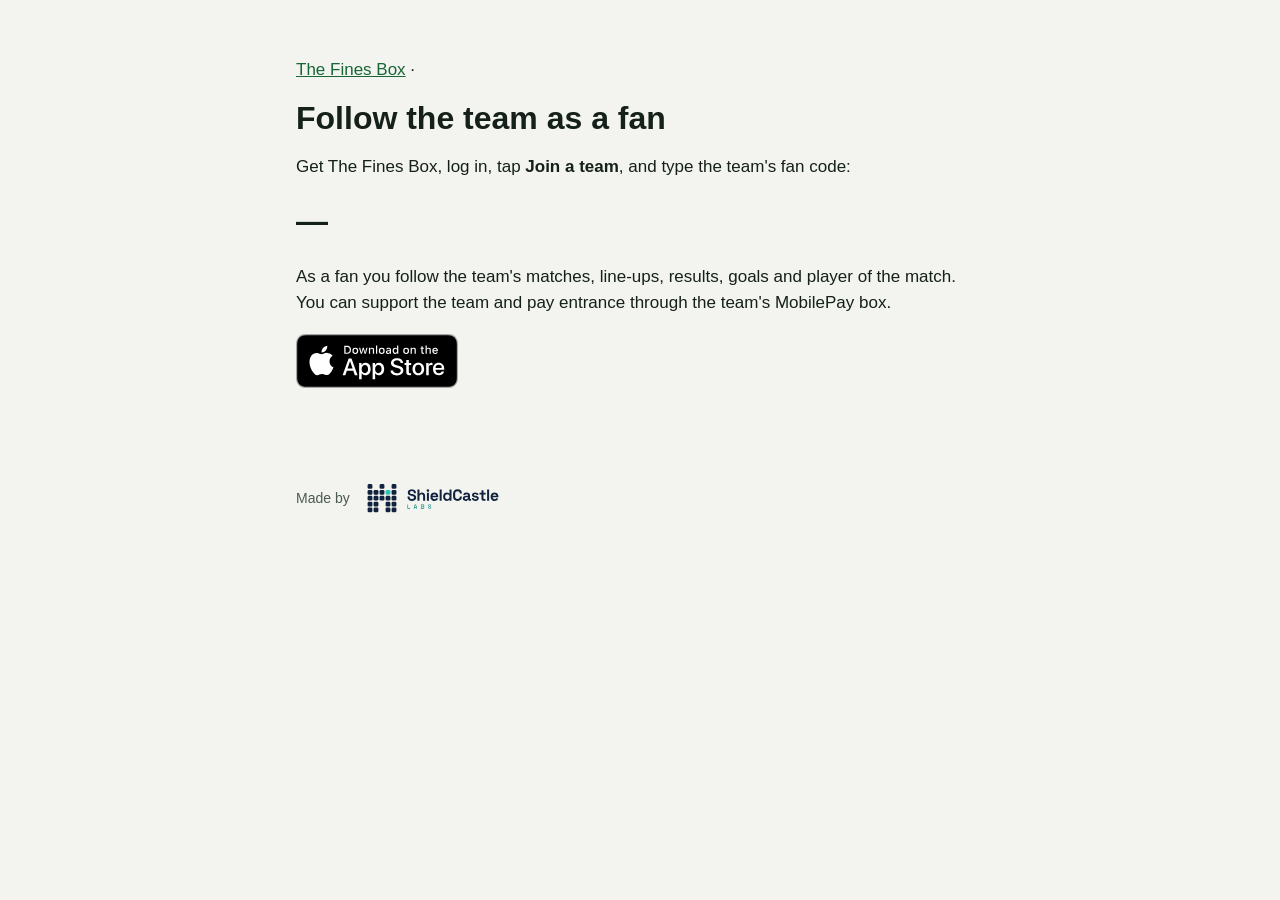
<file: fan/index.html>
<!doctype html>
<html lang="da">
  <head>
    <meta charset="utf-8" />
    <meta name="viewport" content="width=device-width, initial-scale=1" />
    <title>Følg holdet · The Fines Box</title>
    <meta name="robots" content="noindex" />
    <link rel="icon" href="/favicon.png" />
    <link rel="stylesheet" href="/style.css" />
    <style>
      .code {
        font-size: 2rem;
        font-weight: 800;
        letter-spacing: 0.15em;
        margin: 0.5rem 0 1rem;
      }
    </style>
  </head>
  <body>
    <!-- The fan QR code and the fan link (round 12) lead here: thefinesbox.com/fan/#CODE.
         The code after # stays in the browser (it is never sent to any server). The page shows
         it, so a fan can type it in the app. Published with the website at release. -->
    <main>
      <p><a href="/da/">The Fines Box</a> · <a href="#" id="english" lang="en">English</a></p>
      <h1 id="title">Følg holdet som fan</h1>
      <p id="intro">Hent The Fines Box, log ind, tryk <strong>Bliv medlem af et hold</strong>, og skriv holdets fankode:</p>
      <p class="code" id="code">—</p>
      <p id="what">Som fan følger du holdets kampe, startopstillinger, resultater, mål og kampens
        spiller. Du kan støtte holdet og betale entré via holdets MobilePay-boks.</p>
      <p id="store"><a href="https://apps.apple.com/dk/app/id6829148710"><img id="badge"
        src="/img/app-store-badge-da.svg" height="54" alt="Hent i App Store" /></a></p>
    </main>
    <footer>
      <span id="madeBy">Lavet af</span>
      <img src="/shieldcastle-labs.svg" alt="ShieldCastle Labs" width="145" height="44" />
    </footer>
    <script>
      // The code from the link, shown as K7MQ-2XPA. Only letters and digits are kept.
      var raw = (location.hash || "").replace(/[^A-Za-z0-9]/g, "").toUpperCase().slice(0, 8);
      if (raw.length === 8) document.getElementById("code").textContent = raw.slice(0, 4) + "-" + raw.slice(4);

      // English on request (or when the phone is English).
      function english() {
        document.documentElement.lang = "en";
        document.title = "Follow the team · The Fines Box";
        document.getElementById("title").textContent = "Follow the team as a fan";
        document.getElementById("intro").innerHTML =
          "Get The Fines Box, log in, tap <strong>Join a team</strong>, and type the team's fan code:";
        document.getElementById("what").textContent =
          "As a fan you follow the team's matches, line-ups, results, goals and player of the match. You can support the team and pay entrance through the team's MobilePay box.";
        var badge = document.getElementById("badge");
        badge.src = "/img/app-store-badge-en.svg";
        badge.alt = "Download on the App Store";
        document.getElementById("madeBy").textContent = "Made by";
        document.getElementById("english").style.display = "none";
      }
      document.getElementById("english").addEventListener("click", function (event) {
        event.preventDefault();
        english();
      });
      if (!/^da\b/i.test(navigator.language || "da")) english();
    </script>
  </body>
</html>
</file>
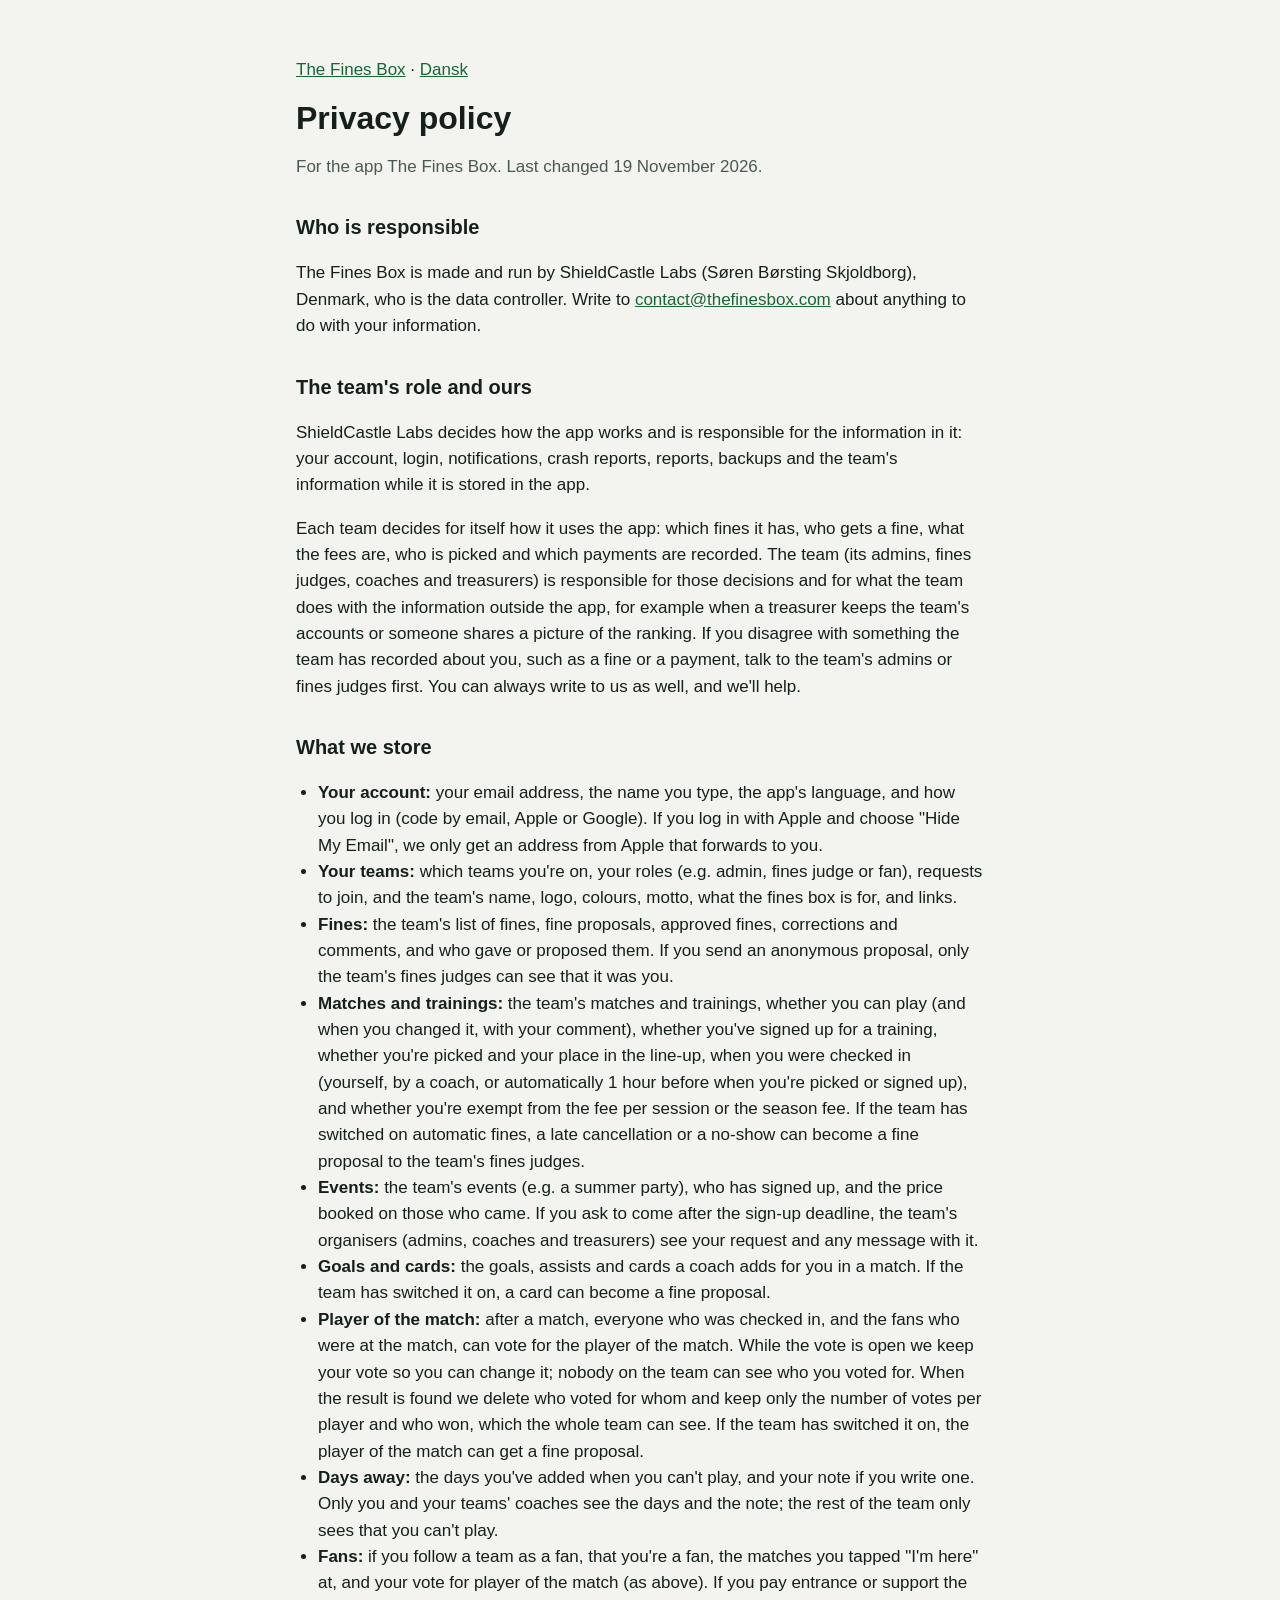
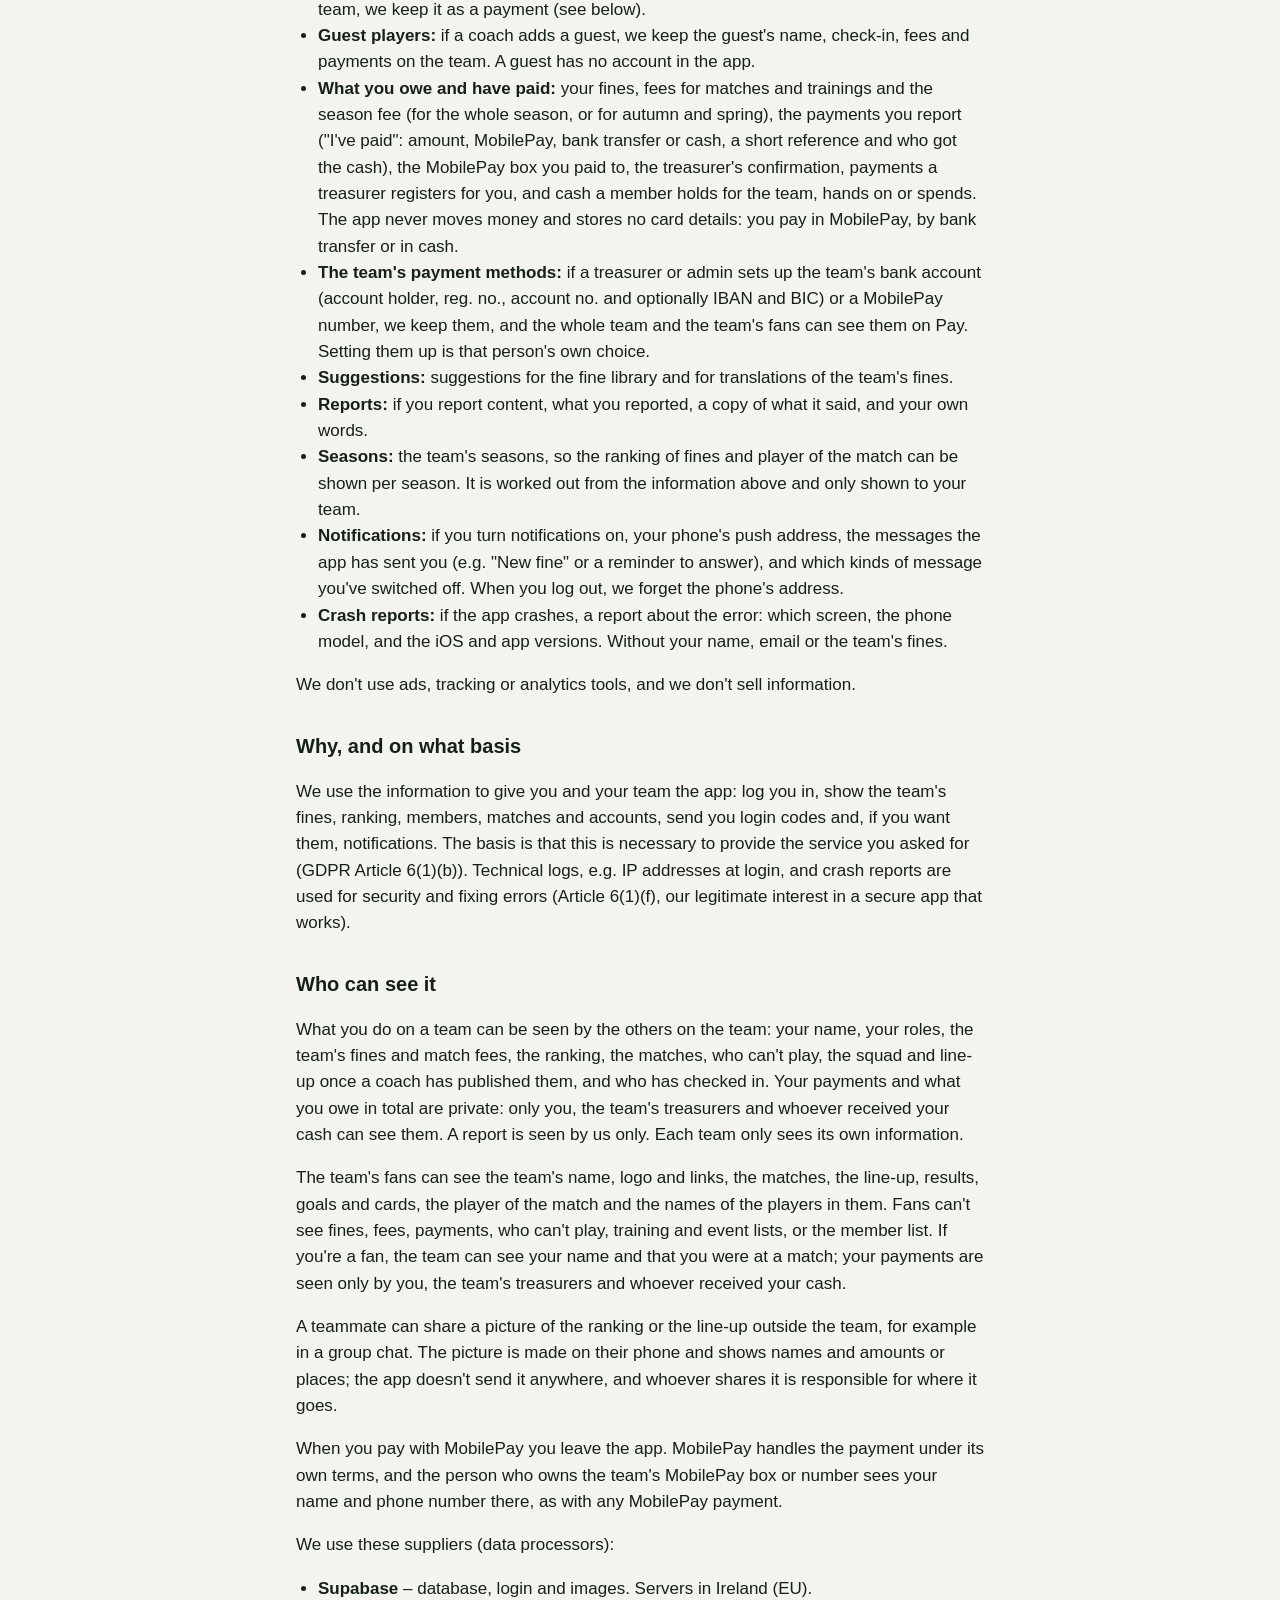
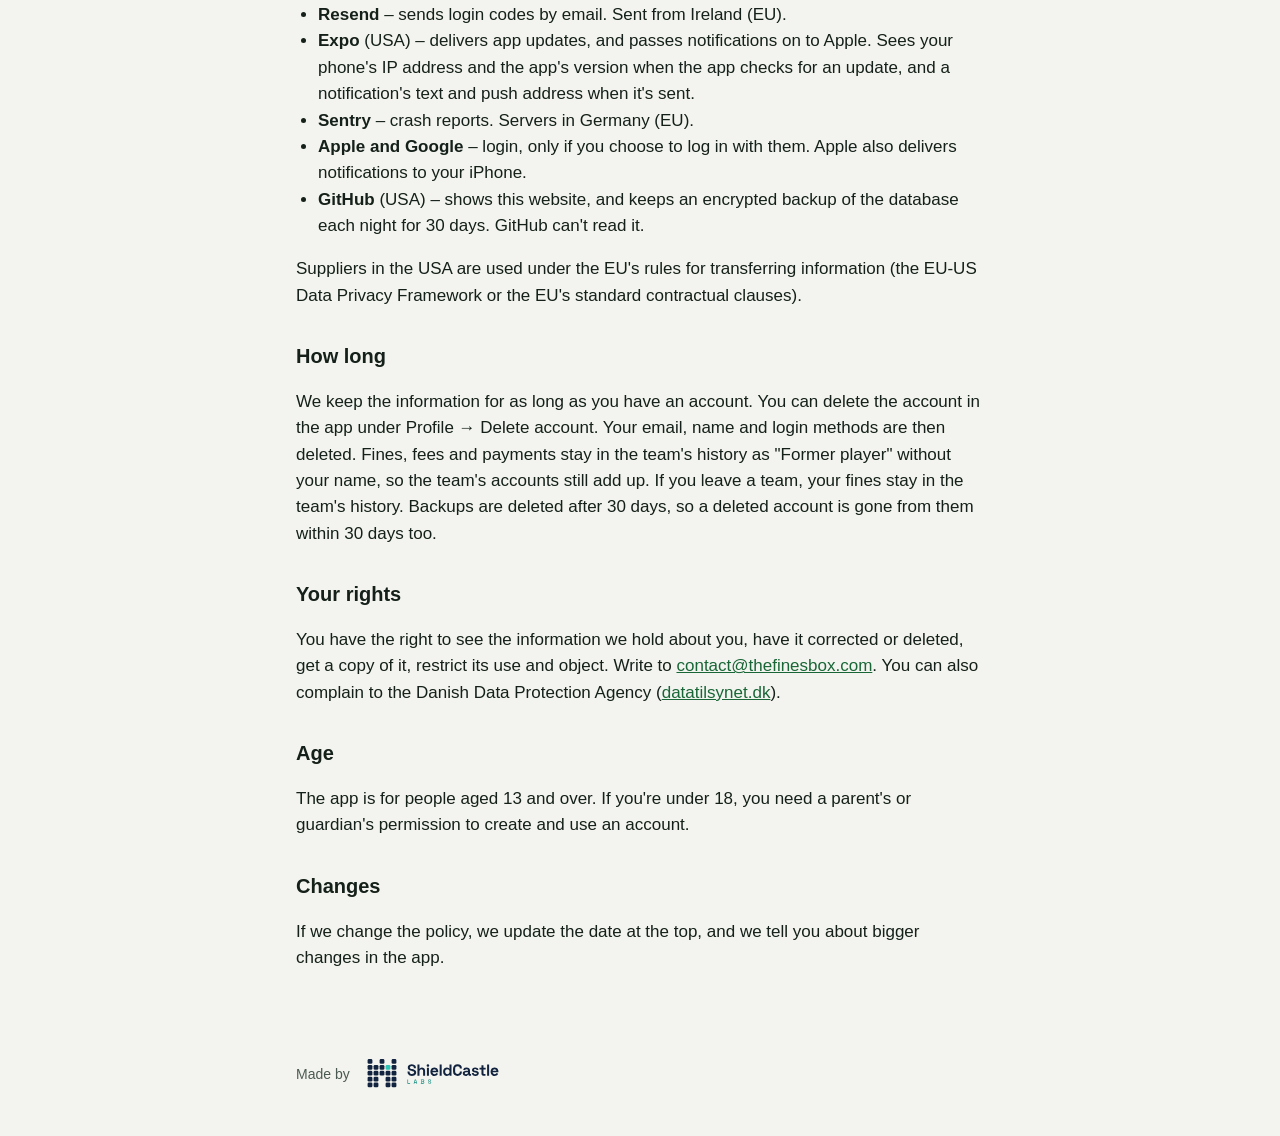
<file: privacy.html>
<!doctype html>
<html lang="en">
  <head>
    <meta charset="utf-8" />
    <meta name="viewport" content="width=device-width, initial-scale=1" />
    <title>Privacy policy · The Fines Box</title>
    <link rel="icon" href="favicon.png" />
    <link rel="stylesheet" href="style.css" />
  </head>
  <body>
    <main>
      <p><a href="/">The Fines Box</a> · <a href="privatliv.html" lang="da">Dansk</a></p>
      <h1>Privacy policy</h1>
      <p class="muted">For the app The Fines Box. Last changed 19 November 2026.</p>

      <h2>Who is responsible</h2>
      <p>The Fines Box is made and run by ShieldCastle Labs (Søren Børsting Skjoldborg), Denmark, who is the data controller. Write to
        <a href="mailto:contact@thefinesbox.com">contact@thefinesbox.com</a> about anything to do
        with your information.</p>

      <h2>The team's role and ours</h2>
      <p>ShieldCastle Labs decides how the app works and is responsible for the information in
        it: your account, login, notifications, crash reports, reports, backups and the team's
        information while it is stored in the app.</p>
      <p>Each team decides for itself how it uses the app: which fines it has, who gets a fine,
        what the fees are, who is picked and which payments are recorded. The team (its admins,
        fines judges, coaches and treasurers) is responsible for those decisions and for what the
        team does with the information outside the app, for example when a treasurer keeps the
        team's accounts or someone shares a picture of the ranking. If you disagree with something
        the team has recorded about you, such as a fine or a payment, talk to the team's admins or
        fines judges first. You can always write to us as well, and we'll help.</p>

      <h2>What we store</h2>
      <ul>
        <li><strong>Your account:</strong> your email address, the name you type, the app's
          language, and how you log in (code by email, Apple or Google). If you log in with Apple
          and choose "Hide My Email", we only get an address from Apple that forwards to you.</li>
        <li><strong>Your teams:</strong> which teams you're on, your roles (e.g. admin, fines
          judge or fan), requests to join, and the team's name, logo, colours, motto, what the fines box is for, and links.</li>
        <li><strong>Fines:</strong> the team's list of fines, fine proposals, approved fines,
          corrections and comments, and who gave or proposed them. If you send an anonymous
          proposal, only the team's fines judges can see that it was you.</li>
        <li><strong>Matches and trainings:</strong> the team's matches and trainings, whether you
          can play (and when you changed it, with your comment), whether you've signed up for a
          training, whether you're picked and your place in the line-up, when you were checked in
          (yourself, by a coach, or automatically 1 hour before when you're picked or signed up),
          and whether you're exempt from the fee per session or the season fee. If the team has
          switched on automatic fines, a late cancellation or a no-show can become a fine proposal
          to the team's fines judges.</li>
        <li><strong>Events:</strong> the team's events (e.g. a summer party), who has signed up,
          and the price booked on those who came. If you ask to come after the sign-up deadline,
          the team's organisers (admins, coaches and treasurers) see your request and any
          message with it.</li>
        <li><strong>Goals and cards:</strong> the goals, assists and cards a coach adds for you in
          a match. If the team has switched it on, a card can become a fine proposal.</li>
        <li><strong>Player of the match:</strong> after a match, everyone who was checked in, and
          the fans who were at the match, can vote for the player of the match. While the vote is open we keep your vote so you can
          change it; nobody on the team can see who you voted for. When the result is found we
          delete who voted for whom and keep only the number of votes per player and who won,
          which the whole team can see. If the team has switched it on, the player of the match
          can get a fine proposal.</li>
        <li><strong>Days away:</strong> the days you've added when you can't play, and your note
          if you write one. Only you and your teams' coaches see the days and the note; the rest
          of the team only sees that you can't play.</li>
        <li><strong>Fans:</strong> if you follow a team as a fan, that you're a fan, the matches
          you tapped "I'm here" at, and your vote for player of the match (as above). If you pay
          entrance or support the team, we keep it as a payment (see below).</li>
        <li><strong>Guest players:</strong> if a coach adds a guest, we keep the guest's name,
          check-in, fees and payments on the team. A guest has no account in the app.</li>
        <li><strong>What you owe and have paid:</strong> your fines, fees for matches and
          trainings and the season fee (for the whole season, or for autumn and spring), the payments
          you report ("I've paid": amount, MobilePay, bank transfer or cash, a short reference and who got the
          cash), the MobilePay box you paid to, the treasurer's confirmation, payments a treasurer registers for you, and cash a
          member holds for the team, hands on or spends. The app never moves money and stores no
          card details: you pay in MobilePay, by bank transfer or in cash.</li>
        <li><strong>The team's payment methods:</strong> if a treasurer or admin sets up the team's
          bank account (account holder, reg. no., account no. and optionally IBAN and BIC) or a
          MobilePay number, we keep them, and the whole team and the team's fans can see them on
          Pay. Setting them up is that person's own choice.</li>
        <li><strong>Suggestions:</strong> suggestions for the fine library and for translations of
          the team's fines.</li>
        <li><strong>Reports:</strong> if you report content, what you reported, a copy of what it
          said, and your own words.</li>
        <li><strong>Seasons:</strong> the team's seasons, so the ranking of fines and player of
          the match can be shown per season. It is worked out from the information above and
          only shown to your team.</li>
        <li><strong>Notifications:</strong> if you turn notifications on, your phone's push
          address, the messages the app has sent you (e.g. "New fine" or a reminder to answer),
          and which kinds of message you've switched off. When you log out, we forget the phone's
          address.</li>
        <li><strong>Crash reports:</strong> if the app crashes, a report about the error: which
          screen, the phone model, and the iOS and app versions. Without your name, email or the
          team's fines.</li>
      </ul>
      <p>We don't use ads, tracking or analytics tools, and we don't sell information.</p>

      <h2>Why, and on what basis</h2>
      <p>We use the information to give you and your team the app: log you in, show the team's
        fines, ranking, members, matches and accounts, send you login codes and, if you want them,
        notifications. The
        basis is that this is necessary to provide the service you asked for (GDPR Article
        6(1)(b)). Technical logs, e.g. IP addresses at login, and crash reports are used for
        security and fixing errors (Article 6(1)(f), our legitimate interest in a secure app that
        works).</p>

      <h2>Who can see it</h2>
      <p>What you do on a team can be seen by the others on the team: your name, your roles, the
        team's fines and match fees, the ranking, the matches, who can't play, the squad and
        line-up once a coach has published them, and who has checked in. Your payments and what
        you owe in total are private: only you, the team's treasurers and whoever received your
        cash can see them. A report is seen by us only. Each team only sees its own
        information.</p>
      <p>The team's fans can see the team's name, logo and links, the matches, the line-up,
        results, goals and cards, the player of the match and the names of the players in them.
        Fans can't see fines, fees, payments, who can't play, training and event lists, or the
        member list. If you're a fan, the team can see your name and that you were at a match;
        your payments are seen only by you, the team's treasurers and whoever received your
        cash.</p>
      <p>A teammate can share a picture of the ranking or the line-up outside the team, for
        example in a group chat. The picture is made on their phone and shows names and amounts
        or places; the app doesn't send it anywhere, and whoever shares it is responsible for
        where it goes.</p>
      <p>When you pay with MobilePay you leave the app. MobilePay handles the payment under its
        own terms, and the person who owns the team's MobilePay box or number sees your name and phone
        number there, as with any MobilePay payment.</p>
      <p>We use these suppliers (data processors):</p>
      <ul>
        <li><strong>Supabase</strong> – database, login and images. Servers in Ireland (EU).</li>
        <li><strong>Resend</strong> – sends login codes by email. Sent from Ireland (EU).</li>
        <li><strong>Expo</strong> (USA) – delivers app updates, and passes notifications on to
          Apple. Sees your phone's IP address and the app's version when the app checks for an
          update, and a notification's text and push address when it's sent.</li>
        <li><strong>Sentry</strong> – crash reports. Servers in Germany (EU).</li>
        <li><strong>Apple and Google</strong> – login, only if you choose to log in with them.
          Apple also delivers notifications to your iPhone.</li>
        <li><strong>GitHub</strong> (USA) – shows this website, and keeps an encrypted backup of the
          database each night for 30 days. GitHub can't read it.</li>
      </ul>
      <p>Suppliers in the USA are used under the EU's rules for transferring information (the
        EU-US Data Privacy Framework or the EU's standard contractual clauses).</p>

      <h2>How long</h2>
      <p>We keep the information for as long as you have an account. You can delete the account
        in the app under Profile → Delete account. Your email, name and login methods are then
        deleted. Fines, fees and payments stay in the team's history as "Former player" without your
        name, so the team's accounts still add up. If you leave a team, your fines stay in the
        team's history. Backups are deleted after 30 days, so a deleted account is gone from them
        within 30 days too.</p>

      <h2>Your rights</h2>
      <p>You have the right to see the information we hold about you, have it corrected or
        deleted, get a copy of it, restrict its use and object. Write to
        <a href="mailto:contact@thefinesbox.com">contact@thefinesbox.com</a>. You can also complain
        to the Danish Data Protection Agency (<a href="https://www.datatilsynet.dk">datatilsynet.dk</a>).</p>

      <h2>Age</h2>
      <p>The app is for people aged 13 and over. If you're under 18, you need a parent's or
        guardian's permission to create and use an account.</p>

      <h2>Changes</h2>
      <p>If we change the policy, we update the date at the top, and we tell you about bigger
        changes in the app.</p>
    </main>
    <footer>
      <span>Made by</span>
      <img src="shieldcastle-labs.svg" alt="ShieldCastle Labs" width="145" height="44" />
    </footer>
  </body>
</html>
</file>
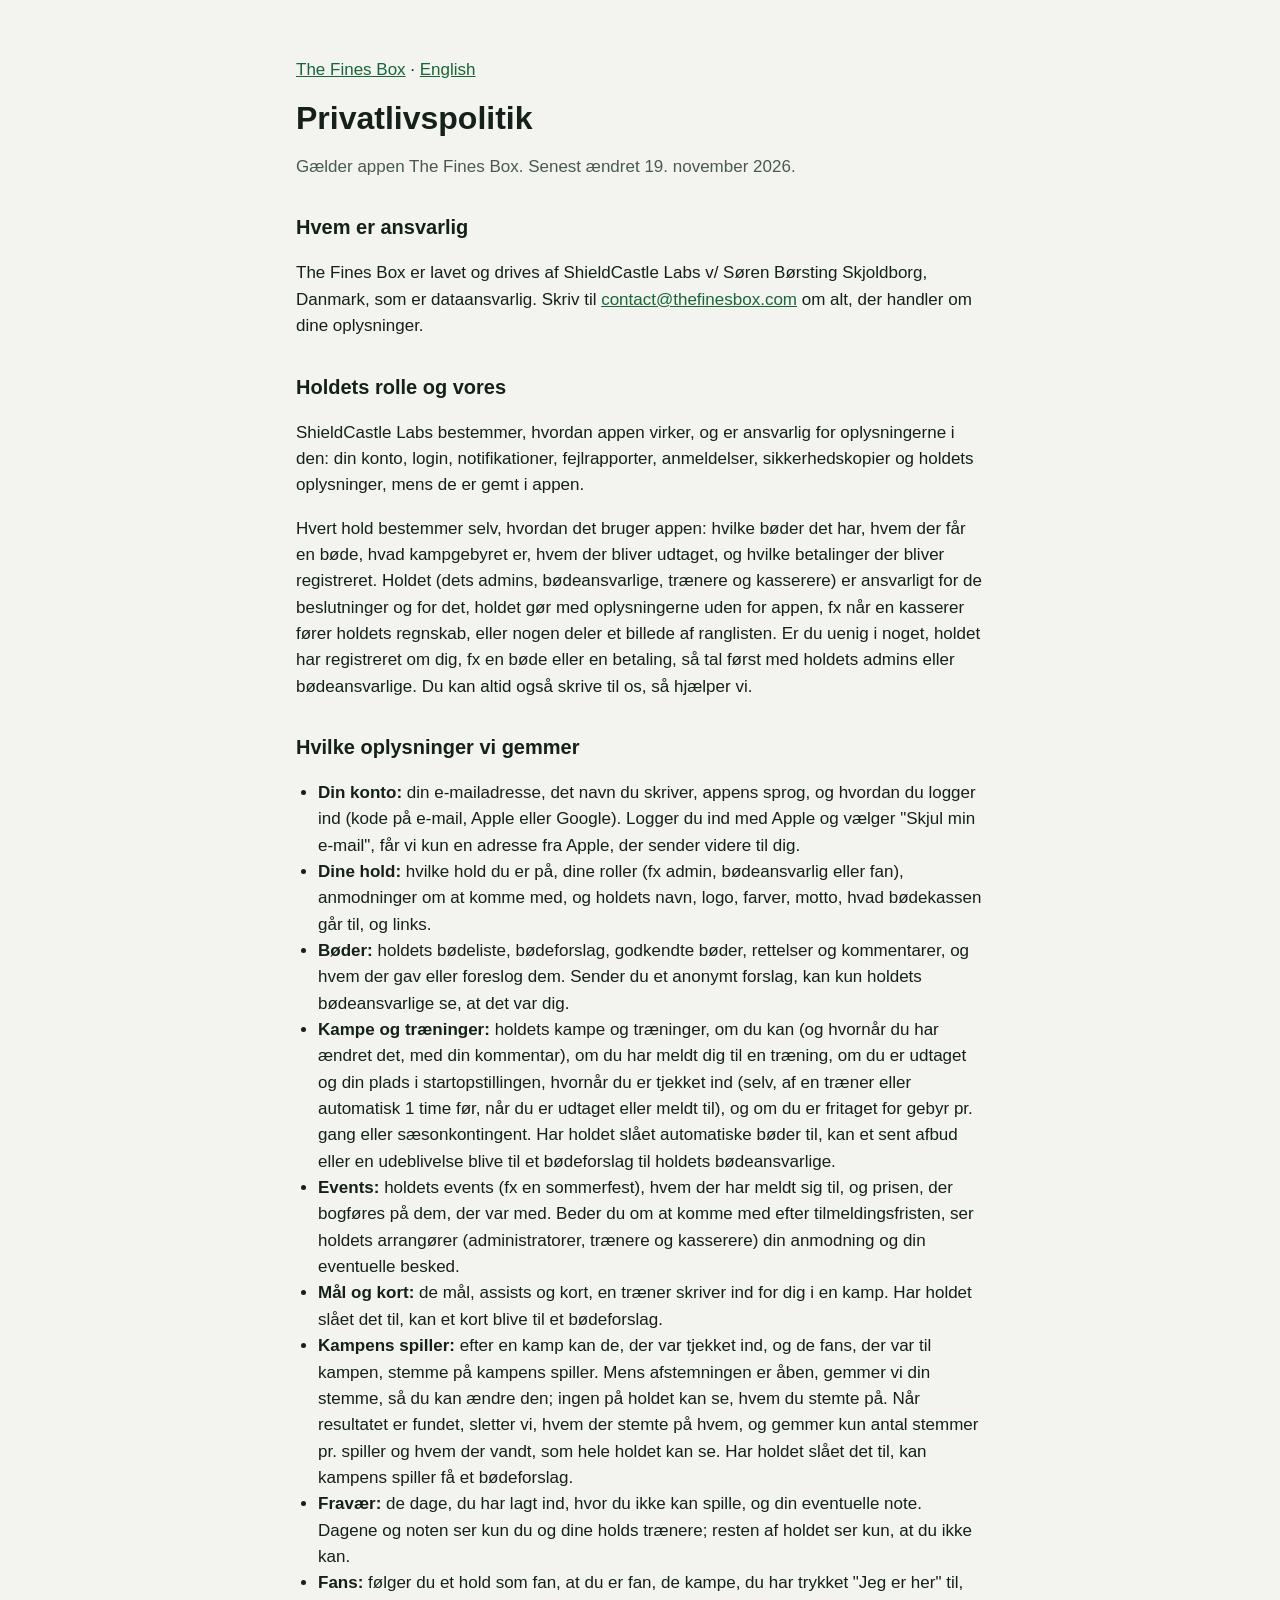
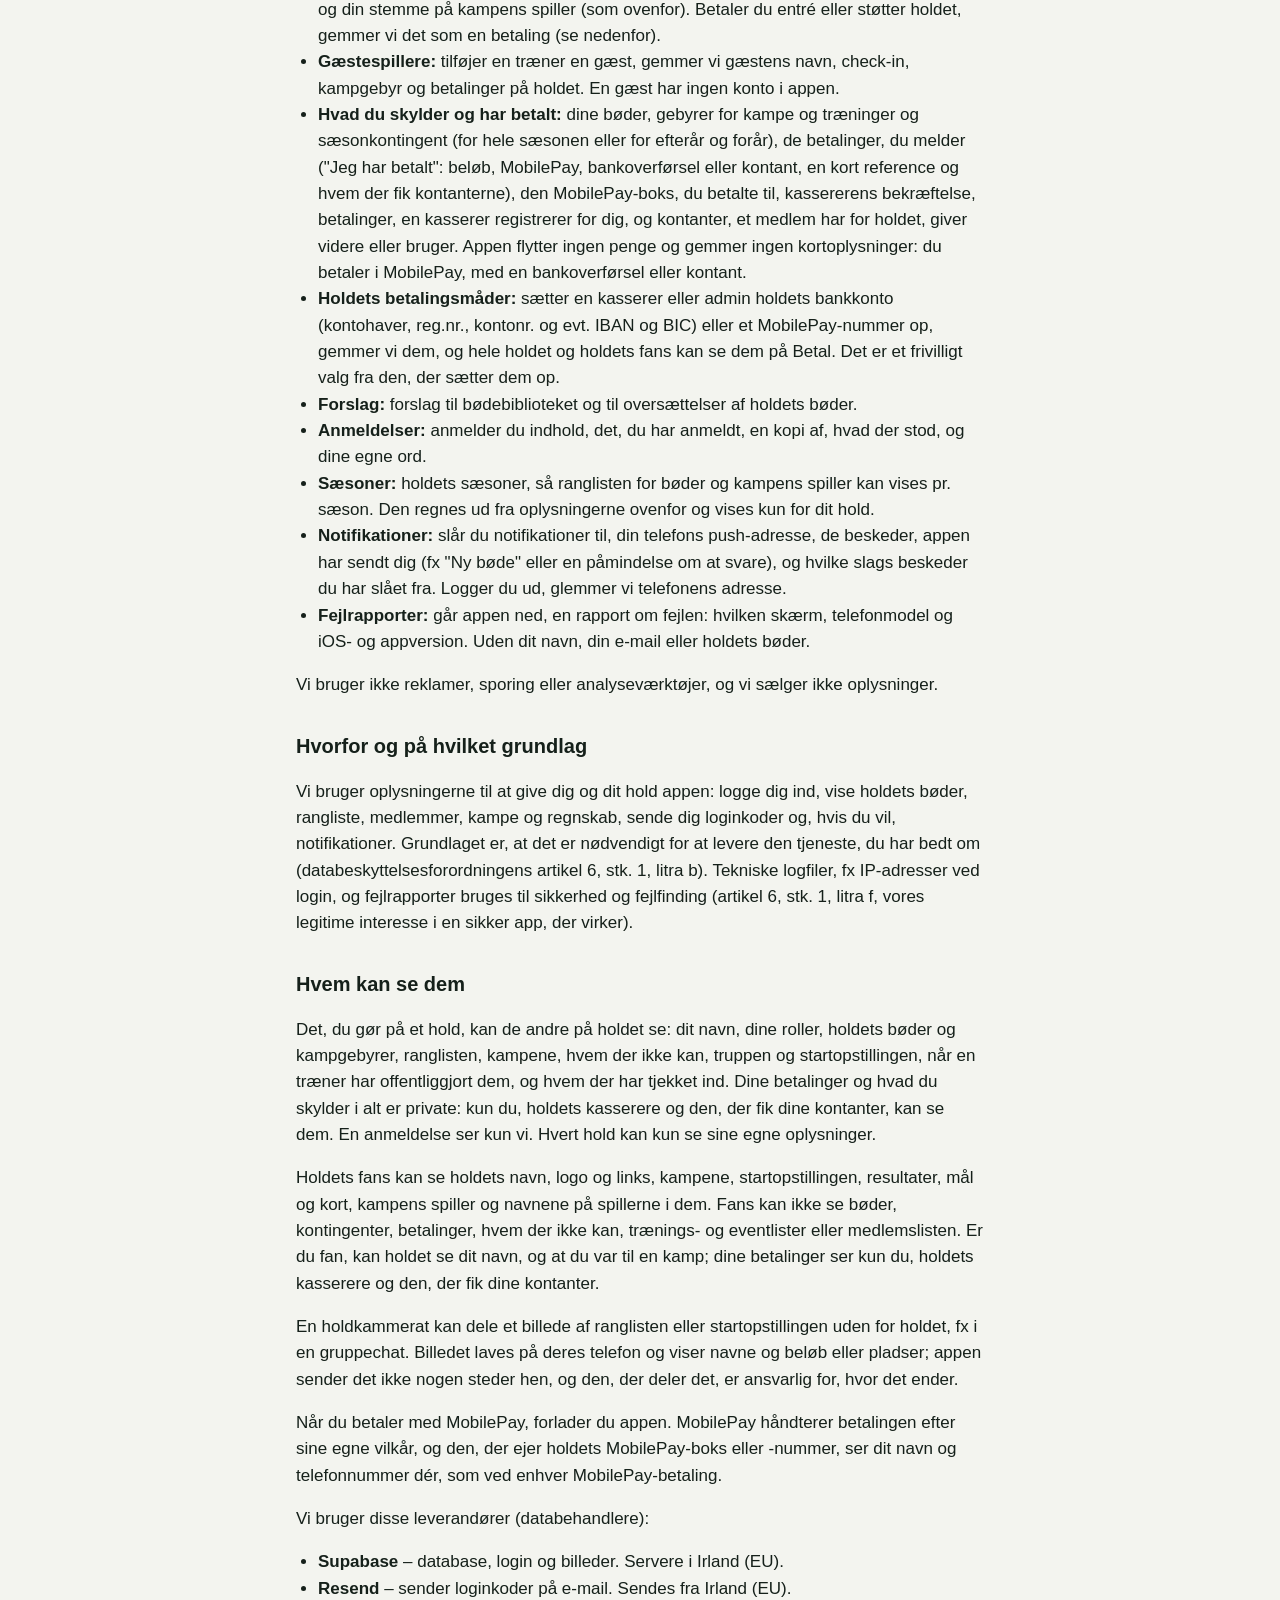
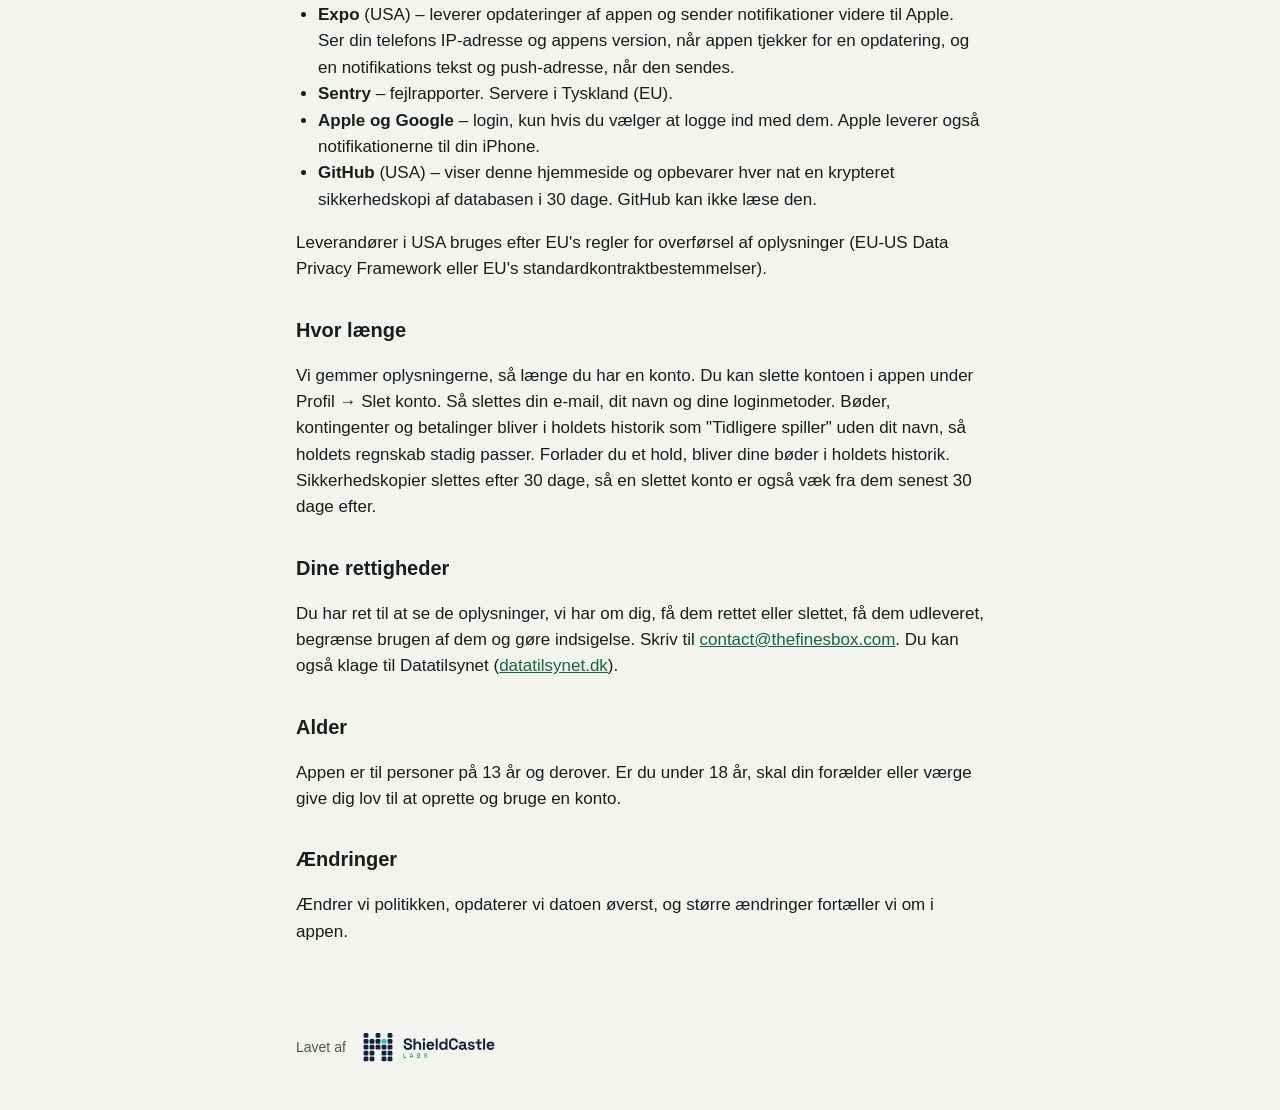
<file: privatliv.html>
<!doctype html>
<html lang="da">
  <head>
    <meta charset="utf-8" />
    <meta name="viewport" content="width=device-width, initial-scale=1" />
    <title>Privatlivspolitik · The Fines Box</title>
    <link rel="icon" href="favicon.png" />
    <link rel="stylesheet" href="style.css" />
  </head>
  <body>
    <main>
      <p><a href="/da/">The Fines Box</a> · <a href="privacy.html" lang="en">English</a></p>
      <h1>Privatlivspolitik</h1>
      <p class="muted">Gælder appen The Fines Box. Senest ændret 19. november 2026.</p>

      <h2>Hvem er ansvarlig</h2>
      <p>The Fines Box er lavet og drives af ShieldCastle Labs v/ Søren Børsting Skjoldborg, Danmark, som er dataansvarlig. Skriv til
        <a href="mailto:contact@thefinesbox.com">contact@thefinesbox.com</a> om alt, der handler om
        dine oplysninger.</p>

      <h2>Holdets rolle og vores</h2>
      <p>ShieldCastle Labs bestemmer, hvordan appen virker, og er ansvarlig for oplysningerne i
        den: din konto, login, notifikationer, fejlrapporter, anmeldelser, sikkerhedskopier og
        holdets oplysninger, mens de er gemt i appen.</p>
      <p>Hvert hold bestemmer selv, hvordan det bruger appen: hvilke bøder det har, hvem der får
        en bøde, hvad kampgebyret er, hvem der bliver udtaget, og hvilke betalinger der bliver
        registreret. Holdet (dets admins, bødeansvarlige, trænere og kasserere) er ansvarligt for
        de beslutninger og for det, holdet gør med oplysningerne uden for appen, fx når en
        kasserer fører holdets regnskab, eller nogen deler et billede af ranglisten. Er du uenig i
        noget, holdet har registreret om dig, fx en bøde eller en betaling, så tal først med
        holdets admins eller bødeansvarlige. Du kan altid også skrive til os, så hjælper vi.</p>

      <h2>Hvilke oplysninger vi gemmer</h2>
      <ul>
        <li><strong>Din konto:</strong> din e-mailadresse, det navn du skriver, appens sprog, og
          hvordan du logger ind (kode på e-mail, Apple eller Google). Logger du ind med Apple og
          vælger "Skjul min e-mail", får vi kun en adresse fra Apple, der sender videre til dig.</li>
        <li><strong>Dine hold:</strong> hvilke hold du er på, dine roller (fx admin,
          bødeansvarlig eller fan), anmodninger om at komme med, og holdets navn, logo, farver, motto, hvad bødekassen går til, og links.</li>
        <li><strong>Bøder:</strong> holdets bødeliste, bødeforslag, godkendte bøder, rettelser og
          kommentarer, og hvem der gav eller foreslog dem. Sender du et anonymt forslag, kan kun
          holdets bødeansvarlige se, at det var dig.</li>
        <li><strong>Kampe og træninger:</strong> holdets kampe og træninger, om du kan (og hvornår
          du har ændret det, med din kommentar), om du har meldt dig til en træning, om du er
          udtaget og din plads i startopstillingen, hvornår du er tjekket ind (selv, af en træner
          eller automatisk 1 time før, når du er udtaget eller meldt til), og om du er fritaget for
          gebyr pr. gang eller sæsonkontingent. Har holdet slået automatiske bøder til, kan et
          sent afbud eller en udeblivelse blive til et bødeforslag til holdets bødeansvarlige.</li>
        <li><strong>Events:</strong> holdets events (fx en sommerfest), hvem der har meldt sig
          til, og prisen, der bogføres på dem, der var med. Beder du om at komme med efter
          tilmeldingsfristen, ser holdets arrangører (administratorer, trænere og kasserere) din
          anmodning og din eventuelle besked.</li>
        <li><strong>Mål og kort:</strong> de mål, assists og kort, en træner skriver ind for dig
          i en kamp. Har holdet slået det til, kan et kort blive til et bødeforslag.</li>
        <li><strong>Kampens spiller:</strong> efter en kamp kan de, der var tjekket ind, og de
          fans, der var til kampen, stemme på kampens spiller. Mens afstemningen er åben, gemmer vi din stemme, så du kan ændre den;
          ingen på holdet kan se, hvem du stemte på. Når resultatet er fundet, sletter vi, hvem der
          stemte på hvem, og gemmer kun antal stemmer pr. spiller og hvem der vandt, som hele
          holdet kan se. Har holdet slået det til, kan kampens spiller få et bødeforslag.</li>
        <li><strong>Fravær:</strong> de dage, du har lagt ind, hvor du ikke kan spille, og din
          eventuelle note. Dagene og noten ser kun du og dine holds trænere; resten af holdet ser
          kun, at du ikke kan.</li>
        <li><strong>Fans:</strong> følger du et hold som fan, at du er fan, de kampe, du har
          trykket "Jeg er her" til, og din stemme på kampens spiller (som ovenfor). Betaler du
          entré eller støtter holdet, gemmer vi det som en betaling (se nedenfor).</li>
        <li><strong>Gæstespillere:</strong> tilføjer en træner en gæst, gemmer vi gæstens navn,
          check-in, kampgebyr og betalinger på holdet. En gæst har ingen konto i appen.</li>
        <li><strong>Hvad du skylder og har betalt:</strong> dine bøder, gebyrer for kampe og
          træninger og sæsonkontingent (for hele sæsonen eller for efterår og forår), de
          betalinger, du melder ("Jeg har betalt": beløb, MobilePay, bankoverførsel eller kontant, en kort
          reference og hvem der fik kontanterne), den MobilePay-boks, du betalte til,
          kassererens bekræftelse, betalinger, en kasserer
          registrerer for dig, og kontanter, et medlem har for holdet, giver videre eller bruger.
          Appen flytter ingen penge og gemmer ingen kortoplysninger: du betaler i MobilePay, med
          en bankoverførsel eller kontant.</li>
        <li><strong>Holdets betalingsmåder:</strong> sætter en kasserer eller admin holdets
          bankkonto (kontohaver, reg.nr., kontonr. og evt. IBAN og BIC) eller et MobilePay-nummer
          op, gemmer vi dem, og hele holdet og holdets fans kan se dem på Betal. Det er et frivilligt
          valg fra den, der sætter dem op.</li>
        <li><strong>Forslag:</strong> forslag til bødebiblioteket og til oversættelser af holdets
          bøder.</li>
        <li><strong>Anmeldelser:</strong> anmelder du indhold, det, du har anmeldt, en kopi af,
          hvad der stod, og dine egne ord.</li>
        <li><strong>Sæsoner:</strong> holdets sæsoner, så ranglisten for bøder og kampens
          spiller kan vises pr. sæson. Den regnes ud fra oplysningerne ovenfor og vises kun for
          dit hold.</li>
        <li><strong>Notifikationer:</strong> slår du notifikationer til, din telefons
          push-adresse, de beskeder, appen har sendt dig (fx "Ny bøde" eller en påmindelse om at
          svare), og hvilke slags beskeder du har slået fra. Logger du ud, glemmer vi telefonens
          adresse.</li>
        <li><strong>Fejlrapporter:</strong> går appen ned, en rapport om fejlen: hvilken skærm,
          telefonmodel og iOS- og appversion. Uden dit navn, din e-mail eller holdets bøder.</li>
      </ul>
      <p>Vi bruger ikke reklamer, sporing eller analyseværktøjer, og vi sælger ikke oplysninger.</p>

      <h2>Hvorfor og på hvilket grundlag</h2>
      <p>Vi bruger oplysningerne til at give dig og dit hold appen: logge dig ind, vise holdets
        bøder, rangliste, medlemmer, kampe og regnskab, sende dig loginkoder og, hvis du vil, notifikationer.
        Grundlaget er, at det er nødvendigt for at levere den tjeneste, du har bedt om
        (databeskyttelsesforordningens artikel 6, stk. 1, litra b). Tekniske logfiler, fx
        IP-adresser ved login, og fejlrapporter bruges til sikkerhed og fejlfinding (artikel 6,
        stk. 1, litra f, vores legitime interesse i en sikker app, der virker).</p>

      <h2>Hvem kan se dem</h2>
      <p>Det, du gør på et hold, kan de andre på holdet se: dit navn, dine roller, holdets bøder
        og kampgebyrer, ranglisten, kampene, hvem der ikke kan, truppen og startopstillingen,
        når en træner har offentliggjort dem, og hvem der har tjekket ind. Dine betalinger og hvad
        du skylder i alt er private: kun du, holdets kasserere og den, der fik dine kontanter, kan
        se dem. En anmeldelse ser kun vi. Hvert hold kan kun se sine egne oplysninger.</p>
      <p>Holdets fans kan se holdets navn, logo og links, kampene, startopstillingen, resultater,
        mål og kort, kampens spiller og navnene på spillerne i dem. Fans kan ikke se bøder,
        kontingenter, betalinger, hvem der ikke kan, trænings- og eventlister eller
        medlemslisten. Er du fan, kan holdet se dit navn, og at du var til en kamp; dine
        betalinger ser kun du, holdets kasserere og den, der fik dine kontanter.</p>
      <p>En holdkammerat kan dele et billede af ranglisten eller startopstillingen uden for
        holdet, fx i en gruppechat. Billedet laves på deres telefon og viser navne og beløb eller
        pladser; appen sender det ikke nogen steder hen, og den, der deler det, er ansvarlig for,
        hvor det ender.</p>
      <p>Når du betaler med MobilePay, forlader du appen. MobilePay håndterer betalingen efter
        sine egne vilkår, og den, der ejer holdets MobilePay-boks eller -nummer, ser dit navn og telefonnummer
        dér, som ved enhver MobilePay-betaling.</p>
      <p>Vi bruger disse leverandører (databehandlere):</p>
      <ul>
        <li><strong>Supabase</strong> – database, login og billeder. Servere i Irland (EU).</li>
        <li><strong>Resend</strong> – sender loginkoder på e-mail. Sendes fra Irland (EU).</li>
        <li><strong>Expo</strong> (USA) – leverer opdateringer af appen og sender notifikationer
          videre til Apple. Ser din telefons IP-adresse og appens version, når appen tjekker for en
          opdatering, og en notifikations tekst og push-adresse, når den sendes.</li>
        <li><strong>Sentry</strong> – fejlrapporter. Servere i Tyskland (EU).</li>
        <li><strong>Apple og Google</strong> – login, kun hvis du vælger at logge ind med dem.
          Apple leverer også notifikationerne til din iPhone.</li>
        <li><strong>GitHub</strong> (USA) – viser denne hjemmeside og opbevarer hver nat en krypteret
          sikkerhedskopi af databasen i 30 dage. GitHub kan ikke læse den.</li>
      </ul>
      <p>Leverandører i USA bruges efter EU's regler for overførsel af oplysninger
        (EU-US Data Privacy Framework eller EU's standardkontraktbestemmelser).</p>

      <h2>Hvor længe</h2>
      <p>Vi gemmer oplysningerne, så længe du har en konto. Du kan slette kontoen i appen under
        Profil → Slet konto. Så slettes din e-mail, dit navn og dine loginmetoder. Bøder, kontingenter
        og betalinger bliver i holdets historik som "Tidligere spiller" uden dit navn, så holdets
        regnskab stadig passer. Forlader du et hold, bliver dine bøder i holdets historik. Sikkerhedskopier slettes efter
        30 dage, så en slettet konto er også væk fra dem senest 30 dage efter.</p>

      <h2>Dine rettigheder</h2>
      <p>Du har ret til at se de oplysninger, vi har om dig, få dem rettet eller slettet, få dem
        udleveret, begrænse brugen af dem og gøre indsigelse. Skriv til
        <a href="mailto:contact@thefinesbox.com">contact@thefinesbox.com</a>. Du kan også klage til
        Datatilsynet (<a href="https://www.datatilsynet.dk">datatilsynet.dk</a>).</p>

      <h2>Alder</h2>
      <p>Appen er til personer på 13 år og derover. Er du under 18 år, skal din forælder eller
        værge give dig lov til at oprette og bruge en konto.</p>

      <h2>Ændringer</h2>
      <p>Ændrer vi politikken, opdaterer vi datoen øverst, og større ændringer fortæller vi om i
        appen.</p>
    </main>
    <footer>
      <span>Lavet af</span>
      <img src="shieldcastle-labs.svg" alt="ShieldCastle Labs" width="145" height="44" />
    </footer>
  </body>
</html>
</file>
<file: site.css>
/* thefinesbox.com, direction A "Klubhus" (Søren's choice, 2026-11-04): the app's own look.
   Layout idea: the phone is the hero, with the icon's yellow and red cards behind it. */

/* The app's font, served from thefinesbox.com itself (website/tools/make-assets.py), so a visit
   sends nothing to Google. */
@font-face { font-family: "Plus Jakarta Sans"; font-weight: 400; font-display: swap; src: url("/fonts/plus-jakarta-sans-400.woff2") format("woff2"); }
@font-face { font-family: "Plus Jakarta Sans"; font-weight: 700; font-display: swap; src: url("/fonts/plus-jakarta-sans-700.woff2") format("woff2"); }
@font-face { font-family: "Plus Jakarta Sans"; font-weight: 800; font-display: swap; src: url("/fonts/plus-jakarta-sans-800.woff2") format("woff2"); }

:root {
  --bg: #F3F4EF;
  --surface: #FFFFFF;
  --ink: #15201A;
  --muted: #59655D;
  --line: #DCE1D7;
  --accent: #1E7A43;
  --accent-ink: #FFFFFF;
  --accent-soft: #E1EEE5;
  --yellow: #F2B705;
  --yellow-soft: #FFF3C4;
  --red: #D9363E;
  --gold: #F3D06A;
  --silver: #DCE0D9;
  --bronze: #EBC6A3;
  --bezel: #1B211D;
  --font: "Plus Jakarta Sans", "Segoe UI", system-ui, -apple-system, sans-serif;
  --radius: 22px;
  --shadow: 0 18px 40px -18px rgba(21, 32, 26, 0.35);
  color-scheme: light;
}

* { box-sizing: border-box; }
html { -webkit-text-size-adjust: 100%; }
body {
  margin: 0;
  background: var(--bg);
  color: var(--ink);
  font-family: var(--font);
  font-size: 17px;
  line-height: 1.55;
  overflow-x: hidden;
}
img { max-width: 100%; display: block; }
a { color: inherit; }
:focus-visible { outline: 3px solid var(--accent); outline-offset: 3px; border-radius: 6px; }
h1, h2, h3 { text-wrap: balance; margin: 0; }
p { margin: 0; }
.num { font-variant-numeric: tabular-nums; }
.wrap { width: min(1120px, 100% - 32px); margin-inline: auto; }
.small { font-size: 14px; color: var(--muted); }

/* ---------- Nav ---------- */
.nav .wrap { display: flex; align-items: center; gap: 12px; padding: 18px 0; }
.brand { display: flex; align-items: center; gap: 10px; font-weight: 800; text-decoration: none; }
.brand svg { width: 34px; height: 34px; border-radius: 9px; }
.nav .lang { margin-left: auto; font-size: 15px; font-weight: 700; text-decoration: none; padding: 6px 12px; border-radius: 999px; border: 1px solid var(--line); }
.nav .lang:hover { background: var(--surface); }

/* ---------- Hero ---------- */
.hero .wrap { display: grid; gap: 40px; padding: 24px 0 56px; align-items: center; }
@media (min-width: 900px) { .hero .wrap { grid-template-columns: 1.05fr 0.95fr; padding-top: 48px; } }
.eyebrow { font-size: 14px; font-weight: 700; color: var(--accent); letter-spacing: 0.02em; }
.hero h1 { margin-top: 14px; font-size: clamp(2.6rem, 8vw, 4.6rem); line-height: 1.02; font-weight: 800; letter-spacing: -0.035em; }
.hero h1 em { font-style: normal; color: var(--accent); }
.lede { margin-top: 20px; font-size: 19px; color: var(--muted); max-width: 34ch; }
.lede strong { color: var(--ink); font-weight: 700; }
.hero-actions { margin-top: 28px; display: flex; flex-wrap: wrap; align-items: center; gap: 12px 18px; }
.badge {
  display: inline-flex; align-items: center; gap: 10px;
  padding: 10px 18px 10px 14px; border-radius: 14px;
  background: var(--ink); color: var(--bg);
  font-size: 13px; line-height: 1.2;
}
.badge b { display: block; font-size: 17px; font-weight: 800; }
.badge svg { width: 22px; height: 22px; }

/* The hero stage: the phone, the proposal card and the week's mini leaderboard. */
.stage { position: relative; display: grid; place-items: center; min-height: 560px; }
.deco-cards { position: absolute; inset: 0; pointer-events: none; }
.deco-cards span { position: absolute; width: 46%; aspect-ratio: 5 / 7; border-radius: 26px; top: 10%; }
.deco-cards .y { background: var(--yellow); left: 4%; transform: rotate(-12deg); }
.deco-cards .r { background: var(--red); right: 4%; transform: rotate(12deg); }
/* A fine icon on each big card, where the phone doesn't cover it: low on the yellow, high on the
   red. Only on wide screens: below that the cards barely show beside the phone. */
.deco-cards svg { display: none; position: absolute; width: 28%; height: auto; }
@media (min-width: 1200px) { .deco-cards svg { display: block; } }
.deco-cards .y svg { left: 6%; top: 46%; width: 24%; color: #1B1A12; opacity: 0.8; }
.deco-cards .r svg { right: 9%; top: 7%; color: #FFFFFF; opacity: 0.9; }

.phone {
  --pw: 250px;
  position: relative; z-index: 1;
  width: var(--pw);
  padding: calc(var(--pw) * 0.035);
  border-radius: calc(var(--pw) * 0.16);
  background: var(--bezel);
  box-shadow: var(--shadow);
  margin: 0;
}
.phone::before {
  content: ""; position: absolute; z-index: 2; left: 50%; top: calc(var(--pw) * 0.055);
  width: 30%; height: calc(var(--pw) * 0.075); transform: translateX(-50%);
  background: #000; border-radius: 999px;
}
.phone img { width: 100%; height: auto; border-radius: calc(var(--pw) * 0.125); }
@media (min-width: 900px) { .stage .phone { --pw: 290px; } }

.notice {
  position: absolute; z-index: 3; top: 6%; left: 0;
  width: min(300px, 86%);
  background: var(--surface); color: var(--ink);
  border-radius: 18px; padding: 14px 16px;
  box-shadow: var(--shadow);
  display: grid; grid-template-columns: auto 1fr; gap: 4px 12px; align-items: center;
  font-size: 14px; line-height: 1.35;
}
.notice .av { grid-row: span 2; width: 40px; height: 40px; border-radius: 50%; display: grid; place-items: center; font-weight: 800; font-size: 14px; background: var(--accent-soft); color: var(--accent); }
.notice .t { font-weight: 800; }
.notice .d { color: var(--muted); }
.notice .status {
  grid-column: 1 / -1; margin-top: 8px; justify-self: start;
  font-size: 13px; font-weight: 700; padding: 4px 10px; border-radius: 999px;
  background: var(--yellow-soft); color: var(--ink);
  transition: background-color 0.4s ease, color 0.4s ease;
}
.notice.approved .status { background: var(--accent); color: var(--accent-ink); }

.mini {
  position: absolute; z-index: 3; bottom: 4%; right: 0;
  width: min(250px, 78%);
  background: var(--surface); border-radius: 18px; padding: 12px 14px 8px;
  box-shadow: var(--shadow); font-size: 14px;
}
.mini-title { font-size: 12px; font-weight: 700; color: var(--muted); text-transform: uppercase; letter-spacing: 0.08em; }
.mini ol { list-style: none; padding: 0; margin: 6px 0 0; position: relative; height: 132px; }
.mini li {
  position: absolute; left: 0; right: 0; height: 44px;
  display: grid; grid-template-columns: 22px 1fr auto; align-items: center; gap: 8px;
  transform: translateY(calc(var(--pos) * 44px));
  transition: transform 0.7s cubic-bezier(0.2, 0.8, 0.2, 1);
  border-top: 1px solid var(--line);
}
.mini li .rank { font-weight: 800; color: var(--muted); }
.mini li .who { font-weight: 700; white-space: nowrap; overflow: hidden; text-overflow: ellipsis; }
.mini li .amt { font-weight: 800; font-variant-numeric: tabular-nums; }
.mini li.climber .who::after { content: " \2191"; color: var(--accent); }
.replay {
  position: absolute; z-index: 3; bottom: -8px; left: 0;
  font: inherit; font-size: 13px; font-weight: 700; cursor: pointer;
  background: none; border: 0; color: var(--muted); text-decoration: underline; padding: 6px 0;
}

/* ---------- Rotating fine ---------- */
.rotator { padding: 56px 0; border-block: 1px solid var(--line); }
.rotator h2 { font-size: clamp(2rem, 6vw, 3.6rem); line-height: 1.08; letter-spacing: -0.03em; font-weight: 800; }
.word { display: inline-block; color: var(--accent); }
.word.swap { animation: wordIn 0.45s cubic-bezier(0.2, 0.8, 0.2, 1); }
@keyframes wordIn { from { opacity: 0; transform: translateY(0.35em); } to { opacity: 1; transform: none; } }
.rotator p { margin-top: 16px; color: var(--muted); max-width: 52ch; }

/* ---------- Sections ---------- */
.section { padding: 72px 0; }
.section h2 { font-size: clamp(1.9rem, 5vw, 3rem); line-height: 1.1; letter-spacing: -0.03em; font-weight: 800; max-width: 22ch; }
.section .intro { margin-top: 14px; color: var(--muted); max-width: 56ch; }

/* How it works: on a phone a row of cards you swipe; on a laptop the phone stays put and its
   screen changes as each step scrolls past. */
.how-phone { display: none; }
.steps-row {
  list-style: none;
  margin: 36px -16px 0;
  display: grid; grid-auto-flow: column; grid-auto-columns: minmax(250px, 78%);
  gap: 16px; overflow-x: auto; scroll-snap-type: x mandatory;
  padding: 4px 16px 20px;
}
.step {
  scroll-snap-align: start;
  background: var(--surface); border-radius: var(--radius); padding: 22px 20px 0;
  display: flex; flex-direction: column; gap: 10px; overflow: hidden;
}
.step .n {
  width: 34px; height: 34px; border-radius: 50%; display: grid; place-items: center;
  background: var(--accent); color: var(--accent-ink); font-weight: 800; font-size: 15px;
}
.step h3 { font-size: 20px; font-weight: 800; letter-spacing: -0.01em; }
.step p { font-size: 15px; color: var(--muted); }
.step .phone { --pw: 200px; margin: 12px auto -60px; }

@media (min-width: 900px) {
  .how-grid { display: grid; grid-template-columns: 0.85fr 1.15fr; gap: 56px; margin-top: 24px; }
  .how-phone { display: block; position: sticky; top: 72px; align-self: start; padding: 24px 0; }
  .how-phone .phone { --pw: 280px; margin-inline: auto; }
  .how-phone .phone img { transition: opacity 0.45s ease; }
  .how-phone .phone img + img { position: absolute; inset: calc(var(--pw) * 0.035); width: calc(100% - var(--pw) * 0.07); }
  .how-phone .phone img:not(.active) { opacity: 0; }
  .steps-row { display: block; margin: 0; padding: 0; overflow: visible; }
  .step {
    min-height: 62vh; padding: 0; background: none; border-radius: 0; overflow: visible;
    justify-content: center; opacity: 0.35; transition: opacity 0.35s ease;
  }
  .step.active { opacity: 1; }
  .step h3 { font-size: 30px; letter-spacing: -0.02em; }
  .step p { font-size: 18px; max-width: 34ch; }
  .step .step-phone { display: none; }
}

/* ---------- Band of fines ---------- */
.band { padding: 26px 0 34px; overflow: hidden; }
.band-label { font-size: 13px; font-weight: 700; color: var(--muted); text-transform: uppercase; letter-spacing: 0.1em; margin-bottom: 16px; }
.band-track { display: flex; gap: 14px; width: max-content; padding: 8px 0; animation: slide 46s linear infinite; }
.band:hover .band-track { animation-play-state: paused; }
@keyframes slide { to { transform: translateX(-50%); } }
.fcard {
  flex: none; width: 150px; min-height: 196px; padding: 16px 14px;
  border-radius: 14px; display: flex; flex-direction: column; justify-content: space-between;
  background: var(--yellow); color: #1B1A12;
}
.fcard:nth-child(odd) { transform: rotate(-3deg); }
.fcard:nth-child(even) { transform: rotate(2.5deg); }
.fcard.red { background: var(--red); color: #FFFFFF; }
.fcard svg { flex: none; width: 34px; height: 34px; margin-bottom: 12px; }
.fcard b { font-size: 17px; line-height: 1.2; font-weight: 800; overflow-wrap: anywhere; hyphens: auto; margin-bottom: auto; padding-bottom: 12px; }
.fcard span { font-size: 15px; font-weight: 700; font-variant-numeric: tabular-nums; opacity: 0.85; }

/* ---------- Leaderboard ---------- */
.board-grid { margin-top: 36px; display: grid; gap: 20px; }
@media (min-width: 900px) { .board-grid { grid-template-columns: 1.2fr 0.8fr; align-items: start; } }
.panel { background: var(--surface); border-radius: var(--radius); padding: 22px; }
.panel-head { display: flex; justify-content: space-between; align-items: baseline; gap: 12px; font-weight: 700; }
.panel-head .num { font-weight: 800; }
.podium { margin-top: 18px; display: grid; grid-template-columns: repeat(3, 1fr); align-items: end; gap: 8px; text-align: center; }
.pod .av { width: 52px; height: 52px; margin: 0 auto 6px; border-radius: 50%; display: grid; place-items: center; font-weight: 800; background: var(--accent-soft); color: var(--accent); }
.pod .name { font-weight: 700; font-size: 15px; line-height: 1.2; }
.pod .amt { font-weight: 800; font-size: 15px; font-variant-numeric: tabular-nums; }
.pod .block { margin-top: 8px; border-radius: 10px 10px 0 0; display: grid; place-items: center; font-weight: 800; font-size: 22px; color: #1B1A12; }
.pod.p1 .block { height: 120px; background: var(--gold); }
.pod.p2 .block { height: 84px; background: var(--silver); }
.pod.p3 .block { height: 62px; background: var(--bronze); }
.rest { list-style: none; padding: 0; margin: 0; border-top: 1px solid var(--line); }
.rest li { display: grid; grid-template-columns: 26px 1fr auto; gap: 10px; padding: 12px 0; border-bottom: 1px solid var(--line); }
.rest .rank { color: var(--muted); font-weight: 700; }
.rest .who b { display: block; font-weight: 700; }
.rest .who span { font-size: 13px; color: var(--muted); }
.rest .amt { font-weight: 800; font-variant-numeric: tabular-nums; }
.kings { background: var(--yellow-soft); border-radius: var(--radius); padding: 20px 22px; display: grid; gap: 14px; }
.kings .k { display: flex; justify-content: space-between; align-items: end; gap: 12px; }
.kings .k small { display: block; font-size: 13px; font-weight: 700; color: var(--muted); }
.kings .k b { font-weight: 800; font-size: 18px; line-height: 1.25; }
.kings .k .num { font-weight: 800; white-space: nowrap; }

/* ---------- Match day, player of the match, money ---------- */
.feature-grid { margin-top: 36px; display: grid; gap: 32px; }
@media (min-width: 900px) {
  .feature-grid { grid-template-columns: 1fr 1fr; gap: 56px; align-items: center; }
  .feature-grid.flip > .panel { order: 2; }
}
.feats { list-style: none; margin: 0; padding: 0; display: grid; gap: 22px; }
.feats li { display: grid; grid-template-columns: auto 1fr; gap: 4px 14px; }
.feats svg { grid-row: span 2; width: 26px; height: 26px; color: var(--accent); margin-top: 2px; }
.feats b { font-weight: 800; font-size: 18px; line-height: 1.3; }
.feats p { font-size: 16px; color: var(--muted); }

.matchcard { width: 100%; max-width: 440px; justify-self: center; }
.matchcard .when { font-size: 14px; color: var(--muted); }
.shape { margin: 2px 0 12px; font-size: 14px; font-weight: 700; color: var(--accent); }
.pitch {
  position: relative; aspect-ratio: 4 / 5; border-radius: 16px; overflow: hidden;
  background: repeating-linear-gradient(180deg, #2E8B57 0 12.5%, #287D4E 12.5% 25%);
  box-shadow: inset 0 0 0 3px rgba(255, 255, 255, 0.8);
}
/* Half a pitch: the centre circle at the top, the penalty area and the goal area at the bottom. */
.pitch::before {
  content: ""; position: absolute; left: 50%; top: 0; width: 34%; aspect-ratio: 1;
  transform: translate(-50%, -50%); border: 3px solid rgba(255, 255, 255, 0.8); border-radius: 50%;
}
.pitch .box, .pitch .spot { position: absolute; bottom: 0; border: 3px solid rgba(255, 255, 255, 0.8); border-bottom: 0; }
.pitch .box { left: 20%; width: 60%; height: 20%; }
.pitch .spot { left: 36%; width: 28%; height: 8%; }
.pl {
  position: absolute; z-index: 1; transform: translate(-50%, -50%);
  display: flex; flex-direction: column; align-items: center; gap: 3px;
  font-size: 12px; font-weight: 700; color: #FFFFFF; text-shadow: 0 1px 2px rgba(0, 0, 0, 0.45);
}
.pl i {
  font-style: normal; width: 36px; height: 36px; border-radius: 50%; display: grid; place-items: center;
  background: #1D4ED8; color: #FFFFFF; font-size: 13px; font-weight: 800; text-shadow: none;
  box-shadow: 0 0 0 2px #FFFFFF;
}
.pl i.gk { background: var(--yellow); color: #1B1A12; }
.bench { margin-top: 10px; font-size: 14px; color: var(--muted); }
.avail { margin-top: 12px; padding-top: 12px; border-top: 1px solid var(--line); font-size: 14px; }
.avail > p { display: inline-flex; align-items: center; gap: 8px; margin-right: 18px; font-weight: 700; }
.dot { width: 10px; height: 10px; border-radius: 50%; }
.dot.ok { background: var(--accent); }
.dot.no { background: var(--red); }
.avail ul { list-style: none; padding: 0; margin: 8px 0 0; }
.avail li { display: flex; justify-content: space-between; gap: 12px; padding: 8px 0; border-top: 1px solid var(--line); }
.avail li span { color: var(--muted); text-align: right; }

.motm-grid { margin-top: 72px; display: grid; gap: 24px; }
@media (min-width: 900px) { .motm-grid { grid-template-columns: 1fr 1fr; gap: 56px; align-items: center; } }
.motm-grid h3 { font-size: clamp(1.6rem, 4vw, 2.3rem); line-height: 1.1; letter-spacing: -0.025em; font-weight: 800; }
.motm-grid > div > p { margin-top: 12px; color: var(--muted); max-width: 44ch; }
.motm { width: 100%; max-width: 440px; justify-self: center; }
.motm ul { list-style: none; padding: 0; margin: 16px 0 10px; display: grid; gap: 8px; }
.motm li {
  position: relative; overflow: hidden; display: flex; justify-content: space-between; gap: 12px;
  padding: 12px 14px; border-radius: 12px; background: var(--bg); font-weight: 700;
}
.motm li > span:not(.bar) { position: relative; z-index: 1; }
.motm .bar { position: absolute; inset: 0 auto 0 0; width: var(--w); background: var(--accent-soft); }
.motm li.win .bar { background: var(--gold); }
.motm .who { display: inline-flex; align-items: center; gap: 8px; }
.motm .who svg { width: 18px; height: 18px; }

/* Automatic fines: the app's list of rules, each with its fine, amount and switch. */
.autocard { width: 100%; max-width: 460px; justify-self: center; }
.autocard ul { list-style: none; padding: 0; margin: 12px 0 10px; }
.autocard li {
  display: grid; grid-template-columns: auto 1fr auto auto; align-items: center; gap: 12px;
  padding: 11px 0; border-top: 1px solid var(--line);
}
.autocard li:first-child { border-top: 0; }
.autocard .c { width: 13px; height: 18px; border-radius: 3px; background: var(--yellow); transform: rotate(8deg); }
.autocard .c.r { background: var(--red); }
.autocard .rule { min-width: 0; }
.autocard .rule b { display: block; font-size: 15px; line-height: 1.3; }
.autocard .rule small { display: block; font-size: 13px; color: var(--muted); }
.autocard .amt { font-weight: 800; font-size: 15px; white-space: nowrap; }
.autocard .sw { position: relative; width: 40px; height: 24px; border-radius: 12px; background: var(--line); }
.autocard .sw::after {
  content: ""; position: absolute; top: 3px; left: 3px; width: 18px; height: 18px; border-radius: 50%;
  background: var(--surface); box-shadow: 0 1px 3px rgba(21, 32, 26, 0.3);
}
.autocard .sw.on { background: var(--accent); }
.autocard .sw.on::after { left: 19px; }
.autocard li.off .rule b, .autocard li.off .amt { color: var(--muted); }
.autocard li.off .c { opacity: 0.45; }

@media (min-width: 1000px) { .trust-grid.custom-grid { grid-template-columns: repeat(4, 1fr); } }

.section.money { background: var(--surface); }
.money .panel { background: var(--bg); }
.paycard { width: 100%; max-width: 380px; justify-self: center; }
.paycard .owe { font-size: 14px; font-weight: 700; color: var(--muted); }
.paycard .amount { margin: 2px 0 2px; font-size: 44px; line-height: 1.1; font-weight: 800; letter-spacing: -0.03em; }
.paycard .ref {
  margin-top: 18px; display: flex; justify-content: space-between; align-items: center; gap: 12px;
  background: var(--surface); border-radius: 14px; padding: 12px 14px;
}
.paycard .ref small { display: block; font-size: 12px; font-weight: 700; color: var(--muted); }
.paycard .ref b { font-size: 18px; font-weight: 800; letter-spacing: 0.04em; }
.paycard .copy { font-size: 14px; font-weight: 800; color: var(--accent); padding: 6px 12px; border-radius: 999px; background: var(--accent-soft); }
.paycard .paybtn { margin-top: 14px; padding: 14px; border-radius: 14px; background: var(--accent); color: var(--accent-ink); text-align: center; font-weight: 800; }
.paycard .alt { margin-top: 10px; text-align: center; }

.store img { height: 54px; width: auto; }

/* ---------- Trust, questions ---------- */
.trust-grid { margin-top: 32px; display: grid; gap: 14px; }
@media (min-width: 700px) { .trust-grid { grid-template-columns: repeat(2, 1fr); } }
@media (min-width: 1000px) { .trust-grid { grid-template-columns: repeat(3, 1fr); } }
.tile { background: var(--surface); border-radius: var(--radius); padding: 20px; display: grid; grid-template-columns: auto 1fr; gap: 4px 14px; }
.tile svg { grid-row: span 2; width: 26px; height: 26px; color: var(--accent); margin-top: 2px; }
.tile b { font-weight: 800; }
.tile p { font-size: 15px; color: var(--muted); }
.faq { margin-top: 28px; display: grid; gap: 10px; max-width: 760px; }
.faq details { background: var(--surface); border-radius: 16px; padding: 4px 18px; }
.faq summary { cursor: pointer; font-weight: 800; padding: 14px 0; }
.faq details p { padding: 0 0 16px; color: var(--muted); max-width: 62ch; }

/* ---------- Final call + footer ---------- */
.cta { padding: 80px 0; }
.cta .wrap { display: grid; gap: 22px; justify-items: start; }
.cta h2 { font-size: clamp(2.4rem, 7vw, 4.4rem); line-height: 1.02; letter-spacing: -0.035em; font-weight: 800; max-width: 16ch; }
footer { border-top: 1px solid var(--line); padding: 28px 0 40px; font-size: 14px; color: var(--muted); }
footer .wrap { display: flex; flex-wrap: wrap; gap: 14px 24px; align-items: center; }
footer nav { display: flex; flex-wrap: wrap; gap: 8px 18px; }
footer .maker { margin-left: auto; display: flex; align-items: center; gap: 10px; }
footer .maker img { height: 30px; width: auto; }

@media (prefers-reduced-motion: reduce) {
  .band-track { animation: none; flex-wrap: wrap; width: auto; padding-inline: 16px; }
  .band-track [aria-hidden="true"] { display: none; }
  .mini li, .notice .status, .how-phone .phone img, .step { transition: none; }
  .word.swap { animation: none; }
}
</file>
<file: style.css>
/* thefinesbox.com: the app's "Klubhus" look. System fonts only, so the page loads nothing
   from other companies (no visitor addresses sent to font services). */
:root {
  --background: #f3f4ef;
  --card: #ffffff;
  --text: #15201a;
  --muted: #4a5951;
  --border: #e3e5dd;
  --primary: #1e7a43;
  --primary-text: #186636;
  --yellow-card: #f2b705;
  --red-card: #d9363e;
}

* {
  box-sizing: border-box;
}

body {
  margin: 0;
  background: var(--background);
  color: var(--text);
  font-family: -apple-system, BlinkMacSystemFont, "Segoe UI", Roboto, Helvetica, Arial, sans-serif;
  font-size: 17px;
  line-height: 1.55;
}

main {
  max-width: 720px;
  margin: 0 auto;
  padding: 40px 16px 64px;
}

a {
  color: var(--primary-text);
}

h1 {
  font-size: 32px;
  line-height: 1.15;
  margin: 0 0 8px;
}

h2 {
  font-size: 20px;
  margin: 32px 0 8px;
}

.cards {
  display: flex;
  gap: 6px;
  margin-bottom: 20px;
}

.cards span {
  width: 30px;
  height: 42px;
  border-radius: 5px;
}

.cards .yellow {
  background: var(--yellow-card);
  transform: rotate(-8deg);
}

.cards .red {
  background: var(--red-card);
  transform: rotate(8deg);
}

.card {
  background: var(--card);
  border: 1px solid var(--border);
  border-radius: 20px;
  padding: 20px;
  margin: 24px 0;
}

.muted {
  color: var(--muted);
}

nav {
  display: flex;
  flex-wrap: wrap;
  gap: 16px;
  margin-top: 32px;
  font-size: 15px;
}

ul {
  padding-left: 22px;
}

/* "Made by" ShieldCastle Labs, the company behind the app. */
footer {
  max-width: 720px;
  margin: 0 auto;
  padding: 0 16px 40px;
  display: flex;
  align-items: center;
  gap: 10px;
  font-size: 14px;
  color: var(--muted);
}

footer img {
  display: block;
  height: 44px;
  width: auto;
}
</file>
